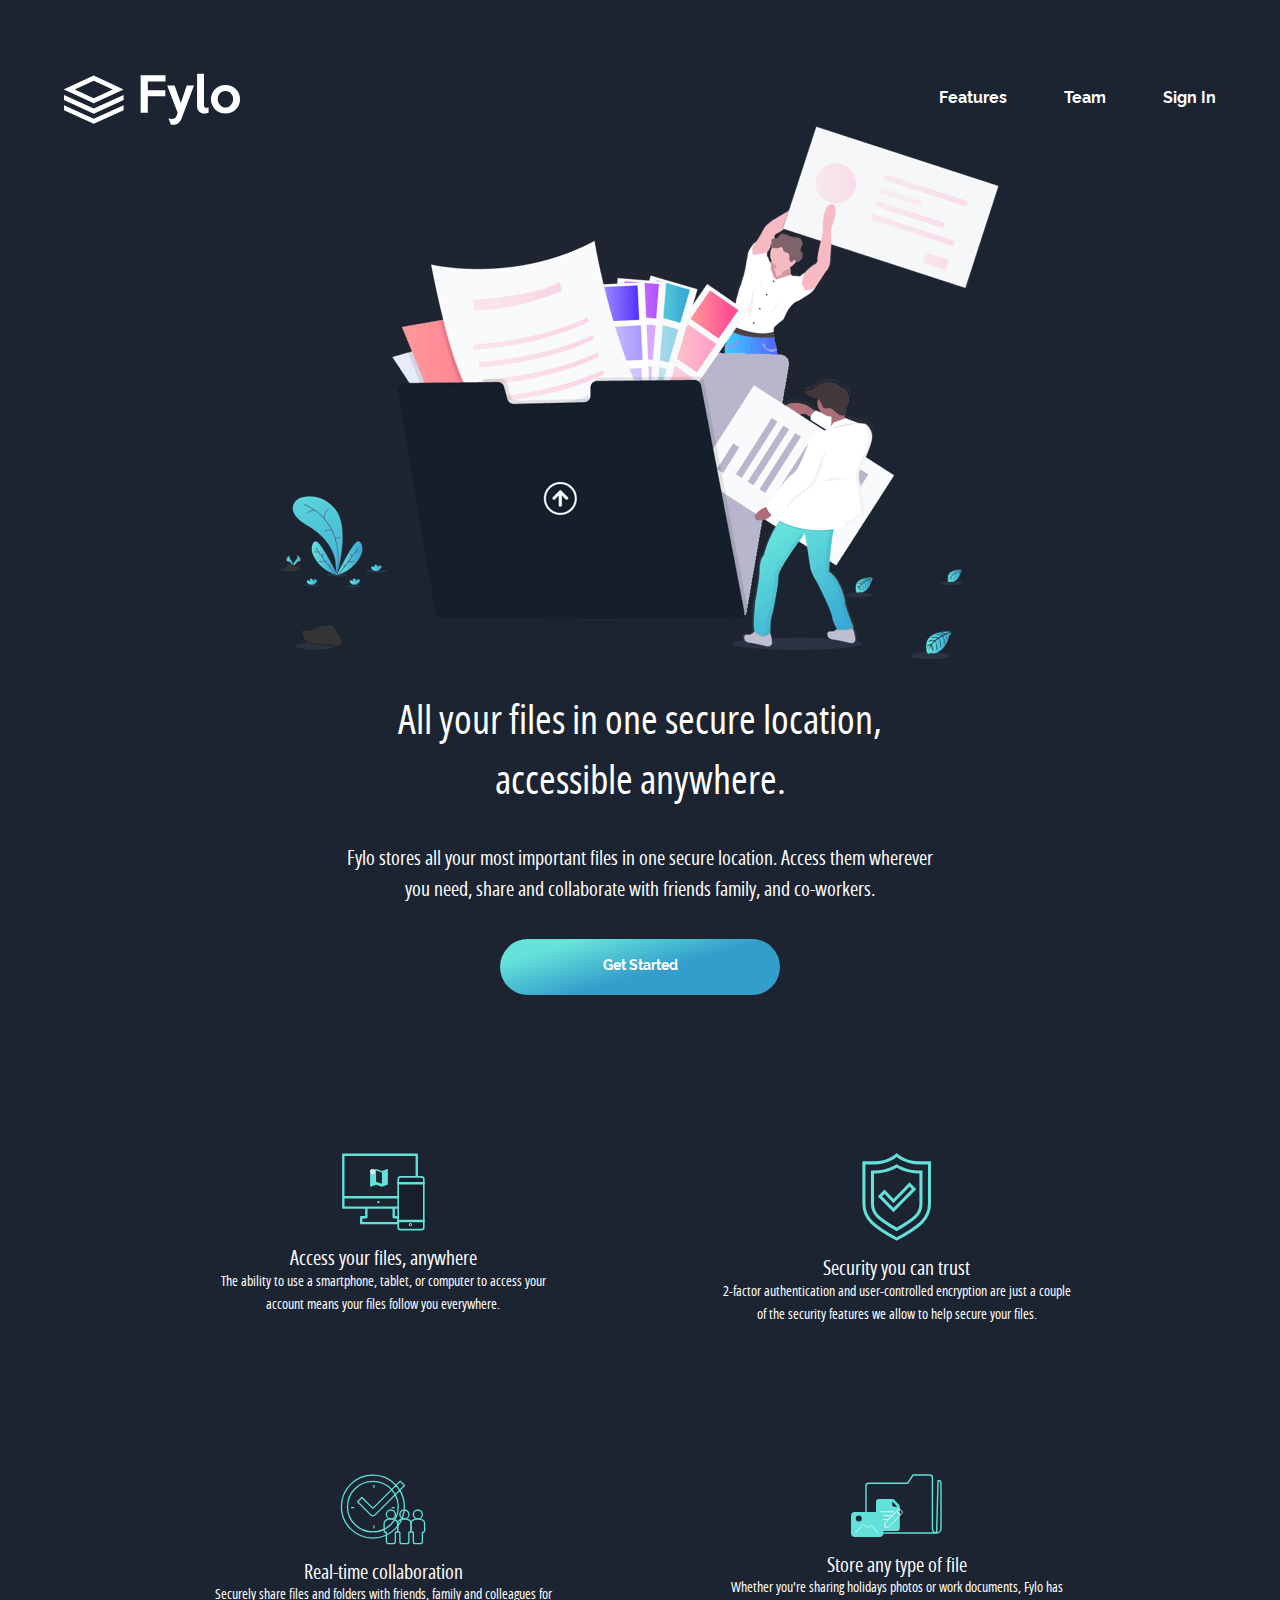
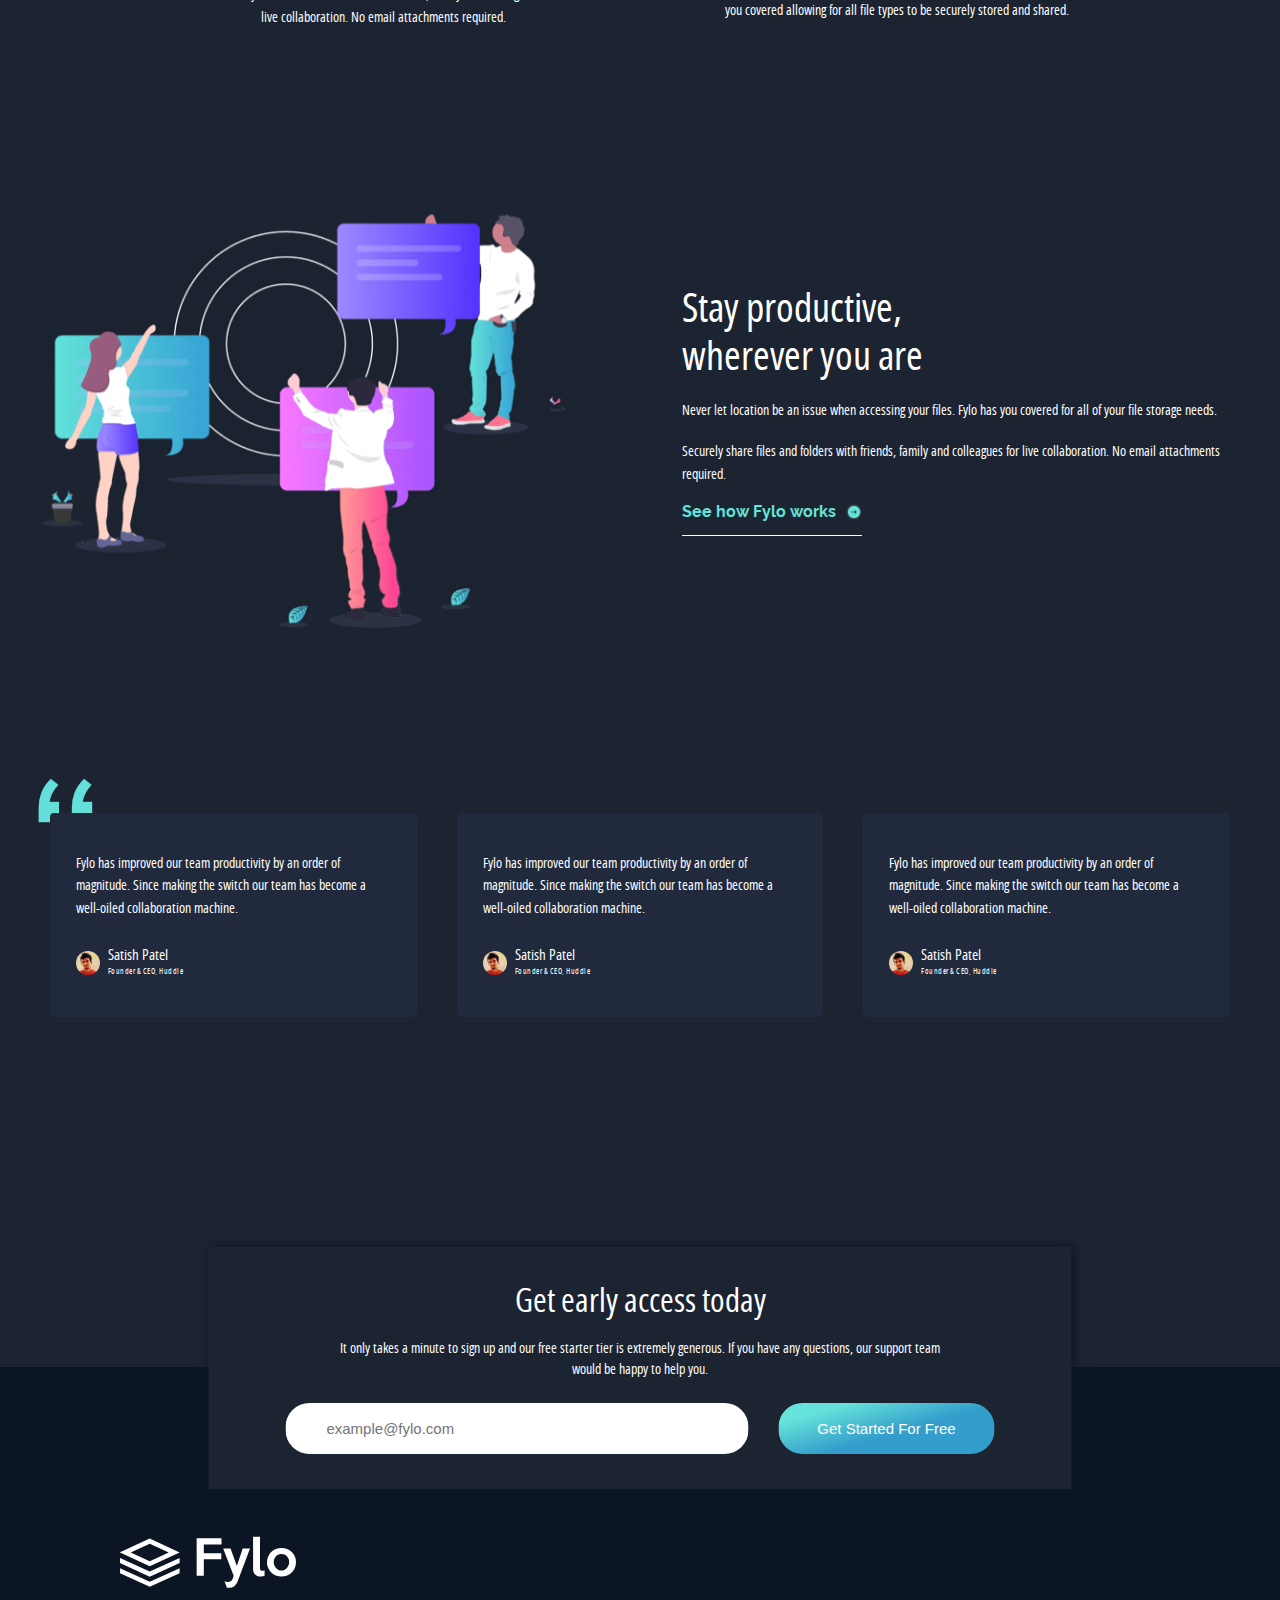
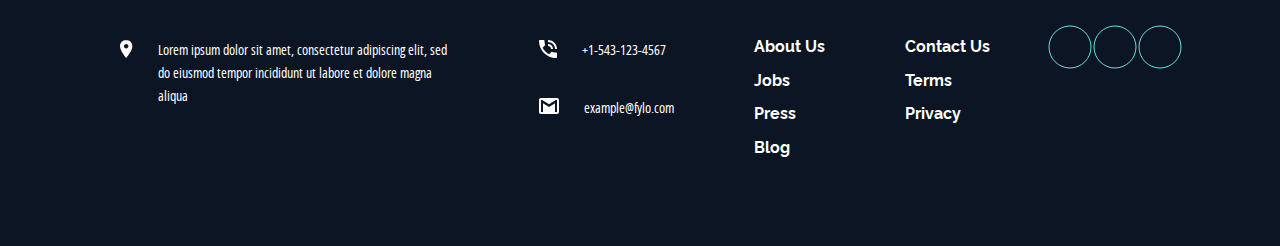
<file: index.html>
<!DOCTYPE html>
<html lang="en">
<head>
  <meta charset="UTF-8">
  <meta name="viewport" content="width=device-width, initial-scale=1.0"> <!-- displays site properly based on user's device -->
  <link rel="icon" type="image/png" sizes="32x32" href="./images/favicon-32x32.png">
  <link rel="stylesheet" href="fonts/stylesheet.css">
  <link rel="stylesheet" href="styles/index.css">
  <link rel="stylesheet" href="https://cdnjs.cloudflare.com/ajax/libs/font-awesome/6.4.0/css/all.min.css" integrity="sha512-iecdLmaskl7CVkqkXNQ/ZH/XLlvWZOJyj7Yy7tcenmpD1ypASozpmT/E0iPtmFIB46ZmdtAc9eNBvH0H/ZpiBw==" crossorigin="anonymous" referrerpolicy="no-referrer" />
  <title>Frontend Mentor | Fylo landing page with dark theme and features grid</title>
</head>
<body>
  <header class="HF_Isize">
    <img class="logo" src="images/logo.svg" alt="#">
    <nav>
      <a href="#" class="links">Features</a>
      <a href="#" class="links">Team</a>
      <a href="#" class="links">Sign In</a>
    </nav>
  </header>
  <main>
    <section class="intro_section">
      <img class="hero" src="images/illustration-intro.png" alt="#">
      <article class="intro_article">
        <h1 class="intro_header">All your files in one secure location,<br> accessible anywhere.</h1>
        <p class="intro_body">Fylo stores all your most important files in one secure location. Access them wherever you need, share and collaborate with friends family, and co-workers.</p>
        <a href="#" class="intro_btn">Get Started</a>
      </article>
    </section>
    <ul class="features">
      <li class="feature">
        <img src="images/icon-access-anywhere.svg" alt="">
        <article class="feature_article">
          <h3>Access your files, anywhere</h3>
          <p>The ability to use a smartphone, tablet, or computer to access your account means your files follow you everywhere.</p>
        </article>
      </li>
      <li class="feature">
        <img src="images/icon-security.svg" alt="">
        <article class="feature_article">
          <h3>Security you can trust</h3>
          <p>2-factor authentication and user-controlled encryption are just a couple of the security features we allow to help secure your files.</p>
        </article>
      </li>
      <li class="feature">
        <img src="images/icon-collaboration.svg" alt="">
        <article class="feature_article">
          <h3>Real-time collaboration</h3>
          <p>Securely share files and folders with friends, family and colleagues for live collaboration. No email attachments required.</p>
        </article>
      </li>
      <li class="feature">
        <img src="images/icon-any-file.svg" alt="">
        <article class="feature_article">
          <h3>Store any type of file</h3>
          <p>Whether you're sharing holidays photos or work documents, Fylo has you covered allowing for all file types to be securely stored and shared.</p>
        </article>
      </li>
    </ul>
    <section class="model">
      <img src="images/illustration-stay-productive.png" alt="">
      <article class="article_model">
        <h2 class="model_header">Stay productive, wherever you are</h2>
        <p class="model_body">Never let location be an issue when accessing your files. Fylo has you covered for all of your file storage needs.</p>
        <p class="model_body">Securely share files and folders with friends, family and colleagues for live collaboration. No email attachments required.</p>
        <div class="btn_conntainer">
          <a href="#"class="model_btn">See how Fylo works</a>
          <svg width="16" height="16" xmlns="http://www.w3.org/2000/svg" xmlns:xlink="http://www.w3.org/1999/xlink"><defs><circle id="b" cx="6" cy="6" r="6"/><filter x="-25%" y="-25%" width="150%" height="150%" filterUnits="objectBoundingBox" id="a"><feOffset in="SourceAlpha" result="shadowOffsetOuter1"/><feGaussianBlur stdDeviation="1" in="shadowOffsetOuter1" result="shadowBlurOuter1"/><feColorMatrix values="0 0 0 0 0.384313725 0 0 0 0 0.878431373 0 0 0 0 0.850980392 0 0 0 0.811141304 0" in="shadowBlurOuter1"/></filter></defs><g fill="none" fill-rule="evenodd"><g transform="translate(2 2)"><use fill="#000" filter="url(#a)" xlink:href="#b"/><use fill="currentColor" xlink:href="#b"/></g><path d="M8.582 6l-.363.35 1.452 1.4H5.333v.5h4.338L8.22 9.65l.363.35 2.074-2z" fill="black"/></g></svg>
        </div>
      </article>
    </section>
    <section class="testomonials">
      <img src="images/bg-quotes.png" alt="">
      <article class="card">
        <p>Fylo has improved our team productivity by an order of magnitude. Since making the switch our team has become a well-oiled collaboration machine.</p>
        <div>
          <img src="images/profile-1.jpg" alt="">
          <address>
            <h4>Satish Patel</h4>
            <p>Founder & CEO, Huddle</p>
          </address>
        </div>
      </article>
      <article class="card">
        <p>Fylo has improved our team productivity by an order of magnitude. Since making the switch our team has become a well-oiled collaboration machine.</p>
        <div>
          <img src="images/profile-1.jpg" alt="">
          <address>
            <h4>Satish Patel</h4>
            <p>Founder & CEO, Huddle</p>
          </address>
        </div>
      </article>
      <article class="card">
        <p>Fylo has improved our team productivity by an order of magnitude. Since making the switch our team has become a well-oiled collaboration machine.</p>
        <div>
          <img src="images/profile-1.jpg" alt="">
          <address>
            <h4>Satish Patel</h4>
            <p>Founder & CEO, Huddle</p>
          </address>
        </div>
      </article>
    </section>
  </main>
  <footer class="HF_Isize">
    <div class="email_section">
      <h2>Get early access today</h2>
      <p>It only takes a minute to sign up and our free starter tier is extremely generous. If you have any questions, our support team would be happy to help you.</p>
      <form action="">
        <input name="email" type="email" placeholder="example@fylo.com" required>
        <button type="submit">Get Started For Free</button>
      </form>
    </div>
    <img src="images/logo.svg" alt="#">
    <div class="contact_container">
      <div class="infos">
        <address>
          <img src="images/icon-location.svg" alt="">
          <p>Lorem ipsum dolor sit amet, consectetur adipiscing elit, sed do eiusmod tempor incididunt ut labore et dolore magna aliqua</p>
        </address>
        <address>
          <img src="images/icon-phone.svg" alt="">
          <p>+1-543-123-4567</p>
        </address>
        <address>
          <img src="images/icon-email.svg" alt="">
          <p>example@fylo.com</p>
        </address>
      </div>
      <div class="social_container">
        <div class="links_list">
          <a href="#" class="links">About Us</a>
          <a href="#" class="links">Jobs</a>
          <a href="#" class="links">Press</a>
          <a href="#" class="links">Blog</a>
        </div>
        <div class="links_list">
          <a href="#" class="links">Contact Us</a>
          <a href="#" class="links">Terms</a>
          <a href="#" class="links">Privacy</a>
        </div>
        <ul class="social_links">
          <li>
            <a href="#">
              <i class="fa-brands fa-facebook-f"></i>
            </a>
          </li>
          <li>
            <a href="#">
              <i class="fa-brands fa-twitter"></i>
            </a>
          </li>
          <li>
            <a href="#">
              <i class="fa-brands fa-instagram"></i>
            </a>
          </li>
        </ul>
      </div>
    </div>
  </footer>
  <script src="script/index.js"></script>
</body>
</html>
</file>
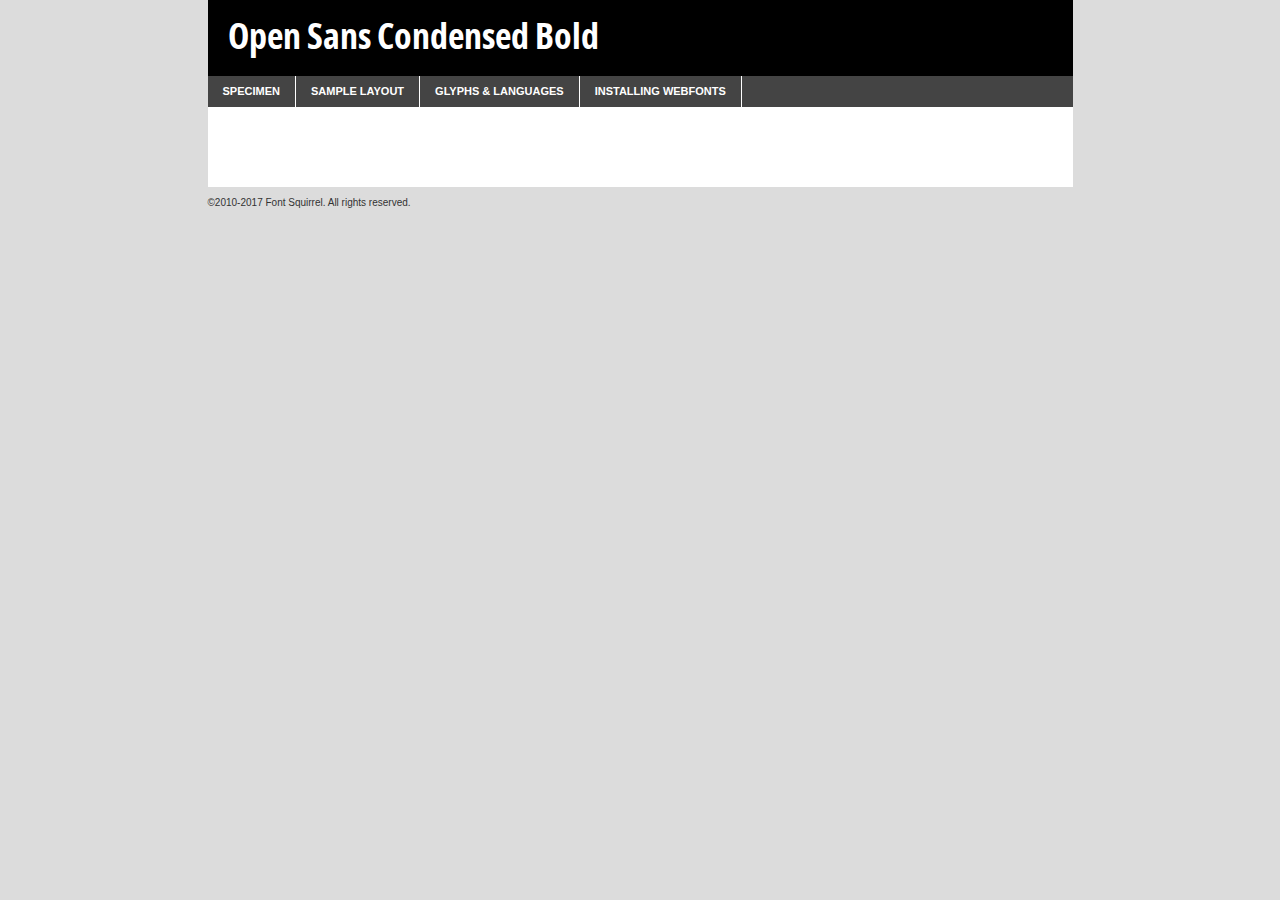
<file: fonts/opensans_condensed-bold-demo.html>
<!DOCTYPE html PUBLIC "-//W3C//DTD XHTML 1.0 Transitional//EN"
        "http://www.w3.org/TR/xhtml1/DTD/xhtml1-transitional.dtd">

<html xmlns="http://www.w3.org/1999/xhtml" xml:lang="en" lang="en">
<head>
    <meta http-equiv="Content-Type" content="text/html; charset=utf-8"/>
    <script src="http://ajax.googleapis.com/ajax/libs/jquery/1.7.2/jquery.min.js" type="text/javascript" charset="utf-8"></script>
    <script type="text/javascript">
		(function($) {
			$.fn.easyTabs = function(option) {
				var param = jQuery.extend({ fadeSpeed: 'fast', defaultContent: 1, activeClass: 'active' }, option);
				$(this).each(function() {
					var thisId = '#' + this.id;
					if ( param.defaultContent == '' )
					{
						param.defaultContent = 1;
					}
					if ( typeof param.defaultContent == 'number' )
					{
						var defaultTab = $(thisId + ' .tabs li:eq(' + (param.defaultContent - 1) + ') a').attr('href').substr(1);
					}
					else
					{
						var defaultTab = param.defaultContent;
					}
					$(thisId + ' .tabs li a').each(function() {
						var tabToHide = $(this).attr('href').substr(1);
						$('#' + tabToHide).addClass('easytabs-tab-content');
					});
					hideAll();
					changeContent(defaultTab);

					function hideAll() {$(thisId + ' .easytabs-tab-content').hide();}

					function changeContent(tabId)
					{
						hideAll();
						$(thisId + ' .tabs li').removeClass(param.activeClass);
						$(thisId + ' .tabs li a[href=#' + tabId + ']').closest('li').addClass(param.activeClass);
						if ( param.fadeSpeed != 'none' )
						{
							$(thisId + ' #' + tabId).fadeIn(param.fadeSpeed);
						}
						else
						{
							$(thisId + ' #' + tabId).show();
						}
					}

					$(thisId + ' .tabs li').click(function() {
						var tabId = $(this).find('a').attr('href').substr(1);
						changeContent(tabId);
						return false;
					});
				});
			}
		})(jQuery);
    </script>
    <link rel="stylesheet" href="specimen_files/specimen_stylesheet.css" type="text/css" charset="utf-8"/>
    <link rel="stylesheet" href="stylesheet.css" type="text/css" charset="utf-8"/>

    <style type="text/css">
        		body {
			font-family: 'open_sans_condensedbold';
        		}

            </style>

    <title>Open Sans Condensed Bold Specimen</title>


    <script type="text/javascript" charset="utf-8">
		$(document).ready(function() {
			$('#container').easyTabs({ defaultContent: 1 });
		});
    </script>
</head>

<body>
<div id="container">
    <div id="header">
		Open Sans Condensed Bold    </div>
    <ul class="tabs">
        <li><a href="#specimen">Specimen</a></li>
        <li><a href="#layout">Sample Layout</a></li>
		        <li><a href="#glyphs">Glyphs &amp; Languages</a></li>
        <li><a href="#installing">Installing Webfonts</a></li>

    </ul>

    <div id="main_content">


        <div id="specimen">

            <div class="section">
                <div class="grid12 firstcol">
                    <div class="huge">AaBb</div>
                </div>
            </div>

            <div class="section">
                <div class="glyph_range">A&#x200B;B&#x200b;C&#x200b;D&#x200b;E&#x200b;F&#x200b;G&#x200b;H&#x200b;I&#x200b;J&#x200b;K&#x200b;L&#x200b;M&#x200b;N&#x200b;O&#x200b;P&#x200b;Q&#x200b;R&#x200b;S&#x200b;T&#x200b;U&#x200b;V&#x200b;W&#x200b;X&#x200b;Y&#x200b;Z&#x200b;a&#x200b;b&#x200b;c&#x200b;d&#x200b;e&#x200b;f&#x200b;g&#x200b;h&#x200b;i&#x200b;j&#x200b;k&#x200b;l&#x200b;m&#x200b;n&#x200b;o&#x200b;p&#x200b;q&#x200b;r&#x200b;s&#x200b;t&#x200b;u&#x200b;v&#x200b;w&#x200b;x&#x200b;y&#x200b;z&#x200b;1&#x200b;2&#x200b;3&#x200b;4&#x200b;5&#x200b;6&#x200b;7&#x200b;8&#x200b;9&#x200b;0&#x200b;&amp;&#x200b;.&#x200b;,&#x200b;?&#x200b;!&#x200b;&#64;&#x200b;(&#x200b;)&#x200b;#&#x200b;$&#x200b;%&#x200b;*&#x200b;+&#x200b;-&#x200b;=&#x200b;:&#x200b;;</div>
            </div>
            <div class="section">
                <div class="grid12 firstcol">
                    <table class="sample_table">
                        <tr>
                            <td>10</td>
                            <td class="size10">abcdefghijklmnopqrstuvwxyzABCDEFGHIJKLMNOPQRSTUVWXYZ0123456789abcdefghijklmnopqrstuvwxyzABCDEFGHIJKLMNOPQRSTUVWXYZ0123456789abcdefghijklmnopqrstuvwxyzABCDEFGHIJKLMNOPQRSTUVWXYZ</td>
                        </tr>
                        <tr>
                            <td>11</td>
                            <td class="size11">abcdefghijklmnopqrstuvwxyzABCDEFGHIJKLMNOPQRSTUVWXYZ0123456789abcdefghijklmnopqrstuvwxyzABCDEFGHIJKLMNOPQRSTUVWXYZ0123456789abcdefghijklmnopqrstuvwxyzABCDEFGHIJKLMNOPQRSTUVWXYZ</td>
                        </tr>
                        <tr>
                            <td>12</td>
                            <td class="size12">abcdefghijklmnopqrstuvwxyzABCDEFGHIJKLMNOPQRSTUVWXYZ0123456789abcdefghijklmnopqrstuvwxyzABCDEFGHIJKLMNOPQRSTUVWXYZ0123456789abcdefghijklmnopqrstuvwxyzABCDEFGHIJKLMNOPQRSTUVWXYZ</td>
                        </tr>
                        <tr>
                            <td>13</td>
                            <td class="size13">abcdefghijklmnopqrstuvwxyzABCDEFGHIJKLMNOPQRSTUVWXYZ0123456789abcdefghijklmnopqrstuvwxyzABCDEFGHIJKLMNOPQRSTUVWXYZ0123456789abcdefghijklmnopqrstuvwxyzABCDEFGHIJKLMNOPQRSTUVWXYZ</td>
                        </tr>
                        <tr>
                            <td>14</td>
                            <td class="size14">abcdefghijklmnopqrstuvwxyzABCDEFGHIJKLMNOPQRSTUVWXYZ0123456789abcdefghijklmnopqrstuvwxyzABCDEFGHIJKLMNOPQRSTUVWXYZ0123456789abcdefghijklmnopqrstuvwxyzABCDEFGHIJKLMNOPQRSTUVWXYZ</td>
                        </tr>
                        <tr>
                            <td>16</td>
                            <td class="size16">abcdefghijklmnopqrstuvwxyzABCDEFGHIJKLMNOPQRSTUVWXYZ0123456789abcdefghijklmnopqrstuvwxyzABCDEFGHIJKLMNOPQRSTUVWXYZ</td>
                        </tr>
                        <tr>
                            <td>18</td>
                            <td class="size18">abcdefghijklmnopqrstuvwxyzABCDEFGHIJKLMNOPQRSTUVWXYZ0123456789abcdefghijklmnopqrstuvwxyzABCDEFGHIJKLMNOPQRSTUVWXYZ</td>
                        </tr>
                        <tr>
                            <td>20</td>
                            <td class="size20">abcdefghijklmnopqrstuvwxyzABCDEFGHIJKLMNOPQRSTUVWXYZ0123456789abcdefghijklmnopqrstuvwxyzABCDEFGHIJKLMNOPQRSTUVWXYZ</td>
                        </tr>
                        <tr>
                            <td>24</td>
                            <td class="size24">abcdefghijklmnopqrstuvwxyzABCDEFGHIJKLMNOPQRSTUVWXYZ0123456789abcdefghijklmnopqrstuvwxyzABCDEFGHIJKLMNOPQRSTUVWXYZ</td>
                        </tr>
                        <tr>
                            <td>30</td>
                            <td class="size30">abcdefghijklmnopqrstuvwxyzABCDEFGHIJKLMNOPQRSTUVWXYZ0123456789abcdefghijklmnopqrstuvwxyzABCDEFGHIJKLMNOPQRSTUVWXYZ</td>
                        </tr>
                        <tr>
                            <td>36</td>
                            <td class="size36">abcdefghijklmnopqrstuvwxyzABCDEFGHIJKLMNOPQRSTUVWXYZ0123456789abcdefghijklmnopqrstuvwxyzABCDEFGHIJKLMNOPQRSTUVWXYZ</td>
                        </tr>
                        <tr>
                            <td>48</td>
                            <td class="size48">abcdefghijklmnopqrstuvwxyzABCDEFGHIJKLMNOPQRSTUVWXYZ0123456789abcdefghijklmnopqrstuvwxyzABCDEFGHIJKLMNOPQRSTUVWXYZ</td>
                        </tr>
                        <tr>
                            <td>60</td>
                            <td class="size60">abcdefghijklmnopqrstuvwxyzABCDEFGHIJKLMNOPQRSTUVWXYZ0123456789abcdefghijklmnopqrstuvwxyzABCDEFGHIJKLMNOPQRSTUVWXYZ</td>
                        </tr>
                        <tr>
                            <td>72</td>
                            <td class="size72">abcdefghijklmnopqrstuvwxyzABCDEFGHIJKLMNOPQRSTUVWXYZ0123456789abcdefghijklmnopqrstuvwxyzABCDEFGHIJKLMNOPQRSTUVWXYZ</td>
                        </tr>
                        <tr>
                            <td>90</td>
                            <td class="size90">abcdefghijklmnopqrstuvwxyzABCDEFGHIJKLMNOPQRSTUVWXYZ0123456789abcdefghijklmnopqrstuvwxyzABCDEFGHIJKLMNOPQRSTUVWXYZ</td>
                        </tr>
                    </table>

                </div>

            </div>


            <div class="section" id="bodycomparison">


                <div id="xheight">
                    <div class="fontbody">&#x25FC;&#x25FC;&#x25FC;&#x25FC;&#x25FC;&#x25FC;&#x25FC;&#x25FC;&#x25FC;&#x25FC;&#x25FC;&#x25FC;&#x25FC;&#x25FC;&#x25FC;&#x25FC;&#x25FC;&#x25FC;&#x25FC;&#x25FC;&#x25FC;&#x25FC;&#x25FC;&#x25FC;&#x25FC;&#x25FC;&#x25FC;&#x25FC;&#x25FC;&#x25FC;&#x25FC;&#x25FC;&#x25FC;&#x25FC;&#x25FC;&#x25FC;&#x25FC;&#x25FC;&#x25FC;&#x25FC;&#x25FC;&#x25FC;&#x25FC;&#x25FC;&#x25FC;&#x25FC;&#x25FC;&#x25FC;&#x25FC;&#x25FC;&#x25FC;&#x25FC;&#x25FC;&#x25FC;&#x25FC;&#x25FC;&#x25FC;&#x25FC;&#x25FC;&#x25FC;&#x25FC;&#x25FC;&#x25FC;&#x25FC;&#x25FC;&#x25FC;&#x25FC;&#x25FC;&#x25FC;&#x25FC;&#x25FC;&#x25FC;&#x25FC;&#x25FC;&#x25FC;&#x25FC;&#x25FC;&#x25FC;&#x25FC;&#x25FC;&#x25FC;&#x25FC;&#x25FC;&#x25FC;&#x25FC;&#x25FC;&#x25FC;&#x25FC;&#x25FC;&#x25FC;&#x25FC;&#x25FC;&#x25FC;&#x25FC;&#x25FC;&#x25FC;&#x25FC;&#x25FC;&#x25FC;body</div>
                    <div class="arialbody">body</div>
                    <div class="verdanabody">body</div>
                    <div class="georgiabody">body</div>
                </div>
                <div class="fontbody" style="z-index:1">
                    body<span>Open Sans Condensed Bold</span>
                </div>
                <div class="arialbody" style="z-index:1">
                    body<span>Arial</span>
                </div>
                <div class="verdanabody" style="z-index:1">
                    body<span>Verdana</span>
                </div>
                <div class="georgiabody" style="z-index:1">
                    body<span>Georgia</span>
                </div>


            </div>


            <div class="section psample psample_row1" id="">

                <div class="grid2 firstcol">
                    <p class="size10"><span>10.</span>Aenean lacinia bibendum nulla sed consectetur. Fusce dapibus, tellus ac cursus commodo, tortor mauris condimentum nibh, ut fermentum massa justo sit amet risus. Nullam id dolor id nibh ultricies vehicula ut id elit. Cum sociis natoque penatibus et magnis dis parturient montes, nascetur ridiculus mus. Nulla vitae elit libero, a pharetra augue.</p>

                </div>
                <div class="grid3">
                    <p class="size11"><span>11.</span>Aenean lacinia bibendum nulla sed consectetur. Fusce dapibus, tellus ac cursus commodo, tortor mauris condimentum nibh, ut fermentum massa justo sit amet risus. Nullam id dolor id nibh ultricies vehicula ut id elit. Cum sociis natoque penatibus et magnis dis parturient montes, nascetur ridiculus mus. Nulla vitae elit libero, a pharetra augue.</p>

                </div>
                <div class="grid3">
                    <p class="size12"><span>12.</span>Aenean lacinia bibendum nulla sed consectetur. Fusce dapibus, tellus ac cursus commodo, tortor mauris condimentum nibh, ut fermentum massa justo sit amet risus. Nullam id dolor id nibh ultricies vehicula ut id elit. Cum sociis natoque penatibus et magnis dis parturient montes, nascetur ridiculus mus. Nulla vitae elit libero, a pharetra augue.</p>

                </div>
                <div class="grid4">
                    <p class="size13"><span>13.</span>Aenean lacinia bibendum nulla sed consectetur. Fusce dapibus, tellus ac cursus commodo, tortor mauris condimentum nibh, ut fermentum massa justo sit amet risus. Nullam id dolor id nibh ultricies vehicula ut id elit. Cum sociis natoque penatibus et magnis dis parturient montes, nascetur ridiculus mus. Nulla vitae elit libero, a pharetra augue.</p>

                </div>
                <div class="white_blend"></div>

            </div>
            <div class="section psample psample_row2" id="">
                <div class="grid3 firstcol">
                    <p class="size14"><span>14.</span>Aenean lacinia bibendum nulla sed consectetur. Fusce dapibus, tellus ac cursus commodo, tortor mauris condimentum nibh, ut fermentum massa justo sit amet risus. Nullam id dolor id nibh ultricies vehicula ut id elit. Cum sociis natoque penatibus et magnis dis parturient montes, nascetur ridiculus mus. Nulla vitae elit libero, a pharetra augue.</p>

                </div>
                <div class="grid4">
                    <p class="size16"><span>16.</span>Aenean lacinia bibendum nulla sed consectetur. Fusce dapibus, tellus ac cursus commodo, tortor mauris condimentum nibh, ut fermentum massa justo sit amet risus. Nullam id dolor id nibh ultricies vehicula ut id elit. Cum sociis natoque penatibus et magnis dis parturient montes, nascetur ridiculus mus. Nulla vitae elit libero, a pharetra augue.</p>

                </div>
                <div class="grid5">
                    <p class="size18"><span>18.</span>Aenean lacinia bibendum nulla sed consectetur. Fusce dapibus, tellus ac cursus commodo, tortor mauris condimentum nibh, ut fermentum massa justo sit amet risus. Nullam id dolor id nibh ultricies vehicula ut id elit. Cum sociis natoque penatibus et magnis dis parturient montes, nascetur ridiculus mus. Nulla vitae elit libero, a pharetra augue.</p>

                </div>

                <div class="white_blend"></div>

            </div>

            <div class="section psample psample_row3" id="">
                <div class="grid5 firstcol">
                    <p class="size20"><span>20.</span>Aenean lacinia bibendum nulla sed consectetur. Fusce dapibus, tellus ac cursus commodo, tortor mauris condimentum nibh, ut fermentum massa justo sit amet risus. Nullam id dolor id nibh ultricies vehicula ut id elit. Cum sociis natoque penatibus et magnis dis parturient montes, nascetur ridiculus mus. Nulla vitae elit libero, a pharetra augue.</p>
                </div>
                <div class="grid7">
                    <p class="size24"><span>24.</span>Aenean lacinia bibendum nulla sed consectetur. Fusce dapibus, tellus ac cursus commodo, tortor mauris condimentum nibh, ut fermentum massa justo sit amet risus. Nullam id dolor id nibh ultricies vehicula ut id elit. Cum sociis natoque penatibus et magnis dis parturient montes, nascetur ridiculus mus. Nulla vitae elit libero, a pharetra augue.</p>
                </div>

                <div class="white_blend"></div>

            </div>

            <div class="section psample psample_row4" id="">
                <div class="grid12 firstcol">
                    <p class="size30"><span>30.</span>Aenean lacinia bibendum nulla sed consectetur. Fusce dapibus, tellus ac cursus commodo, tortor mauris condimentum nibh, ut fermentum massa justo sit amet risus. Nullam id dolor id nibh ultricies vehicula ut id elit. Cum sociis natoque penatibus et magnis dis parturient montes, nascetur ridiculus mus. Nulla vitae elit libero, a pharetra augue.</p>
                </div>
                <div class="white_blend"></div>

            </div>


            <div class="section psample psample_row1 fullreverse">
                <div class="grid2 firstcol">
                    <p class="size10"><span>10.</span>Aenean lacinia bibendum nulla sed consectetur. Fusce dapibus, tellus ac cursus commodo, tortor mauris condimentum nibh, ut fermentum massa justo sit amet risus. Nullam id dolor id nibh ultricies vehicula ut id elit. Cum sociis natoque penatibus et magnis dis parturient montes, nascetur ridiculus mus. Nulla vitae elit libero, a pharetra augue.</p>

                </div>
                <div class="grid3">
                    <p class="size11"><span>11.</span>Aenean lacinia bibendum nulla sed consectetur. Fusce dapibus, tellus ac cursus commodo, tortor mauris condimentum nibh, ut fermentum massa justo sit amet risus. Nullam id dolor id nibh ultricies vehicula ut id elit. Cum sociis natoque penatibus et magnis dis parturient montes, nascetur ridiculus mus. Nulla vitae elit libero, a pharetra augue.</p>

                </div>
                <div class="grid3">
                    <p class="size12"><span>12.</span>Aenean lacinia bibendum nulla sed consectetur. Fusce dapibus, tellus ac cursus commodo, tortor mauris condimentum nibh, ut fermentum massa justo sit amet risus. Nullam id dolor id nibh ultricies vehicula ut id elit. Cum sociis natoque penatibus et magnis dis parturient montes, nascetur ridiculus mus. Nulla vitae elit libero, a pharetra augue.</p>

                </div>
                <div class="grid4">
                    <p class="size13"><span>13.</span>Aenean lacinia bibendum nulla sed consectetur. Fusce dapibus, tellus ac cursus commodo, tortor mauris condimentum nibh, ut fermentum massa justo sit amet risus. Nullam id dolor id nibh ultricies vehicula ut id elit. Cum sociis natoque penatibus et magnis dis parturient montes, nascetur ridiculus mus. Nulla vitae elit libero, a pharetra augue.</p>

                </div>
                <div class="black_blend"></div>

            </div>

            <div class="section psample psample_row2 fullreverse">
                <div class="grid3 firstcol">
                    <p class="size14"><span>14.</span>Aenean lacinia bibendum nulla sed consectetur. Fusce dapibus, tellus ac cursus commodo, tortor mauris condimentum nibh, ut fermentum massa justo sit amet risus. Nullam id dolor id nibh ultricies vehicula ut id elit. Cum sociis natoque penatibus et magnis dis parturient montes, nascetur ridiculus mus. Nulla vitae elit libero, a pharetra augue.</p>

                </div>
                <div class="grid4">
                    <p class="size16"><span>16.</span>Aenean lacinia bibendum nulla sed consectetur. Fusce dapibus, tellus ac cursus commodo, tortor mauris condimentum nibh, ut fermentum massa justo sit amet risus. Nullam id dolor id nibh ultricies vehicula ut id elit. Cum sociis natoque penatibus et magnis dis parturient montes, nascetur ridiculus mus. Nulla vitae elit libero, a pharetra augue.</p>

                </div>
                <div class="grid5">
                    <p class="size18"><span>18.</span>Aenean lacinia bibendum nulla sed consectetur. Fusce dapibus, tellus ac cursus commodo, tortor mauris condimentum nibh, ut fermentum massa justo sit amet risus. Nullam id dolor id nibh ultricies vehicula ut id elit. Cum sociis natoque penatibus et magnis dis parturient montes, nascetur ridiculus mus. Nulla vitae elit libero, a pharetra augue.</p>

                </div>
                <div class="black_blend"></div>

            </div>

            <div class="section psample fullreverse psample_row3" id="">
                <div class="grid5 firstcol">
                    <p class="size20"><span>20.</span>Aenean lacinia bibendum nulla sed consectetur. Fusce dapibus, tellus ac cursus commodo, tortor mauris condimentum nibh, ut fermentum massa justo sit amet risus. Nullam id dolor id nibh ultricies vehicula ut id elit. Cum sociis natoque penatibus et magnis dis parturient montes, nascetur ridiculus mus. Nulla vitae elit libero, a pharetra augue.</p>
                </div>
                <div class="grid7">
                    <p class="size24"><span>24.</span>Aenean lacinia bibendum nulla sed consectetur. Fusce dapibus, tellus ac cursus commodo, tortor mauris condimentum nibh, ut fermentum massa justo sit amet risus. Nullam id dolor id nibh ultricies vehicula ut id elit. Cum sociis natoque penatibus et magnis dis parturient montes, nascetur ridiculus mus. Nulla vitae elit libero, a pharetra augue.</p>
                </div>

                <div class="black_blend"></div>

            </div>

            <div class="section psample fullreverse psample_row4" id="" style="border-bottom: 20px #000 solid;">
                <div class="grid12 firstcol">
                    <p class="size30"><span>30.</span>Aenean lacinia bibendum nulla sed consectetur. Fusce dapibus, tellus ac cursus commodo, tortor mauris condimentum nibh, ut fermentum massa justo sit amet risus. Nullam id dolor id nibh ultricies vehicula ut id elit. Cum sociis natoque penatibus et magnis dis parturient montes, nascetur ridiculus mus. Nulla vitae elit libero, a pharetra augue.</p>
                </div>
                <div class="black_blend"></div>

            </div>


        </div>

        <div id="layout">

            <div class="section">

                <div class="grid12 firstcol">
                    <h1>Lorem Ipsum Dolor</h1>
                    <h2>Etiam porta sem malesuada magna mollis euismod</h2>

                    <p class="byline">By <a href="#link">Aenean Lacinia</a></p>
                </div>
            </div>
            <div class="section">
                <div class="grid8 firstcol">
                    <p class="large">Donec sed odio dui. Morbi leo risus, porta ac consectetur ac, vestibulum at eros. Fusce dapibus, tellus ac cursus commodo, tortor mauris condimentum nibh, ut fermentum massa justo sit amet risus. </p>


                    <h3>Pellentesque ornare sem</h3>

                    <p>Maecenas sed diam eget risus varius blandit sit amet non magna. Maecenas faucibus mollis interdum. Donec ullamcorper nulla non metus auctor fringilla. Nullam id dolor id nibh ultricies vehicula ut id elit. Nullam id dolor id nibh ultricies vehicula ut id elit. </p>

                    <p>Aenean eu leo quam. Pellentesque ornare sem lacinia quam venenatis vestibulum. Lorem ipsum dolor sit amet, consectetur adipiscing elit. Cum sociis natoque penatibus et magnis dis parturient montes, nascetur ridiculus mus. </p>

                    <p>Nulla vitae elit libero, a pharetra augue. Praesent commodo cursus magna, vel scelerisque nisl consectetur et. Aenean lacinia bibendum nulla sed consectetur. </p>

                    <p>Nullam quis risus eget urna mollis ornare vel eu leo. Nullam quis risus eget urna mollis ornare vel eu leo. Maecenas sed diam eget risus varius blandit sit amet non magna. Donec ullamcorper nulla non metus auctor fringilla. </p>

                    <h3>Cras mattis consectetur</h3>

                    <p>Aenean eu leo quam. Pellentesque ornare sem lacinia quam venenatis vestibulum. Aenean lacinia bibendum nulla sed consectetur. Integer posuere erat a ante venenatis dapibus posuere velit aliquet. Cras mattis consectetur purus sit amet fermentum. </p>

                    <p>Nullam id dolor id nibh ultricies vehicula ut id elit. Nullam quis risus eget urna mollis ornare vel eu leo. Cras mattis consectetur purus sit amet fermentum.</p>
                </div>

                <div class="grid4 sidebar">

                    <div class="box reverse">
                        <p class="last">Nullam quis risus eget urna mollis ornare vel eu leo. Donec ullamcorper nulla non metus auctor fringilla. Cras mattis consectetur purus sit amet fermentum. Sed posuere consectetur est at lobortis. Lorem ipsum dolor sit amet, consectetur adipiscing elit. </p>
                    </div>

                    <p class="caption">Maecenas sed diam eget risus varius.</p>

                    <p>Vestibulum id ligula porta felis euismod semper. Integer posuere erat a ante venenatis dapibus posuere velit aliquet. Vestibulum id ligula porta felis euismod semper. Sed posuere consectetur est at lobortis. Maecenas sed diam eget risus varius blandit sit amet non magna. Fusce dapibus, tellus ac cursus commodo, tortor mauris condimentum nibh, ut fermentum massa justo sit amet risus. </p>


                    <p>Duis mollis, est non commodo luctus, nisi erat porttitor ligula, eget lacinia odio sem nec elit. Aenean lacinia bibendum nulla sed consectetur. Vivamus sagittis lacus vel augue laoreet rutrum faucibus dolor auctor. Aenean lacinia bibendum nulla sed consectetur. Nullam quis risus eget urna mollis ornare vel eu leo. </p>

                    <p>Praesent commodo cursus magna, vel scelerisque nisl consectetur et. Donec ullamcorper nulla non metus auctor fringilla. Maecenas faucibus mollis interdum. Fusce dapibus, tellus ac cursus commodo, tortor mauris condimentum nibh, ut fermentum massa justo sit amet risus. </p>

                </div>
            </div>

        </div>


		

        <div id="glyphs">
            <div class="section">
                <div class="grid12 firstcol">

                    <h1>Language Support</h1>
                    <p>The subset of Open Sans Condensed Bold in this kit supports the following languages:<br/>

						Albanian, Basque, Breton, Chamorro, Danish, Dutch, English, Faroese, Finnish, French, Frisian, Galician, German, Icelandic, Italian, Malagasy, Norwegian, Portuguese, Spanish, Alsatian, Aragonese, Arapaho, Arrernte, Asturian, Aymara, Bislama, Cebuano, Corsican, Fijian, French_creole, Genoese, Gilbertese, Greenlandic, Haitian_creole, Hiligaynon, Hmong, Hopi, Ibanag, Iloko_ilokano, Indonesian, Interglossa_glosa, Interlingua, Irish_gaelic, Jerriais, Lojban, Lombard, Luxembourgeois, Manx, Mohawk, Norfolk_pitcairnese, Occitan, Oromo, Pangasinan, Papiamento, Piedmontese, Potawatomi, Rhaeto-romance, Romansh, Rotokas, Sami_lule, Samoan, Sardinian, Scots_gaelic, Seychelles_creole, Shona, Sicilian, Somali, Southern_ndebele, Swahili, Swati_swazi, Tagalog_filipino_pilipino, Tetum, Tok_pisin, Uyghur_latinized, Volapuk, Walloon, Warlpiri, Xhosa, Yapese, Zulu, Latinbasic, Ubasic, Demo                    </p>
                    <h1>Glyph Chart</h1>
                    <p>The subset of Open Sans Condensed Bold in this kit includes all the glyphs listed below. Unicode entities are included above each glyph to help you insert individual characters into your layout.</p>
                    <div id="glyph_chart">

																																	                                <div><p>&amp;#13;</p>&#13;</div>
																				                                <div><p>&amp;#32;</p>&#32;</div>
																				                                <div><p>&amp;#33;</p>&#33;</div>
																				                                <div><p>&amp;#34;</p>&#34;</div>
																				                                <div><p>&amp;#35;</p>&#35;</div>
																				                                <div><p>&amp;#36;</p>&#36;</div>
																				                                <div><p>&amp;#37;</p>&#37;</div>
																				                                <div><p>&amp;#38;</p>&#38;</div>
																				                                <div><p>&amp;#39;</p>&#39;</div>
																				                                <div><p>&amp;#40;</p>&#40;</div>
																				                                <div><p>&amp;#41;</p>&#41;</div>
																				                                <div><p>&amp;#42;</p>&#42;</div>
																				                                <div><p>&amp;#43;</p>&#43;</div>
																				                                <div><p>&amp;#44;</p>&#44;</div>
																				                                <div><p>&amp;#45;</p>&#45;</div>
																				                                <div><p>&amp;#46;</p>&#46;</div>
																				                                <div><p>&amp;#47;</p>&#47;</div>
																				                                <div><p>&amp;#48;</p>&#48;</div>
																				                                <div><p>&amp;#49;</p>&#49;</div>
																				                                <div><p>&amp;#50;</p>&#50;</div>
																				                                <div><p>&amp;#51;</p>&#51;</div>
																				                                <div><p>&amp;#52;</p>&#52;</div>
																				                                <div><p>&amp;#53;</p>&#53;</div>
																				                                <div><p>&amp;#54;</p>&#54;</div>
																				                                <div><p>&amp;#55;</p>&#55;</div>
																				                                <div><p>&amp;#56;</p>&#56;</div>
																				                                <div><p>&amp;#57;</p>&#57;</div>
																				                                <div><p>&amp;#58;</p>&#58;</div>
																				                                <div><p>&amp;#59;</p>&#59;</div>
																				                                <div><p>&amp;#60;</p>&#60;</div>
																				                                <div><p>&amp;#61;</p>&#61;</div>
																				                                <div><p>&amp;#62;</p>&#62;</div>
																				                                <div><p>&amp;#63;</p>&#63;</div>
																				                                <div><p>&amp;#64;</p>&#64;</div>
																				                                <div><p>&amp;#65;</p>&#65;</div>
																				                                <div><p>&amp;#66;</p>&#66;</div>
																				                                <div><p>&amp;#67;</p>&#67;</div>
																				                                <div><p>&amp;#68;</p>&#68;</div>
																				                                <div><p>&amp;#69;</p>&#69;</div>
																				                                <div><p>&amp;#70;</p>&#70;</div>
																				                                <div><p>&amp;#71;</p>&#71;</div>
																				                                <div><p>&amp;#72;</p>&#72;</div>
																				                                <div><p>&amp;#73;</p>&#73;</div>
																				                                <div><p>&amp;#74;</p>&#74;</div>
																				                                <div><p>&amp;#75;</p>&#75;</div>
																				                                <div><p>&amp;#76;</p>&#76;</div>
																				                                <div><p>&amp;#77;</p>&#77;</div>
																				                                <div><p>&amp;#78;</p>&#78;</div>
																				                                <div><p>&amp;#79;</p>&#79;</div>
																				                                <div><p>&amp;#80;</p>&#80;</div>
																				                                <div><p>&amp;#81;</p>&#81;</div>
																				                                <div><p>&amp;#82;</p>&#82;</div>
																				                                <div><p>&amp;#83;</p>&#83;</div>
																				                                <div><p>&amp;#84;</p>&#84;</div>
																				                                <div><p>&amp;#85;</p>&#85;</div>
																				                                <div><p>&amp;#86;</p>&#86;</div>
																				                                <div><p>&amp;#87;</p>&#87;</div>
																				                                <div><p>&amp;#88;</p>&#88;</div>
																				                                <div><p>&amp;#89;</p>&#89;</div>
																				                                <div><p>&amp;#90;</p>&#90;</div>
																				                                <div><p>&amp;#91;</p>&#91;</div>
																				                                <div><p>&amp;#92;</p>&#92;</div>
																				                                <div><p>&amp;#93;</p>&#93;</div>
																				                                <div><p>&amp;#94;</p>&#94;</div>
																				                                <div><p>&amp;#95;</p>&#95;</div>
																				                                <div><p>&amp;#96;</p>&#96;</div>
																				                                <div><p>&amp;#97;</p>&#97;</div>
																				                                <div><p>&amp;#98;</p>&#98;</div>
																				                                <div><p>&amp;#99;</p>&#99;</div>
																				                                <div><p>&amp;#100;</p>&#100;</div>
																				                                <div><p>&amp;#101;</p>&#101;</div>
																				                                <div><p>&amp;#102;</p>&#102;</div>
																				                                <div><p>&amp;#103;</p>&#103;</div>
																				                                <div><p>&amp;#104;</p>&#104;</div>
																				                                <div><p>&amp;#105;</p>&#105;</div>
																				                                <div><p>&amp;#106;</p>&#106;</div>
																				                                <div><p>&amp;#107;</p>&#107;</div>
																				                                <div><p>&amp;#108;</p>&#108;</div>
																				                                <div><p>&amp;#109;</p>&#109;</div>
																				                                <div><p>&amp;#110;</p>&#110;</div>
																				                                <div><p>&amp;#111;</p>&#111;</div>
																				                                <div><p>&amp;#112;</p>&#112;</div>
																				                                <div><p>&amp;#113;</p>&#113;</div>
																				                                <div><p>&amp;#114;</p>&#114;</div>
																				                                <div><p>&amp;#115;</p>&#115;</div>
																				                                <div><p>&amp;#116;</p>&#116;</div>
																				                                <div><p>&amp;#117;</p>&#117;</div>
																				                                <div><p>&amp;#118;</p>&#118;</div>
																				                                <div><p>&amp;#119;</p>&#119;</div>
																				                                <div><p>&amp;#120;</p>&#120;</div>
																				                                <div><p>&amp;#121;</p>&#121;</div>
																				                                <div><p>&amp;#122;</p>&#122;</div>
																				                                <div><p>&amp;#123;</p>&#123;</div>
																				                                <div><p>&amp;#124;</p>&#124;</div>
																				                                <div><p>&amp;#125;</p>&#125;</div>
																				                                <div><p>&amp;#126;</p>&#126;</div>
																				                                <div><p>&amp;#160;</p>&#160;</div>
																				                                <div><p>&amp;#161;</p>&#161;</div>
																				                                <div><p>&amp;#162;</p>&#162;</div>
																				                                <div><p>&amp;#163;</p>&#163;</div>
																				                                <div><p>&amp;#164;</p>&#164;</div>
																				                                <div><p>&amp;#165;</p>&#165;</div>
																				                                <div><p>&amp;#166;</p>&#166;</div>
																				                                <div><p>&amp;#167;</p>&#167;</div>
																				                                <div><p>&amp;#168;</p>&#168;</div>
																				                                <div><p>&amp;#169;</p>&#169;</div>
																				                                <div><p>&amp;#170;</p>&#170;</div>
																				                                <div><p>&amp;#171;</p>&#171;</div>
																				                                <div><p>&amp;#172;</p>&#172;</div>
																				                                <div><p>&amp;#173;</p>&#173;</div>
																				                                <div><p>&amp;#174;</p>&#174;</div>
																				                                <div><p>&amp;#175;</p>&#175;</div>
																				                                <div><p>&amp;#176;</p>&#176;</div>
																				                                <div><p>&amp;#177;</p>&#177;</div>
																				                                <div><p>&amp;#178;</p>&#178;</div>
																				                                <div><p>&amp;#179;</p>&#179;</div>
																				                                <div><p>&amp;#180;</p>&#180;</div>
																				                                <div><p>&amp;#181;</p>&#181;</div>
																				                                <div><p>&amp;#182;</p>&#182;</div>
																				                                <div><p>&amp;#183;</p>&#183;</div>
																				                                <div><p>&amp;#184;</p>&#184;</div>
																				                                <div><p>&amp;#185;</p>&#185;</div>
																				                                <div><p>&amp;#186;</p>&#186;</div>
																				                                <div><p>&amp;#187;</p>&#187;</div>
																				                                <div><p>&amp;#188;</p>&#188;</div>
																				                                <div><p>&amp;#189;</p>&#189;</div>
																				                                <div><p>&amp;#190;</p>&#190;</div>
																				                                <div><p>&amp;#191;</p>&#191;</div>
																				                                <div><p>&amp;#192;</p>&#192;</div>
																				                                <div><p>&amp;#193;</p>&#193;</div>
																				                                <div><p>&amp;#194;</p>&#194;</div>
																				                                <div><p>&amp;#195;</p>&#195;</div>
																				                                <div><p>&amp;#196;</p>&#196;</div>
																				                                <div><p>&amp;#197;</p>&#197;</div>
																				                                <div><p>&amp;#198;</p>&#198;</div>
																				                                <div><p>&amp;#199;</p>&#199;</div>
																				                                <div><p>&amp;#200;</p>&#200;</div>
																				                                <div><p>&amp;#201;</p>&#201;</div>
																				                                <div><p>&amp;#202;</p>&#202;</div>
																				                                <div><p>&amp;#203;</p>&#203;</div>
																				                                <div><p>&amp;#204;</p>&#204;</div>
																				                                <div><p>&amp;#205;</p>&#205;</div>
																				                                <div><p>&amp;#206;</p>&#206;</div>
																				                                <div><p>&amp;#207;</p>&#207;</div>
																				                                <div><p>&amp;#208;</p>&#208;</div>
																				                                <div><p>&amp;#209;</p>&#209;</div>
																				                                <div><p>&amp;#210;</p>&#210;</div>
																				                                <div><p>&amp;#211;</p>&#211;</div>
																				                                <div><p>&amp;#212;</p>&#212;</div>
																				                                <div><p>&amp;#213;</p>&#213;</div>
																				                                <div><p>&amp;#214;</p>&#214;</div>
																				                                <div><p>&amp;#215;</p>&#215;</div>
																				                                <div><p>&amp;#216;</p>&#216;</div>
																				                                <div><p>&amp;#217;</p>&#217;</div>
																				                                <div><p>&amp;#218;</p>&#218;</div>
																				                                <div><p>&amp;#219;</p>&#219;</div>
																				                                <div><p>&amp;#220;</p>&#220;</div>
																				                                <div><p>&amp;#221;</p>&#221;</div>
																				                                <div><p>&amp;#222;</p>&#222;</div>
																				                                <div><p>&amp;#223;</p>&#223;</div>
																				                                <div><p>&amp;#224;</p>&#224;</div>
																				                                <div><p>&amp;#225;</p>&#225;</div>
																				                                <div><p>&amp;#226;</p>&#226;</div>
																				                                <div><p>&amp;#227;</p>&#227;</div>
																				                                <div><p>&amp;#228;</p>&#228;</div>
																				                                <div><p>&amp;#229;</p>&#229;</div>
																				                                <div><p>&amp;#230;</p>&#230;</div>
																				                                <div><p>&amp;#231;</p>&#231;</div>
																				                                <div><p>&amp;#232;</p>&#232;</div>
																				                                <div><p>&amp;#233;</p>&#233;</div>
																				                                <div><p>&amp;#234;</p>&#234;</div>
																				                                <div><p>&amp;#235;</p>&#235;</div>
																				                                <div><p>&amp;#236;</p>&#236;</div>
																				                                <div><p>&amp;#237;</p>&#237;</div>
																				                                <div><p>&amp;#238;</p>&#238;</div>
																				                                <div><p>&amp;#239;</p>&#239;</div>
																				                                <div><p>&amp;#240;</p>&#240;</div>
																				                                <div><p>&amp;#241;</p>&#241;</div>
																				                                <div><p>&amp;#242;</p>&#242;</div>
																				                                <div><p>&amp;#243;</p>&#243;</div>
																				                                <div><p>&amp;#244;</p>&#244;</div>
																				                                <div><p>&amp;#245;</p>&#245;</div>
																				                                <div><p>&amp;#246;</p>&#246;</div>
																				                                <div><p>&amp;#247;</p>&#247;</div>
																				                                <div><p>&amp;#248;</p>&#248;</div>
																				                                <div><p>&amp;#249;</p>&#249;</div>
																				                                <div><p>&amp;#250;</p>&#250;</div>
																				                                <div><p>&amp;#251;</p>&#251;</div>
																				                                <div><p>&amp;#252;</p>&#252;</div>
																				                                <div><p>&amp;#253;</p>&#253;</div>
																				                                <div><p>&amp;#254;</p>&#254;</div>
																				                                <div><p>&amp;#255;</p>&#255;</div>
																				                                <div><p>&amp;#338;</p>&#338;</div>
																				                                <div><p>&amp;#339;</p>&#339;</div>
																				                                <div><p>&amp;#376;</p>&#376;</div>
																				                                <div><p>&amp;#710;</p>&#710;</div>
																				                                <div><p>&amp;#732;</p>&#732;</div>
																				                                <div><p>&amp;#8192;</p>&#8192;</div>
																				                                <div><p>&amp;#8193;</p>&#8193;</div>
																				                                <div><p>&amp;#8194;</p>&#8194;</div>
																				                                <div><p>&amp;#8195;</p>&#8195;</div>
																				                                <div><p>&amp;#8196;</p>&#8196;</div>
																				                                <div><p>&amp;#8197;</p>&#8197;</div>
																				                                <div><p>&amp;#8198;</p>&#8198;</div>
																				                                <div><p>&amp;#8199;</p>&#8199;</div>
																				                                <div><p>&amp;#8200;</p>&#8200;</div>
																				                                <div><p>&amp;#8201;</p>&#8201;</div>
																				                                <div><p>&amp;#8202;</p>&#8202;</div>
																				                                <div><p>&amp;#8208;</p>&#8208;</div>
																				                                <div><p>&amp;#8209;</p>&#8209;</div>
																				                                <div><p>&amp;#8210;</p>&#8210;</div>
																				                                <div><p>&amp;#8211;</p>&#8211;</div>
																				                                <div><p>&amp;#8212;</p>&#8212;</div>
																				                                <div><p>&amp;#8216;</p>&#8216;</div>
																				                                <div><p>&amp;#8217;</p>&#8217;</div>
																				                                <div><p>&amp;#8218;</p>&#8218;</div>
																				                                <div><p>&amp;#8220;</p>&#8220;</div>
																				                                <div><p>&amp;#8221;</p>&#8221;</div>
																				                                <div><p>&amp;#8222;</p>&#8222;</div>
																				                                <div><p>&amp;#8226;</p>&#8226;</div>
																				                                <div><p>&amp;#8230;</p>&#8230;</div>
																				                                <div><p>&amp;#8239;</p>&#8239;</div>
																				                                <div><p>&amp;#8249;</p>&#8249;</div>
																				                                <div><p>&amp;#8250;</p>&#8250;</div>
																				                                <div><p>&amp;#8287;</p>&#8287;</div>
																				                                <div><p>&amp;#8364;</p>&#8364;</div>
																				                                <div><p>&amp;#8482;</p>&#8482;</div>
																				                                <div><p>&amp;#9724;</p>&#9724;</div>
																				                                <div><p>&amp;#64257;</p>&#64257;</div>
																				                                <div><p>&amp;#64258;</p>&#64258;</div>
																				                                <div><p>&amp;#64259;</p>&#64259;</div>
																				                                <div><p>&amp;#64260;</p>&#64260;</div>
																																																										                    </div>
                </div>


            </div>
        </div>


        <div id="specs">

        </div>

        <div id="installing">
            <div class="section">
                <div class="grid7 firstcol">
                    <h1>Installing Webfonts</h1>

                    <p>Webfonts are supported by all major browser platforms but not all in the same way. There are currently four different font formats that must be included in order to target all browsers. This includes TTF, WOFF, EOT and SVG.</p>

                    <h2>1. Upload your webfonts</h2>
                    <p>You must upload your webfont kit to your website. They should be in or near the same directory as your CSS files.</p>

                    <h2>2. Include the webfont stylesheet</h2>
                    <p>A special CSS @font-face declaration helps the various browsers select the appropriate font it needs without causing you a bunch of headaches. Learn more about this syntax by reading the <a href="https://www.fontspring.com/blog/further-hardening-of-the-bulletproof-syntax">Fontspring blog post</a> about it. The code for it is as follows:</p>


                    <code>
                        @font-face{
                        font-family: 'MyWebFont';
                        src: url('WebFont.eot');
                        src: url('WebFont.eot?#iefix') format('embedded-opentype'),
                        url('WebFont.woff') format('woff'),
                        url('WebFont.ttf') format('truetype'),
                        url('WebFont.svg#webfont') format('svg');
                        }
                    </code>

                    <p>We've already gone ahead and generated the code for you. All you have to do is link to the stylesheet in your HTML, like this:</p>
                    <code>&lt;link rel=&quot;stylesheet&quot; href=&quot;stylesheet.css&quot; type=&quot;text/css&quot; charset=&quot;utf-8&quot; /&gt;</code>

                    <h2>3. Modify your own stylesheet</h2>
                    <p>To take advantage of your new fonts, you must tell your stylesheet to use them. Look at the original @font-face declaration above and find the property called "font-family." The name linked there will be what you use to reference the font. Prepend that webfont name to the font stack in the "font-family" property, inside the selector you want to change. For example:</p>
                    <code>p { font-family: 'WebFont', Arial, sans-serif; }</code>

                    <h2>4. Test</h2>
                    <p>Getting webfonts to work cross-browser <em>can</em> be tricky. Use the information in the sidebar to help you if you find that fonts aren't loading in a particular browser.</p>
                </div>

                <div class="grid5 sidebar">
                    <div class="box">
                        <h2>Troubleshooting<br/>Font-Face Problems</h2>
                        <p>Having trouble getting your webfonts to load in your new website? Here are some tips to sort out what might be the problem.</p>

                        <h3>Fonts not showing in any browser</h3>

                        <p>This sounds like you need to work on the plumbing. You either did not upload the fonts to the correct directory, or you did not link the fonts properly in the CSS. If you've confirmed that all this is correct and you still have a problem, take a look at your .htaccess file and see if requests are getting intercepted.</p>

                        <h3>Fonts not loading in iPhone or iPad</h3>

                        <p>The most common problem here is that you are serving the fonts from an IIS server. IIS refuses to serve files that have unknown MIME types. If that is the case, you must set the MIME type for SVG to "image/svg+xml" in the server settings. Follow these instructions from Microsoft if you need help.</p>

                        <h3>Fonts not loading in Firefox</h3>

                        <p>The primary reason for this failure? You are still using a version Firefox older than 3.5. So upgrade already! If that isn't it, then you are very likely serving fonts from a different domain. Firefox requires that all font assets be served from the same domain. Lastly it is possible that you need to add WOFF to your list of MIME types (if you are serving via IIS.)</p>

                        <h3>Fonts not loading in IE</h3>

                        <p>Are you looking at Internet Explorer on an actual Windows machine or are you cheating by using a service like Adobe BrowserLab? Many of these screenshot services do not render @font-face for IE. Best to test it on a real machine.</p>

                        <h3>Fonts not loading in IE9</h3>

                        <p>IE9, like Firefox, requires that fonts be served from the same domain as the website. Make sure that is the case.</p>
                    </div>
                </div>
            </div>

        </div>

    </div>
    <div id="footer">
        <p>&copy;2010-2017 Font Squirrel. All rights reserved.</p>
    </div>
</div>
</body>
</html>
</file>
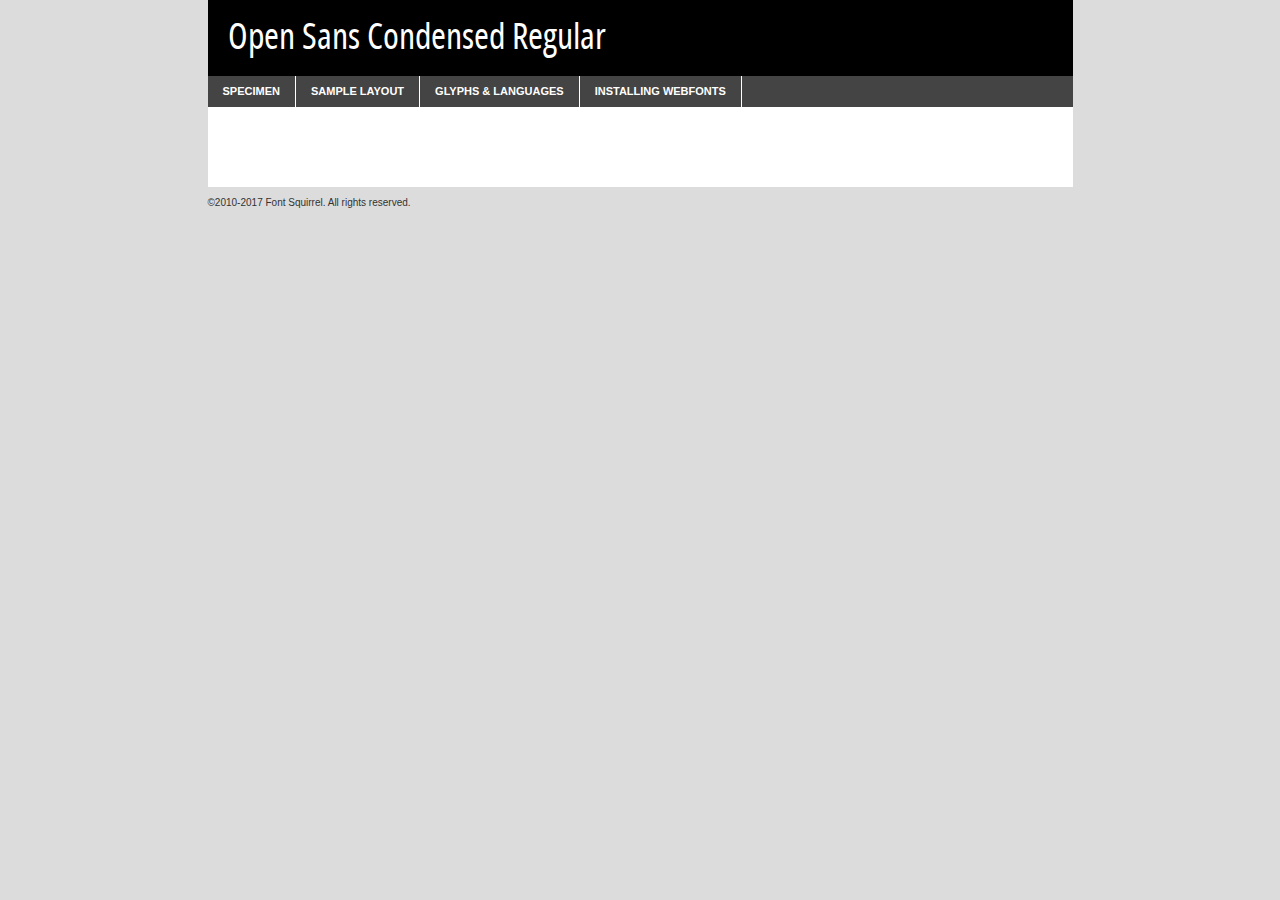
<file: fonts/opensans_condensed-regular-demo.html>
<!DOCTYPE html PUBLIC "-//W3C//DTD XHTML 1.0 Transitional//EN"
        "http://www.w3.org/TR/xhtml1/DTD/xhtml1-transitional.dtd">

<html xmlns="http://www.w3.org/1999/xhtml" xml:lang="en" lang="en">
<head>
    <meta http-equiv="Content-Type" content="text/html; charset=utf-8"/>
    <script src="http://ajax.googleapis.com/ajax/libs/jquery/1.7.2/jquery.min.js" type="text/javascript" charset="utf-8"></script>
    <script type="text/javascript">
		(function($) {
			$.fn.easyTabs = function(option) {
				var param = jQuery.extend({ fadeSpeed: 'fast', defaultContent: 1, activeClass: 'active' }, option);
				$(this).each(function() {
					var thisId = '#' + this.id;
					if ( param.defaultContent == '' )
					{
						param.defaultContent = 1;
					}
					if ( typeof param.defaultContent == 'number' )
					{
						var defaultTab = $(thisId + ' .tabs li:eq(' + (param.defaultContent - 1) + ') a').attr('href').substr(1);
					}
					else
					{
						var defaultTab = param.defaultContent;
					}
					$(thisId + ' .tabs li a').each(function() {
						var tabToHide = $(this).attr('href').substr(1);
						$('#' + tabToHide).addClass('easytabs-tab-content');
					});
					hideAll();
					changeContent(defaultTab);

					function hideAll() {$(thisId + ' .easytabs-tab-content').hide();}

					function changeContent(tabId)
					{
						hideAll();
						$(thisId + ' .tabs li').removeClass(param.activeClass);
						$(thisId + ' .tabs li a[href=#' + tabId + ']').closest('li').addClass(param.activeClass);
						if ( param.fadeSpeed != 'none' )
						{
							$(thisId + ' #' + tabId).fadeIn(param.fadeSpeed);
						}
						else
						{
							$(thisId + ' #' + tabId).show();
						}
					}

					$(thisId + ' .tabs li').click(function() {
						var tabId = $(this).find('a').attr('href').substr(1);
						changeContent(tabId);
						return false;
					});
				});
			}
		})(jQuery);
    </script>
    <link rel="stylesheet" href="specimen_files/specimen_stylesheet.css" type="text/css" charset="utf-8"/>
    <link rel="stylesheet" href="stylesheet.css" type="text/css" charset="utf-8"/>

    <style type="text/css">
        		body {
			font-family: 'open_sans_condensedregular';
        		}

            </style>

    <title>Open Sans Condensed Regular Specimen</title>


    <script type="text/javascript" charset="utf-8">
		$(document).ready(function() {
			$('#container').easyTabs({ defaultContent: 1 });
		});
    </script>
</head>

<body>
<div id="container">
    <div id="header">
		Open Sans Condensed Regular    </div>
    <ul class="tabs">
        <li><a href="#specimen">Specimen</a></li>
        <li><a href="#layout">Sample Layout</a></li>
		        <li><a href="#glyphs">Glyphs &amp; Languages</a></li>
        <li><a href="#installing">Installing Webfonts</a></li>

    </ul>

    <div id="main_content">


        <div id="specimen">

            <div class="section">
                <div class="grid12 firstcol">
                    <div class="huge">AaBb</div>
                </div>
            </div>

            <div class="section">
                <div class="glyph_range">A&#x200B;B&#x200b;C&#x200b;D&#x200b;E&#x200b;F&#x200b;G&#x200b;H&#x200b;I&#x200b;J&#x200b;K&#x200b;L&#x200b;M&#x200b;N&#x200b;O&#x200b;P&#x200b;Q&#x200b;R&#x200b;S&#x200b;T&#x200b;U&#x200b;V&#x200b;W&#x200b;X&#x200b;Y&#x200b;Z&#x200b;a&#x200b;b&#x200b;c&#x200b;d&#x200b;e&#x200b;f&#x200b;g&#x200b;h&#x200b;i&#x200b;j&#x200b;k&#x200b;l&#x200b;m&#x200b;n&#x200b;o&#x200b;p&#x200b;q&#x200b;r&#x200b;s&#x200b;t&#x200b;u&#x200b;v&#x200b;w&#x200b;x&#x200b;y&#x200b;z&#x200b;1&#x200b;2&#x200b;3&#x200b;4&#x200b;5&#x200b;6&#x200b;7&#x200b;8&#x200b;9&#x200b;0&#x200b;&amp;&#x200b;.&#x200b;,&#x200b;?&#x200b;!&#x200b;&#64;&#x200b;(&#x200b;)&#x200b;#&#x200b;$&#x200b;%&#x200b;*&#x200b;+&#x200b;-&#x200b;=&#x200b;:&#x200b;;</div>
            </div>
            <div class="section">
                <div class="grid12 firstcol">
                    <table class="sample_table">
                        <tr>
                            <td>10</td>
                            <td class="size10">abcdefghijklmnopqrstuvwxyzABCDEFGHIJKLMNOPQRSTUVWXYZ0123456789abcdefghijklmnopqrstuvwxyzABCDEFGHIJKLMNOPQRSTUVWXYZ0123456789abcdefghijklmnopqrstuvwxyzABCDEFGHIJKLMNOPQRSTUVWXYZ</td>
                        </tr>
                        <tr>
                            <td>11</td>
                            <td class="size11">abcdefghijklmnopqrstuvwxyzABCDEFGHIJKLMNOPQRSTUVWXYZ0123456789abcdefghijklmnopqrstuvwxyzABCDEFGHIJKLMNOPQRSTUVWXYZ0123456789abcdefghijklmnopqrstuvwxyzABCDEFGHIJKLMNOPQRSTUVWXYZ</td>
                        </tr>
                        <tr>
                            <td>12</td>
                            <td class="size12">abcdefghijklmnopqrstuvwxyzABCDEFGHIJKLMNOPQRSTUVWXYZ0123456789abcdefghijklmnopqrstuvwxyzABCDEFGHIJKLMNOPQRSTUVWXYZ0123456789abcdefghijklmnopqrstuvwxyzABCDEFGHIJKLMNOPQRSTUVWXYZ</td>
                        </tr>
                        <tr>
                            <td>13</td>
                            <td class="size13">abcdefghijklmnopqrstuvwxyzABCDEFGHIJKLMNOPQRSTUVWXYZ0123456789abcdefghijklmnopqrstuvwxyzABCDEFGHIJKLMNOPQRSTUVWXYZ0123456789abcdefghijklmnopqrstuvwxyzABCDEFGHIJKLMNOPQRSTUVWXYZ</td>
                        </tr>
                        <tr>
                            <td>14</td>
                            <td class="size14">abcdefghijklmnopqrstuvwxyzABCDEFGHIJKLMNOPQRSTUVWXYZ0123456789abcdefghijklmnopqrstuvwxyzABCDEFGHIJKLMNOPQRSTUVWXYZ0123456789abcdefghijklmnopqrstuvwxyzABCDEFGHIJKLMNOPQRSTUVWXYZ</td>
                        </tr>
                        <tr>
                            <td>16</td>
                            <td class="size16">abcdefghijklmnopqrstuvwxyzABCDEFGHIJKLMNOPQRSTUVWXYZ0123456789abcdefghijklmnopqrstuvwxyzABCDEFGHIJKLMNOPQRSTUVWXYZ</td>
                        </tr>
                        <tr>
                            <td>18</td>
                            <td class="size18">abcdefghijklmnopqrstuvwxyzABCDEFGHIJKLMNOPQRSTUVWXYZ0123456789abcdefghijklmnopqrstuvwxyzABCDEFGHIJKLMNOPQRSTUVWXYZ</td>
                        </tr>
                        <tr>
                            <td>20</td>
                            <td class="size20">abcdefghijklmnopqrstuvwxyzABCDEFGHIJKLMNOPQRSTUVWXYZ0123456789abcdefghijklmnopqrstuvwxyzABCDEFGHIJKLMNOPQRSTUVWXYZ</td>
                        </tr>
                        <tr>
                            <td>24</td>
                            <td class="size24">abcdefghijklmnopqrstuvwxyzABCDEFGHIJKLMNOPQRSTUVWXYZ0123456789abcdefghijklmnopqrstuvwxyzABCDEFGHIJKLMNOPQRSTUVWXYZ</td>
                        </tr>
                        <tr>
                            <td>30</td>
                            <td class="size30">abcdefghijklmnopqrstuvwxyzABCDEFGHIJKLMNOPQRSTUVWXYZ0123456789abcdefghijklmnopqrstuvwxyzABCDEFGHIJKLMNOPQRSTUVWXYZ</td>
                        </tr>
                        <tr>
                            <td>36</td>
                            <td class="size36">abcdefghijklmnopqrstuvwxyzABCDEFGHIJKLMNOPQRSTUVWXYZ0123456789abcdefghijklmnopqrstuvwxyzABCDEFGHIJKLMNOPQRSTUVWXYZ</td>
                        </tr>
                        <tr>
                            <td>48</td>
                            <td class="size48">abcdefghijklmnopqrstuvwxyzABCDEFGHIJKLMNOPQRSTUVWXYZ0123456789abcdefghijklmnopqrstuvwxyzABCDEFGHIJKLMNOPQRSTUVWXYZ</td>
                        </tr>
                        <tr>
                            <td>60</td>
                            <td class="size60">abcdefghijklmnopqrstuvwxyzABCDEFGHIJKLMNOPQRSTUVWXYZ0123456789abcdefghijklmnopqrstuvwxyzABCDEFGHIJKLMNOPQRSTUVWXYZ</td>
                        </tr>
                        <tr>
                            <td>72</td>
                            <td class="size72">abcdefghijklmnopqrstuvwxyzABCDEFGHIJKLMNOPQRSTUVWXYZ0123456789abcdefghijklmnopqrstuvwxyzABCDEFGHIJKLMNOPQRSTUVWXYZ</td>
                        </tr>
                        <tr>
                            <td>90</td>
                            <td class="size90">abcdefghijklmnopqrstuvwxyzABCDEFGHIJKLMNOPQRSTUVWXYZ0123456789abcdefghijklmnopqrstuvwxyzABCDEFGHIJKLMNOPQRSTUVWXYZ</td>
                        </tr>
                    </table>

                </div>

            </div>


            <div class="section" id="bodycomparison">


                <div id="xheight">
                    <div class="fontbody">&#x25FC;&#x25FC;&#x25FC;&#x25FC;&#x25FC;&#x25FC;&#x25FC;&#x25FC;&#x25FC;&#x25FC;&#x25FC;&#x25FC;&#x25FC;&#x25FC;&#x25FC;&#x25FC;&#x25FC;&#x25FC;&#x25FC;&#x25FC;&#x25FC;&#x25FC;&#x25FC;&#x25FC;&#x25FC;&#x25FC;&#x25FC;&#x25FC;&#x25FC;&#x25FC;&#x25FC;&#x25FC;&#x25FC;&#x25FC;&#x25FC;&#x25FC;&#x25FC;&#x25FC;&#x25FC;&#x25FC;&#x25FC;&#x25FC;&#x25FC;&#x25FC;&#x25FC;&#x25FC;&#x25FC;&#x25FC;&#x25FC;&#x25FC;&#x25FC;&#x25FC;&#x25FC;&#x25FC;&#x25FC;&#x25FC;&#x25FC;&#x25FC;&#x25FC;&#x25FC;&#x25FC;&#x25FC;&#x25FC;&#x25FC;&#x25FC;&#x25FC;&#x25FC;&#x25FC;&#x25FC;&#x25FC;&#x25FC;&#x25FC;&#x25FC;&#x25FC;&#x25FC;&#x25FC;&#x25FC;&#x25FC;&#x25FC;&#x25FC;&#x25FC;&#x25FC;&#x25FC;&#x25FC;&#x25FC;&#x25FC;&#x25FC;&#x25FC;&#x25FC;&#x25FC;&#x25FC;&#x25FC;&#x25FC;&#x25FC;&#x25FC;&#x25FC;&#x25FC;&#x25FC;&#x25FC;body</div>
                    <div class="arialbody">body</div>
                    <div class="verdanabody">body</div>
                    <div class="georgiabody">body</div>
                </div>
                <div class="fontbody" style="z-index:1">
                    body<span>Open Sans Condensed Regular</span>
                </div>
                <div class="arialbody" style="z-index:1">
                    body<span>Arial</span>
                </div>
                <div class="verdanabody" style="z-index:1">
                    body<span>Verdana</span>
                </div>
                <div class="georgiabody" style="z-index:1">
                    body<span>Georgia</span>
                </div>


            </div>


            <div class="section psample psample_row1" id="">

                <div class="grid2 firstcol">
                    <p class="size10"><span>10.</span>Aenean lacinia bibendum nulla sed consectetur. Fusce dapibus, tellus ac cursus commodo, tortor mauris condimentum nibh, ut fermentum massa justo sit amet risus. Nullam id dolor id nibh ultricies vehicula ut id elit. Cum sociis natoque penatibus et magnis dis parturient montes, nascetur ridiculus mus. Nulla vitae elit libero, a pharetra augue.</p>

                </div>
                <div class="grid3">
                    <p class="size11"><span>11.</span>Aenean lacinia bibendum nulla sed consectetur. Fusce dapibus, tellus ac cursus commodo, tortor mauris condimentum nibh, ut fermentum massa justo sit amet risus. Nullam id dolor id nibh ultricies vehicula ut id elit. Cum sociis natoque penatibus et magnis dis parturient montes, nascetur ridiculus mus. Nulla vitae elit libero, a pharetra augue.</p>

                </div>
                <div class="grid3">
                    <p class="size12"><span>12.</span>Aenean lacinia bibendum nulla sed consectetur. Fusce dapibus, tellus ac cursus commodo, tortor mauris condimentum nibh, ut fermentum massa justo sit amet risus. Nullam id dolor id nibh ultricies vehicula ut id elit. Cum sociis natoque penatibus et magnis dis parturient montes, nascetur ridiculus mus. Nulla vitae elit libero, a pharetra augue.</p>

                </div>
                <div class="grid4">
                    <p class="size13"><span>13.</span>Aenean lacinia bibendum nulla sed consectetur. Fusce dapibus, tellus ac cursus commodo, tortor mauris condimentum nibh, ut fermentum massa justo sit amet risus. Nullam id dolor id nibh ultricies vehicula ut id elit. Cum sociis natoque penatibus et magnis dis parturient montes, nascetur ridiculus mus. Nulla vitae elit libero, a pharetra augue.</p>

                </div>
                <div class="white_blend"></div>

            </div>
            <div class="section psample psample_row2" id="">
                <div class="grid3 firstcol">
                    <p class="size14"><span>14.</span>Aenean lacinia bibendum nulla sed consectetur. Fusce dapibus, tellus ac cursus commodo, tortor mauris condimentum nibh, ut fermentum massa justo sit amet risus. Nullam id dolor id nibh ultricies vehicula ut id elit. Cum sociis natoque penatibus et magnis dis parturient montes, nascetur ridiculus mus. Nulla vitae elit libero, a pharetra augue.</p>

                </div>
                <div class="grid4">
                    <p class="size16"><span>16.</span>Aenean lacinia bibendum nulla sed consectetur. Fusce dapibus, tellus ac cursus commodo, tortor mauris condimentum nibh, ut fermentum massa justo sit amet risus. Nullam id dolor id nibh ultricies vehicula ut id elit. Cum sociis natoque penatibus et magnis dis parturient montes, nascetur ridiculus mus. Nulla vitae elit libero, a pharetra augue.</p>

                </div>
                <div class="grid5">
                    <p class="size18"><span>18.</span>Aenean lacinia bibendum nulla sed consectetur. Fusce dapibus, tellus ac cursus commodo, tortor mauris condimentum nibh, ut fermentum massa justo sit amet risus. Nullam id dolor id nibh ultricies vehicula ut id elit. Cum sociis natoque penatibus et magnis dis parturient montes, nascetur ridiculus mus. Nulla vitae elit libero, a pharetra augue.</p>

                </div>

                <div class="white_blend"></div>

            </div>

            <div class="section psample psample_row3" id="">
                <div class="grid5 firstcol">
                    <p class="size20"><span>20.</span>Aenean lacinia bibendum nulla sed consectetur. Fusce dapibus, tellus ac cursus commodo, tortor mauris condimentum nibh, ut fermentum massa justo sit amet risus. Nullam id dolor id nibh ultricies vehicula ut id elit. Cum sociis natoque penatibus et magnis dis parturient montes, nascetur ridiculus mus. Nulla vitae elit libero, a pharetra augue.</p>
                </div>
                <div class="grid7">
                    <p class="size24"><span>24.</span>Aenean lacinia bibendum nulla sed consectetur. Fusce dapibus, tellus ac cursus commodo, tortor mauris condimentum nibh, ut fermentum massa justo sit amet risus. Nullam id dolor id nibh ultricies vehicula ut id elit. Cum sociis natoque penatibus et magnis dis parturient montes, nascetur ridiculus mus. Nulla vitae elit libero, a pharetra augue.</p>
                </div>

                <div class="white_blend"></div>

            </div>

            <div class="section psample psample_row4" id="">
                <div class="grid12 firstcol">
                    <p class="size30"><span>30.</span>Aenean lacinia bibendum nulla sed consectetur. Fusce dapibus, tellus ac cursus commodo, tortor mauris condimentum nibh, ut fermentum massa justo sit amet risus. Nullam id dolor id nibh ultricies vehicula ut id elit. Cum sociis natoque penatibus et magnis dis parturient montes, nascetur ridiculus mus. Nulla vitae elit libero, a pharetra augue.</p>
                </div>
                <div class="white_blend"></div>

            </div>


            <div class="section psample psample_row1 fullreverse">
                <div class="grid2 firstcol">
                    <p class="size10"><span>10.</span>Aenean lacinia bibendum nulla sed consectetur. Fusce dapibus, tellus ac cursus commodo, tortor mauris condimentum nibh, ut fermentum massa justo sit amet risus. Nullam id dolor id nibh ultricies vehicula ut id elit. Cum sociis natoque penatibus et magnis dis parturient montes, nascetur ridiculus mus. Nulla vitae elit libero, a pharetra augue.</p>

                </div>
                <div class="grid3">
                    <p class="size11"><span>11.</span>Aenean lacinia bibendum nulla sed consectetur. Fusce dapibus, tellus ac cursus commodo, tortor mauris condimentum nibh, ut fermentum massa justo sit amet risus. Nullam id dolor id nibh ultricies vehicula ut id elit. Cum sociis natoque penatibus et magnis dis parturient montes, nascetur ridiculus mus. Nulla vitae elit libero, a pharetra augue.</p>

                </div>
                <div class="grid3">
                    <p class="size12"><span>12.</span>Aenean lacinia bibendum nulla sed consectetur. Fusce dapibus, tellus ac cursus commodo, tortor mauris condimentum nibh, ut fermentum massa justo sit amet risus. Nullam id dolor id nibh ultricies vehicula ut id elit. Cum sociis natoque penatibus et magnis dis parturient montes, nascetur ridiculus mus. Nulla vitae elit libero, a pharetra augue.</p>

                </div>
                <div class="grid4">
                    <p class="size13"><span>13.</span>Aenean lacinia bibendum nulla sed consectetur. Fusce dapibus, tellus ac cursus commodo, tortor mauris condimentum nibh, ut fermentum massa justo sit amet risus. Nullam id dolor id nibh ultricies vehicula ut id elit. Cum sociis natoque penatibus et magnis dis parturient montes, nascetur ridiculus mus. Nulla vitae elit libero, a pharetra augue.</p>

                </div>
                <div class="black_blend"></div>

            </div>

            <div class="section psample psample_row2 fullreverse">
                <div class="grid3 firstcol">
                    <p class="size14"><span>14.</span>Aenean lacinia bibendum nulla sed consectetur. Fusce dapibus, tellus ac cursus commodo, tortor mauris condimentum nibh, ut fermentum massa justo sit amet risus. Nullam id dolor id nibh ultricies vehicula ut id elit. Cum sociis natoque penatibus et magnis dis parturient montes, nascetur ridiculus mus. Nulla vitae elit libero, a pharetra augue.</p>

                </div>
                <div class="grid4">
                    <p class="size16"><span>16.</span>Aenean lacinia bibendum nulla sed consectetur. Fusce dapibus, tellus ac cursus commodo, tortor mauris condimentum nibh, ut fermentum massa justo sit amet risus. Nullam id dolor id nibh ultricies vehicula ut id elit. Cum sociis natoque penatibus et magnis dis parturient montes, nascetur ridiculus mus. Nulla vitae elit libero, a pharetra augue.</p>

                </div>
                <div class="grid5">
                    <p class="size18"><span>18.</span>Aenean lacinia bibendum nulla sed consectetur. Fusce dapibus, tellus ac cursus commodo, tortor mauris condimentum nibh, ut fermentum massa justo sit amet risus. Nullam id dolor id nibh ultricies vehicula ut id elit. Cum sociis natoque penatibus et magnis dis parturient montes, nascetur ridiculus mus. Nulla vitae elit libero, a pharetra augue.</p>

                </div>
                <div class="black_blend"></div>

            </div>

            <div class="section psample fullreverse psample_row3" id="">
                <div class="grid5 firstcol">
                    <p class="size20"><span>20.</span>Aenean lacinia bibendum nulla sed consectetur. Fusce dapibus, tellus ac cursus commodo, tortor mauris condimentum nibh, ut fermentum massa justo sit amet risus. Nullam id dolor id nibh ultricies vehicula ut id elit. Cum sociis natoque penatibus et magnis dis parturient montes, nascetur ridiculus mus. Nulla vitae elit libero, a pharetra augue.</p>
                </div>
                <div class="grid7">
                    <p class="size24"><span>24.</span>Aenean lacinia bibendum nulla sed consectetur. Fusce dapibus, tellus ac cursus commodo, tortor mauris condimentum nibh, ut fermentum massa justo sit amet risus. Nullam id dolor id nibh ultricies vehicula ut id elit. Cum sociis natoque penatibus et magnis dis parturient montes, nascetur ridiculus mus. Nulla vitae elit libero, a pharetra augue.</p>
                </div>

                <div class="black_blend"></div>

            </div>

            <div class="section psample fullreverse psample_row4" id="" style="border-bottom: 20px #000 solid;">
                <div class="grid12 firstcol">
                    <p class="size30"><span>30.</span>Aenean lacinia bibendum nulla sed consectetur. Fusce dapibus, tellus ac cursus commodo, tortor mauris condimentum nibh, ut fermentum massa justo sit amet risus. Nullam id dolor id nibh ultricies vehicula ut id elit. Cum sociis natoque penatibus et magnis dis parturient montes, nascetur ridiculus mus. Nulla vitae elit libero, a pharetra augue.</p>
                </div>
                <div class="black_blend"></div>

            </div>


        </div>

        <div id="layout">

            <div class="section">

                <div class="grid12 firstcol">
                    <h1>Lorem Ipsum Dolor</h1>
                    <h2>Etiam porta sem malesuada magna mollis euismod</h2>

                    <p class="byline">By <a href="#link">Aenean Lacinia</a></p>
                </div>
            </div>
            <div class="section">
                <div class="grid8 firstcol">
                    <p class="large">Donec sed odio dui. Morbi leo risus, porta ac consectetur ac, vestibulum at eros. Fusce dapibus, tellus ac cursus commodo, tortor mauris condimentum nibh, ut fermentum massa justo sit amet risus. </p>


                    <h3>Pellentesque ornare sem</h3>

                    <p>Maecenas sed diam eget risus varius blandit sit amet non magna. Maecenas faucibus mollis interdum. Donec ullamcorper nulla non metus auctor fringilla. Nullam id dolor id nibh ultricies vehicula ut id elit. Nullam id dolor id nibh ultricies vehicula ut id elit. </p>

                    <p>Aenean eu leo quam. Pellentesque ornare sem lacinia quam venenatis vestibulum. Lorem ipsum dolor sit amet, consectetur adipiscing elit. Cum sociis natoque penatibus et magnis dis parturient montes, nascetur ridiculus mus. </p>

                    <p>Nulla vitae elit libero, a pharetra augue. Praesent commodo cursus magna, vel scelerisque nisl consectetur et. Aenean lacinia bibendum nulla sed consectetur. </p>

                    <p>Nullam quis risus eget urna mollis ornare vel eu leo. Nullam quis risus eget urna mollis ornare vel eu leo. Maecenas sed diam eget risus varius blandit sit amet non magna. Donec ullamcorper nulla non metus auctor fringilla. </p>

                    <h3>Cras mattis consectetur</h3>

                    <p>Aenean eu leo quam. Pellentesque ornare sem lacinia quam venenatis vestibulum. Aenean lacinia bibendum nulla sed consectetur. Integer posuere erat a ante venenatis dapibus posuere velit aliquet. Cras mattis consectetur purus sit amet fermentum. </p>

                    <p>Nullam id dolor id nibh ultricies vehicula ut id elit. Nullam quis risus eget urna mollis ornare vel eu leo. Cras mattis consectetur purus sit amet fermentum.</p>
                </div>

                <div class="grid4 sidebar">

                    <div class="box reverse">
                        <p class="last">Nullam quis risus eget urna mollis ornare vel eu leo. Donec ullamcorper nulla non metus auctor fringilla. Cras mattis consectetur purus sit amet fermentum. Sed posuere consectetur est at lobortis. Lorem ipsum dolor sit amet, consectetur adipiscing elit. </p>
                    </div>

                    <p class="caption">Maecenas sed diam eget risus varius.</p>

                    <p>Vestibulum id ligula porta felis euismod semper. Integer posuere erat a ante venenatis dapibus posuere velit aliquet. Vestibulum id ligula porta felis euismod semper. Sed posuere consectetur est at lobortis. Maecenas sed diam eget risus varius blandit sit amet non magna. Fusce dapibus, tellus ac cursus commodo, tortor mauris condimentum nibh, ut fermentum massa justo sit amet risus. </p>


                    <p>Duis mollis, est non commodo luctus, nisi erat porttitor ligula, eget lacinia odio sem nec elit. Aenean lacinia bibendum nulla sed consectetur. Vivamus sagittis lacus vel augue laoreet rutrum faucibus dolor auctor. Aenean lacinia bibendum nulla sed consectetur. Nullam quis risus eget urna mollis ornare vel eu leo. </p>

                    <p>Praesent commodo cursus magna, vel scelerisque nisl consectetur et. Donec ullamcorper nulla non metus auctor fringilla. Maecenas faucibus mollis interdum. Fusce dapibus, tellus ac cursus commodo, tortor mauris condimentum nibh, ut fermentum massa justo sit amet risus. </p>

                </div>
            </div>

        </div>


		

        <div id="glyphs">
            <div class="section">
                <div class="grid12 firstcol">

                    <h1>Language Support</h1>
                    <p>The subset of Open Sans Condensed Regular in this kit supports the following languages:<br/>

						Albanian, Basque, Breton, Chamorro, Danish, Dutch, English, Faroese, Finnish, French, Frisian, Galician, German, Icelandic, Italian, Malagasy, Norwegian, Portuguese, Spanish, Alsatian, Aragonese, Arapaho, Arrernte, Asturian, Aymara, Bislama, Cebuano, Corsican, Fijian, French_creole, Genoese, Gilbertese, Greenlandic, Haitian_creole, Hiligaynon, Hmong, Hopi, Ibanag, Iloko_ilokano, Indonesian, Interglossa_glosa, Interlingua, Irish_gaelic, Jerriais, Lojban, Lombard, Luxembourgeois, Manx, Mohawk, Norfolk_pitcairnese, Occitan, Oromo, Pangasinan, Papiamento, Piedmontese, Potawatomi, Rhaeto-romance, Romansh, Rotokas, Sami_lule, Samoan, Sardinian, Scots_gaelic, Seychelles_creole, Shona, Sicilian, Somali, Southern_ndebele, Swahili, Swati_swazi, Tagalog_filipino_pilipino, Tetum, Tok_pisin, Uyghur_latinized, Volapuk, Walloon, Warlpiri, Xhosa, Yapese, Zulu, Latinbasic, Ubasic, Demo                    </p>
                    <h1>Glyph Chart</h1>
                    <p>The subset of Open Sans Condensed Regular in this kit includes all the glyphs listed below. Unicode entities are included above each glyph to help you insert individual characters into your layout.</p>
                    <div id="glyph_chart">

																																	                                <div><p>&amp;#13;</p>&#13;</div>
																				                                <div><p>&amp;#32;</p>&#32;</div>
																				                                <div><p>&amp;#33;</p>&#33;</div>
																				                                <div><p>&amp;#34;</p>&#34;</div>
																				                                <div><p>&amp;#35;</p>&#35;</div>
																				                                <div><p>&amp;#36;</p>&#36;</div>
																				                                <div><p>&amp;#37;</p>&#37;</div>
																				                                <div><p>&amp;#38;</p>&#38;</div>
																				                                <div><p>&amp;#39;</p>&#39;</div>
																				                                <div><p>&amp;#40;</p>&#40;</div>
																				                                <div><p>&amp;#41;</p>&#41;</div>
																				                                <div><p>&amp;#42;</p>&#42;</div>
																				                                <div><p>&amp;#43;</p>&#43;</div>
																				                                <div><p>&amp;#44;</p>&#44;</div>
																				                                <div><p>&amp;#45;</p>&#45;</div>
																				                                <div><p>&amp;#46;</p>&#46;</div>
																				                                <div><p>&amp;#47;</p>&#47;</div>
																				                                <div><p>&amp;#48;</p>&#48;</div>
																				                                <div><p>&amp;#49;</p>&#49;</div>
																				                                <div><p>&amp;#50;</p>&#50;</div>
																				                                <div><p>&amp;#51;</p>&#51;</div>
																				                                <div><p>&amp;#52;</p>&#52;</div>
																				                                <div><p>&amp;#53;</p>&#53;</div>
																				                                <div><p>&amp;#54;</p>&#54;</div>
																				                                <div><p>&amp;#55;</p>&#55;</div>
																				                                <div><p>&amp;#56;</p>&#56;</div>
																				                                <div><p>&amp;#57;</p>&#57;</div>
																				                                <div><p>&amp;#58;</p>&#58;</div>
																				                                <div><p>&amp;#59;</p>&#59;</div>
																				                                <div><p>&amp;#60;</p>&#60;</div>
																				                                <div><p>&amp;#61;</p>&#61;</div>
																				                                <div><p>&amp;#62;</p>&#62;</div>
																				                                <div><p>&amp;#63;</p>&#63;</div>
																				                                <div><p>&amp;#64;</p>&#64;</div>
																				                                <div><p>&amp;#65;</p>&#65;</div>
																				                                <div><p>&amp;#66;</p>&#66;</div>
																				                                <div><p>&amp;#67;</p>&#67;</div>
																				                                <div><p>&amp;#68;</p>&#68;</div>
																				                                <div><p>&amp;#69;</p>&#69;</div>
																				                                <div><p>&amp;#70;</p>&#70;</div>
																				                                <div><p>&amp;#71;</p>&#71;</div>
																				                                <div><p>&amp;#72;</p>&#72;</div>
																				                                <div><p>&amp;#73;</p>&#73;</div>
																				                                <div><p>&amp;#74;</p>&#74;</div>
																				                                <div><p>&amp;#75;</p>&#75;</div>
																				                                <div><p>&amp;#76;</p>&#76;</div>
																				                                <div><p>&amp;#77;</p>&#77;</div>
																				                                <div><p>&amp;#78;</p>&#78;</div>
																				                                <div><p>&amp;#79;</p>&#79;</div>
																				                                <div><p>&amp;#80;</p>&#80;</div>
																				                                <div><p>&amp;#81;</p>&#81;</div>
																				                                <div><p>&amp;#82;</p>&#82;</div>
																				                                <div><p>&amp;#83;</p>&#83;</div>
																				                                <div><p>&amp;#84;</p>&#84;</div>
																				                                <div><p>&amp;#85;</p>&#85;</div>
																				                                <div><p>&amp;#86;</p>&#86;</div>
																				                                <div><p>&amp;#87;</p>&#87;</div>
																				                                <div><p>&amp;#88;</p>&#88;</div>
																				                                <div><p>&amp;#89;</p>&#89;</div>
																				                                <div><p>&amp;#90;</p>&#90;</div>
																				                                <div><p>&amp;#91;</p>&#91;</div>
																				                                <div><p>&amp;#92;</p>&#92;</div>
																				                                <div><p>&amp;#93;</p>&#93;</div>
																				                                <div><p>&amp;#94;</p>&#94;</div>
																				                                <div><p>&amp;#95;</p>&#95;</div>
																				                                <div><p>&amp;#96;</p>&#96;</div>
																				                                <div><p>&amp;#97;</p>&#97;</div>
																				                                <div><p>&amp;#98;</p>&#98;</div>
																				                                <div><p>&amp;#99;</p>&#99;</div>
																				                                <div><p>&amp;#100;</p>&#100;</div>
																				                                <div><p>&amp;#101;</p>&#101;</div>
																				                                <div><p>&amp;#102;</p>&#102;</div>
																				                                <div><p>&amp;#103;</p>&#103;</div>
																				                                <div><p>&amp;#104;</p>&#104;</div>
																				                                <div><p>&amp;#105;</p>&#105;</div>
																				                                <div><p>&amp;#106;</p>&#106;</div>
																				                                <div><p>&amp;#107;</p>&#107;</div>
																				                                <div><p>&amp;#108;</p>&#108;</div>
																				                                <div><p>&amp;#109;</p>&#109;</div>
																				                                <div><p>&amp;#110;</p>&#110;</div>
																				                                <div><p>&amp;#111;</p>&#111;</div>
																				                                <div><p>&amp;#112;</p>&#112;</div>
																				                                <div><p>&amp;#113;</p>&#113;</div>
																				                                <div><p>&amp;#114;</p>&#114;</div>
																				                                <div><p>&amp;#115;</p>&#115;</div>
																				                                <div><p>&amp;#116;</p>&#116;</div>
																				                                <div><p>&amp;#117;</p>&#117;</div>
																				                                <div><p>&amp;#118;</p>&#118;</div>
																				                                <div><p>&amp;#119;</p>&#119;</div>
																				                                <div><p>&amp;#120;</p>&#120;</div>
																				                                <div><p>&amp;#121;</p>&#121;</div>
																				                                <div><p>&amp;#122;</p>&#122;</div>
																				                                <div><p>&amp;#123;</p>&#123;</div>
																				                                <div><p>&amp;#124;</p>&#124;</div>
																				                                <div><p>&amp;#125;</p>&#125;</div>
																				                                <div><p>&amp;#126;</p>&#126;</div>
																				                                <div><p>&amp;#160;</p>&#160;</div>
																				                                <div><p>&amp;#161;</p>&#161;</div>
																				                                <div><p>&amp;#162;</p>&#162;</div>
																				                                <div><p>&amp;#163;</p>&#163;</div>
																				                                <div><p>&amp;#164;</p>&#164;</div>
																				                                <div><p>&amp;#165;</p>&#165;</div>
																				                                <div><p>&amp;#166;</p>&#166;</div>
																				                                <div><p>&amp;#167;</p>&#167;</div>
																				                                <div><p>&amp;#168;</p>&#168;</div>
																				                                <div><p>&amp;#169;</p>&#169;</div>
																				                                <div><p>&amp;#170;</p>&#170;</div>
																				                                <div><p>&amp;#171;</p>&#171;</div>
																				                                <div><p>&amp;#172;</p>&#172;</div>
																				                                <div><p>&amp;#173;</p>&#173;</div>
																				                                <div><p>&amp;#174;</p>&#174;</div>
																				                                <div><p>&amp;#175;</p>&#175;</div>
																				                                <div><p>&amp;#176;</p>&#176;</div>
																				                                <div><p>&amp;#177;</p>&#177;</div>
																				                                <div><p>&amp;#178;</p>&#178;</div>
																				                                <div><p>&amp;#179;</p>&#179;</div>
																				                                <div><p>&amp;#180;</p>&#180;</div>
																				                                <div><p>&amp;#181;</p>&#181;</div>
																				                                <div><p>&amp;#182;</p>&#182;</div>
																				                                <div><p>&amp;#183;</p>&#183;</div>
																				                                <div><p>&amp;#184;</p>&#184;</div>
																				                                <div><p>&amp;#185;</p>&#185;</div>
																				                                <div><p>&amp;#186;</p>&#186;</div>
																				                                <div><p>&amp;#187;</p>&#187;</div>
																				                                <div><p>&amp;#188;</p>&#188;</div>
																				                                <div><p>&amp;#189;</p>&#189;</div>
																				                                <div><p>&amp;#190;</p>&#190;</div>
																				                                <div><p>&amp;#191;</p>&#191;</div>
																				                                <div><p>&amp;#192;</p>&#192;</div>
																				                                <div><p>&amp;#193;</p>&#193;</div>
																				                                <div><p>&amp;#194;</p>&#194;</div>
																				                                <div><p>&amp;#195;</p>&#195;</div>
																				                                <div><p>&amp;#196;</p>&#196;</div>
																				                                <div><p>&amp;#197;</p>&#197;</div>
																				                                <div><p>&amp;#198;</p>&#198;</div>
																				                                <div><p>&amp;#199;</p>&#199;</div>
																				                                <div><p>&amp;#200;</p>&#200;</div>
																				                                <div><p>&amp;#201;</p>&#201;</div>
																				                                <div><p>&amp;#202;</p>&#202;</div>
																				                                <div><p>&amp;#203;</p>&#203;</div>
																				                                <div><p>&amp;#204;</p>&#204;</div>
																				                                <div><p>&amp;#205;</p>&#205;</div>
																				                                <div><p>&amp;#206;</p>&#206;</div>
																				                                <div><p>&amp;#207;</p>&#207;</div>
																				                                <div><p>&amp;#208;</p>&#208;</div>
																				                                <div><p>&amp;#209;</p>&#209;</div>
																				                                <div><p>&amp;#210;</p>&#210;</div>
																				                                <div><p>&amp;#211;</p>&#211;</div>
																				                                <div><p>&amp;#212;</p>&#212;</div>
																				                                <div><p>&amp;#213;</p>&#213;</div>
																				                                <div><p>&amp;#214;</p>&#214;</div>
																				                                <div><p>&amp;#215;</p>&#215;</div>
																				                                <div><p>&amp;#216;</p>&#216;</div>
																				                                <div><p>&amp;#217;</p>&#217;</div>
																				                                <div><p>&amp;#218;</p>&#218;</div>
																				                                <div><p>&amp;#219;</p>&#219;</div>
																				                                <div><p>&amp;#220;</p>&#220;</div>
																				                                <div><p>&amp;#221;</p>&#221;</div>
																				                                <div><p>&amp;#222;</p>&#222;</div>
																				                                <div><p>&amp;#223;</p>&#223;</div>
																				                                <div><p>&amp;#224;</p>&#224;</div>
																				                                <div><p>&amp;#225;</p>&#225;</div>
																				                                <div><p>&amp;#226;</p>&#226;</div>
																				                                <div><p>&amp;#227;</p>&#227;</div>
																				                                <div><p>&amp;#228;</p>&#228;</div>
																				                                <div><p>&amp;#229;</p>&#229;</div>
																				                                <div><p>&amp;#230;</p>&#230;</div>
																				                                <div><p>&amp;#231;</p>&#231;</div>
																				                                <div><p>&amp;#232;</p>&#232;</div>
																				                                <div><p>&amp;#233;</p>&#233;</div>
																				                                <div><p>&amp;#234;</p>&#234;</div>
																				                                <div><p>&amp;#235;</p>&#235;</div>
																				                                <div><p>&amp;#236;</p>&#236;</div>
																				                                <div><p>&amp;#237;</p>&#237;</div>
																				                                <div><p>&amp;#238;</p>&#238;</div>
																				                                <div><p>&amp;#239;</p>&#239;</div>
																				                                <div><p>&amp;#240;</p>&#240;</div>
																				                                <div><p>&amp;#241;</p>&#241;</div>
																				                                <div><p>&amp;#242;</p>&#242;</div>
																				                                <div><p>&amp;#243;</p>&#243;</div>
																				                                <div><p>&amp;#244;</p>&#244;</div>
																				                                <div><p>&amp;#245;</p>&#245;</div>
																				                                <div><p>&amp;#246;</p>&#246;</div>
																				                                <div><p>&amp;#247;</p>&#247;</div>
																				                                <div><p>&amp;#248;</p>&#248;</div>
																				                                <div><p>&amp;#249;</p>&#249;</div>
																				                                <div><p>&amp;#250;</p>&#250;</div>
																				                                <div><p>&amp;#251;</p>&#251;</div>
																				                                <div><p>&amp;#252;</p>&#252;</div>
																				                                <div><p>&amp;#253;</p>&#253;</div>
																				                                <div><p>&amp;#254;</p>&#254;</div>
																				                                <div><p>&amp;#255;</p>&#255;</div>
																				                                <div><p>&amp;#338;</p>&#338;</div>
																				                                <div><p>&amp;#339;</p>&#339;</div>
																				                                <div><p>&amp;#376;</p>&#376;</div>
																				                                <div><p>&amp;#710;</p>&#710;</div>
																				                                <div><p>&amp;#732;</p>&#732;</div>
																				                                <div><p>&amp;#8192;</p>&#8192;</div>
																				                                <div><p>&amp;#8193;</p>&#8193;</div>
																				                                <div><p>&amp;#8194;</p>&#8194;</div>
																				                                <div><p>&amp;#8195;</p>&#8195;</div>
																				                                <div><p>&amp;#8196;</p>&#8196;</div>
																				                                <div><p>&amp;#8197;</p>&#8197;</div>
																				                                <div><p>&amp;#8198;</p>&#8198;</div>
																				                                <div><p>&amp;#8199;</p>&#8199;</div>
																				                                <div><p>&amp;#8200;</p>&#8200;</div>
																				                                <div><p>&amp;#8201;</p>&#8201;</div>
																				                                <div><p>&amp;#8202;</p>&#8202;</div>
																				                                <div><p>&amp;#8208;</p>&#8208;</div>
																				                                <div><p>&amp;#8209;</p>&#8209;</div>
																				                                <div><p>&amp;#8210;</p>&#8210;</div>
																				                                <div><p>&amp;#8211;</p>&#8211;</div>
																				                                <div><p>&amp;#8212;</p>&#8212;</div>
																				                                <div><p>&amp;#8216;</p>&#8216;</div>
																				                                <div><p>&amp;#8217;</p>&#8217;</div>
																				                                <div><p>&amp;#8218;</p>&#8218;</div>
																				                                <div><p>&amp;#8220;</p>&#8220;</div>
																				                                <div><p>&amp;#8221;</p>&#8221;</div>
																				                                <div><p>&amp;#8222;</p>&#8222;</div>
																				                                <div><p>&amp;#8226;</p>&#8226;</div>
																				                                <div><p>&amp;#8230;</p>&#8230;</div>
																				                                <div><p>&amp;#8239;</p>&#8239;</div>
																				                                <div><p>&amp;#8249;</p>&#8249;</div>
																				                                <div><p>&amp;#8250;</p>&#8250;</div>
																				                                <div><p>&amp;#8287;</p>&#8287;</div>
																				                                <div><p>&amp;#8364;</p>&#8364;</div>
																				                                <div><p>&amp;#8482;</p>&#8482;</div>
																				                                <div><p>&amp;#9724;</p>&#9724;</div>
																				                                <div><p>&amp;#64257;</p>&#64257;</div>
																				                                <div><p>&amp;#64258;</p>&#64258;</div>
																				                                <div><p>&amp;#64259;</p>&#64259;</div>
																				                                <div><p>&amp;#64260;</p>&#64260;</div>
																																																										                    </div>
                </div>


            </div>
        </div>


        <div id="specs">

        </div>

        <div id="installing">
            <div class="section">
                <div class="grid7 firstcol">
                    <h1>Installing Webfonts</h1>

                    <p>Webfonts are supported by all major browser platforms but not all in the same way. There are currently four different font formats that must be included in order to target all browsers. This includes TTF, WOFF, EOT and SVG.</p>

                    <h2>1. Upload your webfonts</h2>
                    <p>You must upload your webfont kit to your website. They should be in or near the same directory as your CSS files.</p>

                    <h2>2. Include the webfont stylesheet</h2>
                    <p>A special CSS @font-face declaration helps the various browsers select the appropriate font it needs without causing you a bunch of headaches. Learn more about this syntax by reading the <a href="https://www.fontspring.com/blog/further-hardening-of-the-bulletproof-syntax">Fontspring blog post</a> about it. The code for it is as follows:</p>


                    <code>
                        @font-face{
                        font-family: 'MyWebFont';
                        src: url('WebFont.eot');
                        src: url('WebFont.eot?#iefix') format('embedded-opentype'),
                        url('WebFont.woff') format('woff'),
                        url('WebFont.ttf') format('truetype'),
                        url('WebFont.svg#webfont') format('svg');
                        }
                    </code>

                    <p>We've already gone ahead and generated the code for you. All you have to do is link to the stylesheet in your HTML, like this:</p>
                    <code>&lt;link rel=&quot;stylesheet&quot; href=&quot;stylesheet.css&quot; type=&quot;text/css&quot; charset=&quot;utf-8&quot; /&gt;</code>

                    <h2>3. Modify your own stylesheet</h2>
                    <p>To take advantage of your new fonts, you must tell your stylesheet to use them. Look at the original @font-face declaration above and find the property called "font-family." The name linked there will be what you use to reference the font. Prepend that webfont name to the font stack in the "font-family" property, inside the selector you want to change. For example:</p>
                    <code>p { font-family: 'WebFont', Arial, sans-serif; }</code>

                    <h2>4. Test</h2>
                    <p>Getting webfonts to work cross-browser <em>can</em> be tricky. Use the information in the sidebar to help you if you find that fonts aren't loading in a particular browser.</p>
                </div>

                <div class="grid5 sidebar">
                    <div class="box">
                        <h2>Troubleshooting<br/>Font-Face Problems</h2>
                        <p>Having trouble getting your webfonts to load in your new website? Here are some tips to sort out what might be the problem.</p>

                        <h3>Fonts not showing in any browser</h3>

                        <p>This sounds like you need to work on the plumbing. You either did not upload the fonts to the correct directory, or you did not link the fonts properly in the CSS. If you've confirmed that all this is correct and you still have a problem, take a look at your .htaccess file and see if requests are getting intercepted.</p>

                        <h3>Fonts not loading in iPhone or iPad</h3>

                        <p>The most common problem here is that you are serving the fonts from an IIS server. IIS refuses to serve files that have unknown MIME types. If that is the case, you must set the MIME type for SVG to "image/svg+xml" in the server settings. Follow these instructions from Microsoft if you need help.</p>

                        <h3>Fonts not loading in Firefox</h3>

                        <p>The primary reason for this failure? You are still using a version Firefox older than 3.5. So upgrade already! If that isn't it, then you are very likely serving fonts from a different domain. Firefox requires that all font assets be served from the same domain. Lastly it is possible that you need to add WOFF to your list of MIME types (if you are serving via IIS.)</p>

                        <h3>Fonts not loading in IE</h3>

                        <p>Are you looking at Internet Explorer on an actual Windows machine or are you cheating by using a service like Adobe BrowserLab? Many of these screenshot services do not render @font-face for IE. Best to test it on a real machine.</p>

                        <h3>Fonts not loading in IE9</h3>

                        <p>IE9, like Firefox, requires that fonts be served from the same domain as the website. Make sure that is the case.</p>
                    </div>
                </div>
            </div>

        </div>

    </div>
    <div id="footer">
        <p>&copy;2010-2017 Font Squirrel. All rights reserved.</p>
    </div>
</div>
</body>
</html>
</file>
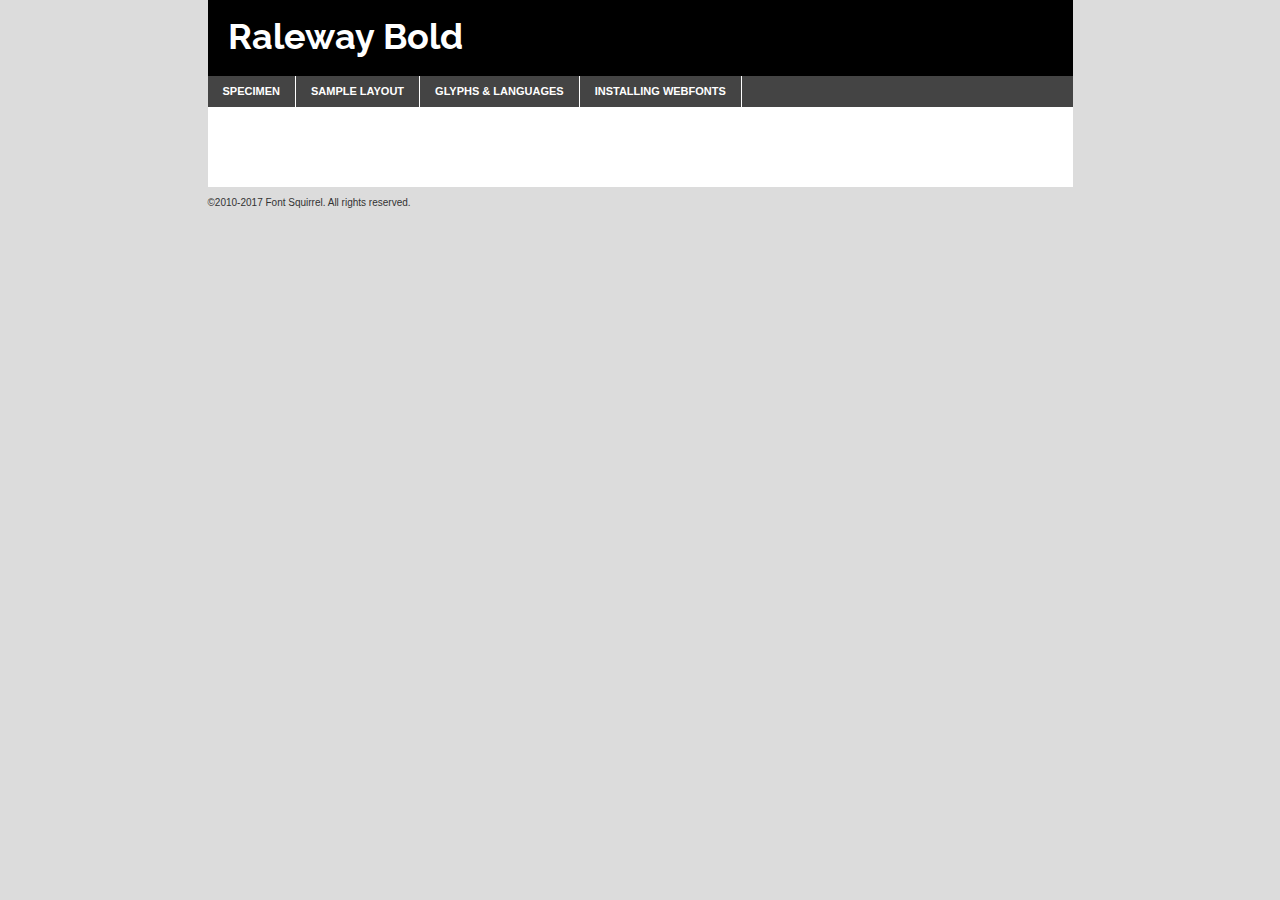
<file: fonts/raleway-bold-demo.html>
<!DOCTYPE html PUBLIC "-//W3C//DTD XHTML 1.0 Transitional//EN"
        "http://www.w3.org/TR/xhtml1/DTD/xhtml1-transitional.dtd">

<html xmlns="http://www.w3.org/1999/xhtml" xml:lang="en" lang="en">
<head>
    <meta http-equiv="Content-Type" content="text/html; charset=utf-8"/>
    <script src="http://ajax.googleapis.com/ajax/libs/jquery/1.7.2/jquery.min.js" type="text/javascript" charset="utf-8"></script>
    <script type="text/javascript">
		(function($) {
			$.fn.easyTabs = function(option) {
				var param = jQuery.extend({ fadeSpeed: 'fast', defaultContent: 1, activeClass: 'active' }, option);
				$(this).each(function() {
					var thisId = '#' + this.id;
					if ( param.defaultContent == '' )
					{
						param.defaultContent = 1;
					}
					if ( typeof param.defaultContent == 'number' )
					{
						var defaultTab = $(thisId + ' .tabs li:eq(' + (param.defaultContent - 1) + ') a').attr('href').substr(1);
					}
					else
					{
						var defaultTab = param.defaultContent;
					}
					$(thisId + ' .tabs li a').each(function() {
						var tabToHide = $(this).attr('href').substr(1);
						$('#' + tabToHide).addClass('easytabs-tab-content');
					});
					hideAll();
					changeContent(defaultTab);

					function hideAll() {$(thisId + ' .easytabs-tab-content').hide();}

					function changeContent(tabId)
					{
						hideAll();
						$(thisId + ' .tabs li').removeClass(param.activeClass);
						$(thisId + ' .tabs li a[href=#' + tabId + ']').closest('li').addClass(param.activeClass);
						if ( param.fadeSpeed != 'none' )
						{
							$(thisId + ' #' + tabId).fadeIn(param.fadeSpeed);
						}
						else
						{
							$(thisId + ' #' + tabId).show();
						}
					}

					$(thisId + ' .tabs li').click(function() {
						var tabId = $(this).find('a').attr('href').substr(1);
						changeContent(tabId);
						return false;
					});
				});
			}
		})(jQuery);
    </script>
    <link rel="stylesheet" href="specimen_files/specimen_stylesheet.css" type="text/css" charset="utf-8"/>
    <link rel="stylesheet" href="stylesheet.css" type="text/css" charset="utf-8"/>

    <style type="text/css">
        		body {
			font-family: 'ralewaybold';
        		}

            </style>

    <title>Raleway Bold Specimen</title>


    <script type="text/javascript" charset="utf-8">
		$(document).ready(function() {
			$('#container').easyTabs({ defaultContent: 1 });
		});
    </script>
</head>

<body>
<div id="container">
    <div id="header">
		Raleway Bold    </div>
    <ul class="tabs">
        <li><a href="#specimen">Specimen</a></li>
        <li><a href="#layout">Sample Layout</a></li>
		        <li><a href="#glyphs">Glyphs &amp; Languages</a></li>
        <li><a href="#installing">Installing Webfonts</a></li>

    </ul>

    <div id="main_content">


        <div id="specimen">

            <div class="section">
                <div class="grid12 firstcol">
                    <div class="huge">AaBb</div>
                </div>
            </div>

            <div class="section">
                <div class="glyph_range">A&#x200B;B&#x200b;C&#x200b;D&#x200b;E&#x200b;F&#x200b;G&#x200b;H&#x200b;I&#x200b;J&#x200b;K&#x200b;L&#x200b;M&#x200b;N&#x200b;O&#x200b;P&#x200b;Q&#x200b;R&#x200b;S&#x200b;T&#x200b;U&#x200b;V&#x200b;W&#x200b;X&#x200b;Y&#x200b;Z&#x200b;a&#x200b;b&#x200b;c&#x200b;d&#x200b;e&#x200b;f&#x200b;g&#x200b;h&#x200b;i&#x200b;j&#x200b;k&#x200b;l&#x200b;m&#x200b;n&#x200b;o&#x200b;p&#x200b;q&#x200b;r&#x200b;s&#x200b;t&#x200b;u&#x200b;v&#x200b;w&#x200b;x&#x200b;y&#x200b;z&#x200b;1&#x200b;2&#x200b;3&#x200b;4&#x200b;5&#x200b;6&#x200b;7&#x200b;8&#x200b;9&#x200b;0&#x200b;&amp;&#x200b;.&#x200b;,&#x200b;?&#x200b;!&#x200b;&#64;&#x200b;(&#x200b;)&#x200b;#&#x200b;$&#x200b;%&#x200b;*&#x200b;+&#x200b;-&#x200b;=&#x200b;:&#x200b;;</div>
            </div>
            <div class="section">
                <div class="grid12 firstcol">
                    <table class="sample_table">
                        <tr>
                            <td>10</td>
                            <td class="size10">abcdefghijklmnopqrstuvwxyzABCDEFGHIJKLMNOPQRSTUVWXYZ0123456789abcdefghijklmnopqrstuvwxyzABCDEFGHIJKLMNOPQRSTUVWXYZ0123456789abcdefghijklmnopqrstuvwxyzABCDEFGHIJKLMNOPQRSTUVWXYZ</td>
                        </tr>
                        <tr>
                            <td>11</td>
                            <td class="size11">abcdefghijklmnopqrstuvwxyzABCDEFGHIJKLMNOPQRSTUVWXYZ0123456789abcdefghijklmnopqrstuvwxyzABCDEFGHIJKLMNOPQRSTUVWXYZ0123456789abcdefghijklmnopqrstuvwxyzABCDEFGHIJKLMNOPQRSTUVWXYZ</td>
                        </tr>
                        <tr>
                            <td>12</td>
                            <td class="size12">abcdefghijklmnopqrstuvwxyzABCDEFGHIJKLMNOPQRSTUVWXYZ0123456789abcdefghijklmnopqrstuvwxyzABCDEFGHIJKLMNOPQRSTUVWXYZ0123456789abcdefghijklmnopqrstuvwxyzABCDEFGHIJKLMNOPQRSTUVWXYZ</td>
                        </tr>
                        <tr>
                            <td>13</td>
                            <td class="size13">abcdefghijklmnopqrstuvwxyzABCDEFGHIJKLMNOPQRSTUVWXYZ0123456789abcdefghijklmnopqrstuvwxyzABCDEFGHIJKLMNOPQRSTUVWXYZ0123456789abcdefghijklmnopqrstuvwxyzABCDEFGHIJKLMNOPQRSTUVWXYZ</td>
                        </tr>
                        <tr>
                            <td>14</td>
                            <td class="size14">abcdefghijklmnopqrstuvwxyzABCDEFGHIJKLMNOPQRSTUVWXYZ0123456789abcdefghijklmnopqrstuvwxyzABCDEFGHIJKLMNOPQRSTUVWXYZ0123456789abcdefghijklmnopqrstuvwxyzABCDEFGHIJKLMNOPQRSTUVWXYZ</td>
                        </tr>
                        <tr>
                            <td>16</td>
                            <td class="size16">abcdefghijklmnopqrstuvwxyzABCDEFGHIJKLMNOPQRSTUVWXYZ0123456789abcdefghijklmnopqrstuvwxyzABCDEFGHIJKLMNOPQRSTUVWXYZ</td>
                        </tr>
                        <tr>
                            <td>18</td>
                            <td class="size18">abcdefghijklmnopqrstuvwxyzABCDEFGHIJKLMNOPQRSTUVWXYZ0123456789abcdefghijklmnopqrstuvwxyzABCDEFGHIJKLMNOPQRSTUVWXYZ</td>
                        </tr>
                        <tr>
                            <td>20</td>
                            <td class="size20">abcdefghijklmnopqrstuvwxyzABCDEFGHIJKLMNOPQRSTUVWXYZ0123456789abcdefghijklmnopqrstuvwxyzABCDEFGHIJKLMNOPQRSTUVWXYZ</td>
                        </tr>
                        <tr>
                            <td>24</td>
                            <td class="size24">abcdefghijklmnopqrstuvwxyzABCDEFGHIJKLMNOPQRSTUVWXYZ0123456789abcdefghijklmnopqrstuvwxyzABCDEFGHIJKLMNOPQRSTUVWXYZ</td>
                        </tr>
                        <tr>
                            <td>30</td>
                            <td class="size30">abcdefghijklmnopqrstuvwxyzABCDEFGHIJKLMNOPQRSTUVWXYZ0123456789abcdefghijklmnopqrstuvwxyzABCDEFGHIJKLMNOPQRSTUVWXYZ</td>
                        </tr>
                        <tr>
                            <td>36</td>
                            <td class="size36">abcdefghijklmnopqrstuvwxyzABCDEFGHIJKLMNOPQRSTUVWXYZ0123456789abcdefghijklmnopqrstuvwxyzABCDEFGHIJKLMNOPQRSTUVWXYZ</td>
                        </tr>
                        <tr>
                            <td>48</td>
                            <td class="size48">abcdefghijklmnopqrstuvwxyzABCDEFGHIJKLMNOPQRSTUVWXYZ0123456789abcdefghijklmnopqrstuvwxyzABCDEFGHIJKLMNOPQRSTUVWXYZ</td>
                        </tr>
                        <tr>
                            <td>60</td>
                            <td class="size60">abcdefghijklmnopqrstuvwxyzABCDEFGHIJKLMNOPQRSTUVWXYZ0123456789abcdefghijklmnopqrstuvwxyzABCDEFGHIJKLMNOPQRSTUVWXYZ</td>
                        </tr>
                        <tr>
                            <td>72</td>
                            <td class="size72">abcdefghijklmnopqrstuvwxyzABCDEFGHIJKLMNOPQRSTUVWXYZ0123456789abcdefghijklmnopqrstuvwxyzABCDEFGHIJKLMNOPQRSTUVWXYZ</td>
                        </tr>
                        <tr>
                            <td>90</td>
                            <td class="size90">abcdefghijklmnopqrstuvwxyzABCDEFGHIJKLMNOPQRSTUVWXYZ0123456789abcdefghijklmnopqrstuvwxyzABCDEFGHIJKLMNOPQRSTUVWXYZ</td>
                        </tr>
                    </table>

                </div>

            </div>


            <div class="section" id="bodycomparison">


                <div id="xheight">
                    <div class="fontbody">&#x25FC;&#x25FC;&#x25FC;&#x25FC;&#x25FC;&#x25FC;&#x25FC;&#x25FC;&#x25FC;&#x25FC;&#x25FC;&#x25FC;&#x25FC;&#x25FC;&#x25FC;&#x25FC;&#x25FC;&#x25FC;&#x25FC;&#x25FC;&#x25FC;&#x25FC;&#x25FC;&#x25FC;&#x25FC;&#x25FC;&#x25FC;&#x25FC;&#x25FC;&#x25FC;&#x25FC;&#x25FC;&#x25FC;&#x25FC;&#x25FC;&#x25FC;&#x25FC;&#x25FC;&#x25FC;&#x25FC;&#x25FC;&#x25FC;&#x25FC;&#x25FC;&#x25FC;&#x25FC;&#x25FC;&#x25FC;&#x25FC;&#x25FC;&#x25FC;&#x25FC;&#x25FC;&#x25FC;&#x25FC;&#x25FC;&#x25FC;&#x25FC;&#x25FC;&#x25FC;&#x25FC;&#x25FC;&#x25FC;&#x25FC;&#x25FC;&#x25FC;&#x25FC;&#x25FC;&#x25FC;&#x25FC;&#x25FC;&#x25FC;&#x25FC;&#x25FC;&#x25FC;&#x25FC;&#x25FC;&#x25FC;&#x25FC;&#x25FC;&#x25FC;&#x25FC;&#x25FC;&#x25FC;&#x25FC;&#x25FC;&#x25FC;&#x25FC;&#x25FC;&#x25FC;&#x25FC;&#x25FC;&#x25FC;&#x25FC;&#x25FC;&#x25FC;&#x25FC;&#x25FC;&#x25FC;body</div>
                    <div class="arialbody">body</div>
                    <div class="verdanabody">body</div>
                    <div class="georgiabody">body</div>
                </div>
                <div class="fontbody" style="z-index:1">
                    body<span>Raleway Bold</span>
                </div>
                <div class="arialbody" style="z-index:1">
                    body<span>Arial</span>
                </div>
                <div class="verdanabody" style="z-index:1">
                    body<span>Verdana</span>
                </div>
                <div class="georgiabody" style="z-index:1">
                    body<span>Georgia</span>
                </div>


            </div>


            <div class="section psample psample_row1" id="">

                <div class="grid2 firstcol">
                    <p class="size10"><span>10.</span>Aenean lacinia bibendum nulla sed consectetur. Fusce dapibus, tellus ac cursus commodo, tortor mauris condimentum nibh, ut fermentum massa justo sit amet risus. Nullam id dolor id nibh ultricies vehicula ut id elit. Cum sociis natoque penatibus et magnis dis parturient montes, nascetur ridiculus mus. Nulla vitae elit libero, a pharetra augue.</p>

                </div>
                <div class="grid3">
                    <p class="size11"><span>11.</span>Aenean lacinia bibendum nulla sed consectetur. Fusce dapibus, tellus ac cursus commodo, tortor mauris condimentum nibh, ut fermentum massa justo sit amet risus. Nullam id dolor id nibh ultricies vehicula ut id elit. Cum sociis natoque penatibus et magnis dis parturient montes, nascetur ridiculus mus. Nulla vitae elit libero, a pharetra augue.</p>

                </div>
                <div class="grid3">
                    <p class="size12"><span>12.</span>Aenean lacinia bibendum nulla sed consectetur. Fusce dapibus, tellus ac cursus commodo, tortor mauris condimentum nibh, ut fermentum massa justo sit amet risus. Nullam id dolor id nibh ultricies vehicula ut id elit. Cum sociis natoque penatibus et magnis dis parturient montes, nascetur ridiculus mus. Nulla vitae elit libero, a pharetra augue.</p>

                </div>
                <div class="grid4">
                    <p class="size13"><span>13.</span>Aenean lacinia bibendum nulla sed consectetur. Fusce dapibus, tellus ac cursus commodo, tortor mauris condimentum nibh, ut fermentum massa justo sit amet risus. Nullam id dolor id nibh ultricies vehicula ut id elit. Cum sociis natoque penatibus et magnis dis parturient montes, nascetur ridiculus mus. Nulla vitae elit libero, a pharetra augue.</p>

                </div>
                <div class="white_blend"></div>

            </div>
            <div class="section psample psample_row2" id="">
                <div class="grid3 firstcol">
                    <p class="size14"><span>14.</span>Aenean lacinia bibendum nulla sed consectetur. Fusce dapibus, tellus ac cursus commodo, tortor mauris condimentum nibh, ut fermentum massa justo sit amet risus. Nullam id dolor id nibh ultricies vehicula ut id elit. Cum sociis natoque penatibus et magnis dis parturient montes, nascetur ridiculus mus. Nulla vitae elit libero, a pharetra augue.</p>

                </div>
                <div class="grid4">
                    <p class="size16"><span>16.</span>Aenean lacinia bibendum nulla sed consectetur. Fusce dapibus, tellus ac cursus commodo, tortor mauris condimentum nibh, ut fermentum massa justo sit amet risus. Nullam id dolor id nibh ultricies vehicula ut id elit. Cum sociis natoque penatibus et magnis dis parturient montes, nascetur ridiculus mus. Nulla vitae elit libero, a pharetra augue.</p>

                </div>
                <div class="grid5">
                    <p class="size18"><span>18.</span>Aenean lacinia bibendum nulla sed consectetur. Fusce dapibus, tellus ac cursus commodo, tortor mauris condimentum nibh, ut fermentum massa justo sit amet risus. Nullam id dolor id nibh ultricies vehicula ut id elit. Cum sociis natoque penatibus et magnis dis parturient montes, nascetur ridiculus mus. Nulla vitae elit libero, a pharetra augue.</p>

                </div>

                <div class="white_blend"></div>

            </div>

            <div class="section psample psample_row3" id="">
                <div class="grid5 firstcol">
                    <p class="size20"><span>20.</span>Aenean lacinia bibendum nulla sed consectetur. Fusce dapibus, tellus ac cursus commodo, tortor mauris condimentum nibh, ut fermentum massa justo sit amet risus. Nullam id dolor id nibh ultricies vehicula ut id elit. Cum sociis natoque penatibus et magnis dis parturient montes, nascetur ridiculus mus. Nulla vitae elit libero, a pharetra augue.</p>
                </div>
                <div class="grid7">
                    <p class="size24"><span>24.</span>Aenean lacinia bibendum nulla sed consectetur. Fusce dapibus, tellus ac cursus commodo, tortor mauris condimentum nibh, ut fermentum massa justo sit amet risus. Nullam id dolor id nibh ultricies vehicula ut id elit. Cum sociis natoque penatibus et magnis dis parturient montes, nascetur ridiculus mus. Nulla vitae elit libero, a pharetra augue.</p>
                </div>

                <div class="white_blend"></div>

            </div>

            <div class="section psample psample_row4" id="">
                <div class="grid12 firstcol">
                    <p class="size30"><span>30.</span>Aenean lacinia bibendum nulla sed consectetur. Fusce dapibus, tellus ac cursus commodo, tortor mauris condimentum nibh, ut fermentum massa justo sit amet risus. Nullam id dolor id nibh ultricies vehicula ut id elit. Cum sociis natoque penatibus et magnis dis parturient montes, nascetur ridiculus mus. Nulla vitae elit libero, a pharetra augue.</p>
                </div>
                <div class="white_blend"></div>

            </div>


            <div class="section psample psample_row1 fullreverse">
                <div class="grid2 firstcol">
                    <p class="size10"><span>10.</span>Aenean lacinia bibendum nulla sed consectetur. Fusce dapibus, tellus ac cursus commodo, tortor mauris condimentum nibh, ut fermentum massa justo sit amet risus. Nullam id dolor id nibh ultricies vehicula ut id elit. Cum sociis natoque penatibus et magnis dis parturient montes, nascetur ridiculus mus. Nulla vitae elit libero, a pharetra augue.</p>

                </div>
                <div class="grid3">
                    <p class="size11"><span>11.</span>Aenean lacinia bibendum nulla sed consectetur. Fusce dapibus, tellus ac cursus commodo, tortor mauris condimentum nibh, ut fermentum massa justo sit amet risus. Nullam id dolor id nibh ultricies vehicula ut id elit. Cum sociis natoque penatibus et magnis dis parturient montes, nascetur ridiculus mus. Nulla vitae elit libero, a pharetra augue.</p>

                </div>
                <div class="grid3">
                    <p class="size12"><span>12.</span>Aenean lacinia bibendum nulla sed consectetur. Fusce dapibus, tellus ac cursus commodo, tortor mauris condimentum nibh, ut fermentum massa justo sit amet risus. Nullam id dolor id nibh ultricies vehicula ut id elit. Cum sociis natoque penatibus et magnis dis parturient montes, nascetur ridiculus mus. Nulla vitae elit libero, a pharetra augue.</p>

                </div>
                <div class="grid4">
                    <p class="size13"><span>13.</span>Aenean lacinia bibendum nulla sed consectetur. Fusce dapibus, tellus ac cursus commodo, tortor mauris condimentum nibh, ut fermentum massa justo sit amet risus. Nullam id dolor id nibh ultricies vehicula ut id elit. Cum sociis natoque penatibus et magnis dis parturient montes, nascetur ridiculus mus. Nulla vitae elit libero, a pharetra augue.</p>

                </div>
                <div class="black_blend"></div>

            </div>

            <div class="section psample psample_row2 fullreverse">
                <div class="grid3 firstcol">
                    <p class="size14"><span>14.</span>Aenean lacinia bibendum nulla sed consectetur. Fusce dapibus, tellus ac cursus commodo, tortor mauris condimentum nibh, ut fermentum massa justo sit amet risus. Nullam id dolor id nibh ultricies vehicula ut id elit. Cum sociis natoque penatibus et magnis dis parturient montes, nascetur ridiculus mus. Nulla vitae elit libero, a pharetra augue.</p>

                </div>
                <div class="grid4">
                    <p class="size16"><span>16.</span>Aenean lacinia bibendum nulla sed consectetur. Fusce dapibus, tellus ac cursus commodo, tortor mauris condimentum nibh, ut fermentum massa justo sit amet risus. Nullam id dolor id nibh ultricies vehicula ut id elit. Cum sociis natoque penatibus et magnis dis parturient montes, nascetur ridiculus mus. Nulla vitae elit libero, a pharetra augue.</p>

                </div>
                <div class="grid5">
                    <p class="size18"><span>18.</span>Aenean lacinia bibendum nulla sed consectetur. Fusce dapibus, tellus ac cursus commodo, tortor mauris condimentum nibh, ut fermentum massa justo sit amet risus. Nullam id dolor id nibh ultricies vehicula ut id elit. Cum sociis natoque penatibus et magnis dis parturient montes, nascetur ridiculus mus. Nulla vitae elit libero, a pharetra augue.</p>

                </div>
                <div class="black_blend"></div>

            </div>

            <div class="section psample fullreverse psample_row3" id="">
                <div class="grid5 firstcol">
                    <p class="size20"><span>20.</span>Aenean lacinia bibendum nulla sed consectetur. Fusce dapibus, tellus ac cursus commodo, tortor mauris condimentum nibh, ut fermentum massa justo sit amet risus. Nullam id dolor id nibh ultricies vehicula ut id elit. Cum sociis natoque penatibus et magnis dis parturient montes, nascetur ridiculus mus. Nulla vitae elit libero, a pharetra augue.</p>
                </div>
                <div class="grid7">
                    <p class="size24"><span>24.</span>Aenean lacinia bibendum nulla sed consectetur. Fusce dapibus, tellus ac cursus commodo, tortor mauris condimentum nibh, ut fermentum massa justo sit amet risus. Nullam id dolor id nibh ultricies vehicula ut id elit. Cum sociis natoque penatibus et magnis dis parturient montes, nascetur ridiculus mus. Nulla vitae elit libero, a pharetra augue.</p>
                </div>

                <div class="black_blend"></div>

            </div>

            <div class="section psample fullreverse psample_row4" id="" style="border-bottom: 20px #000 solid;">
                <div class="grid12 firstcol">
                    <p class="size30"><span>30.</span>Aenean lacinia bibendum nulla sed consectetur. Fusce dapibus, tellus ac cursus commodo, tortor mauris condimentum nibh, ut fermentum massa justo sit amet risus. Nullam id dolor id nibh ultricies vehicula ut id elit. Cum sociis natoque penatibus et magnis dis parturient montes, nascetur ridiculus mus. Nulla vitae elit libero, a pharetra augue.</p>
                </div>
                <div class="black_blend"></div>

            </div>


        </div>

        <div id="layout">

            <div class="section">

                <div class="grid12 firstcol">
                    <h1>Lorem Ipsum Dolor</h1>
                    <h2>Etiam porta sem malesuada magna mollis euismod</h2>

                    <p class="byline">By <a href="#link">Aenean Lacinia</a></p>
                </div>
            </div>
            <div class="section">
                <div class="grid8 firstcol">
                    <p class="large">Donec sed odio dui. Morbi leo risus, porta ac consectetur ac, vestibulum at eros. Fusce dapibus, tellus ac cursus commodo, tortor mauris condimentum nibh, ut fermentum massa justo sit amet risus. </p>


                    <h3>Pellentesque ornare sem</h3>

                    <p>Maecenas sed diam eget risus varius blandit sit amet non magna. Maecenas faucibus mollis interdum. Donec ullamcorper nulla non metus auctor fringilla. Nullam id dolor id nibh ultricies vehicula ut id elit. Nullam id dolor id nibh ultricies vehicula ut id elit. </p>

                    <p>Aenean eu leo quam. Pellentesque ornare sem lacinia quam venenatis vestibulum. Lorem ipsum dolor sit amet, consectetur adipiscing elit. Cum sociis natoque penatibus et magnis dis parturient montes, nascetur ridiculus mus. </p>

                    <p>Nulla vitae elit libero, a pharetra augue. Praesent commodo cursus magna, vel scelerisque nisl consectetur et. Aenean lacinia bibendum nulla sed consectetur. </p>

                    <p>Nullam quis risus eget urna mollis ornare vel eu leo. Nullam quis risus eget urna mollis ornare vel eu leo. Maecenas sed diam eget risus varius blandit sit amet non magna. Donec ullamcorper nulla non metus auctor fringilla. </p>

                    <h3>Cras mattis consectetur</h3>

                    <p>Aenean eu leo quam. Pellentesque ornare sem lacinia quam venenatis vestibulum. Aenean lacinia bibendum nulla sed consectetur. Integer posuere erat a ante venenatis dapibus posuere velit aliquet. Cras mattis consectetur purus sit amet fermentum. </p>

                    <p>Nullam id dolor id nibh ultricies vehicula ut id elit. Nullam quis risus eget urna mollis ornare vel eu leo. Cras mattis consectetur purus sit amet fermentum.</p>
                </div>

                <div class="grid4 sidebar">

                    <div class="box reverse">
                        <p class="last">Nullam quis risus eget urna mollis ornare vel eu leo. Donec ullamcorper nulla non metus auctor fringilla. Cras mattis consectetur purus sit amet fermentum. Sed posuere consectetur est at lobortis. Lorem ipsum dolor sit amet, consectetur adipiscing elit. </p>
                    </div>

                    <p class="caption">Maecenas sed diam eget risus varius.</p>

                    <p>Vestibulum id ligula porta felis euismod semper. Integer posuere erat a ante venenatis dapibus posuere velit aliquet. Vestibulum id ligula porta felis euismod semper. Sed posuere consectetur est at lobortis. Maecenas sed diam eget risus varius blandit sit amet non magna. Fusce dapibus, tellus ac cursus commodo, tortor mauris condimentum nibh, ut fermentum massa justo sit amet risus. </p>


                    <p>Duis mollis, est non commodo luctus, nisi erat porttitor ligula, eget lacinia odio sem nec elit. Aenean lacinia bibendum nulla sed consectetur. Vivamus sagittis lacus vel augue laoreet rutrum faucibus dolor auctor. Aenean lacinia bibendum nulla sed consectetur. Nullam quis risus eget urna mollis ornare vel eu leo. </p>

                    <p>Praesent commodo cursus magna, vel scelerisque nisl consectetur et. Donec ullamcorper nulla non metus auctor fringilla. Maecenas faucibus mollis interdum. Fusce dapibus, tellus ac cursus commodo, tortor mauris condimentum nibh, ut fermentum massa justo sit amet risus. </p>

                </div>
            </div>

        </div>


		

        <div id="glyphs">
            <div class="section">
                <div class="grid12 firstcol">

                    <h1>Language Support</h1>
                    <p>The subset of Raleway Bold in this kit supports the following languages:<br/>

						English, Arrernte, Bislama, Cebuano, Fijian, Gilbertese, Hmong, Ibanag, Iloko_ilokano, Interglossa_glosa, Interlingua, Lojban, Norfolk_pitcairnese, Oromo, Rotokas, Seychelles_creole, Shona, Somali, Southern_ndebele, Swahili, Swati_swazi, Tok_pisin, Warlpiri, Xhosa, Zulu, Latinbasic, Ubasic, Demo                    </p>
                    <h1>Glyph Chart</h1>
                    <p>The subset of Raleway Bold in this kit includes all the glyphs listed below. Unicode entities are included above each glyph to help you insert individual characters into your layout.</p>
                    <div id="glyph_chart">

																																	                                <div><p>&amp;#13;</p>&#13;</div>
																				                                <div><p>&amp;#32;</p>&#32;</div>
																				                                <div><p>&amp;#33;</p>&#33;</div>
																				                                <div><p>&amp;#34;</p>&#34;</div>
																				                                <div><p>&amp;#35;</p>&#35;</div>
																				                                <div><p>&amp;#36;</p>&#36;</div>
																				                                <div><p>&amp;#37;</p>&#37;</div>
																				                                <div><p>&amp;#38;</p>&#38;</div>
																				                                <div><p>&amp;#39;</p>&#39;</div>
																				                                <div><p>&amp;#40;</p>&#40;</div>
																				                                <div><p>&amp;#41;</p>&#41;</div>
																				                                <div><p>&amp;#42;</p>&#42;</div>
																				                                <div><p>&amp;#43;</p>&#43;</div>
																				                                <div><p>&amp;#44;</p>&#44;</div>
																				                                <div><p>&amp;#45;</p>&#45;</div>
																				                                <div><p>&amp;#46;</p>&#46;</div>
																				                                <div><p>&amp;#47;</p>&#47;</div>
																				                                <div><p>&amp;#48;</p>&#48;</div>
																				                                <div><p>&amp;#49;</p>&#49;</div>
																				                                <div><p>&amp;#50;</p>&#50;</div>
																				                                <div><p>&amp;#51;</p>&#51;</div>
																				                                <div><p>&amp;#52;</p>&#52;</div>
																				                                <div><p>&amp;#53;</p>&#53;</div>
																				                                <div><p>&amp;#54;</p>&#54;</div>
																				                                <div><p>&amp;#55;</p>&#55;</div>
																				                                <div><p>&amp;#56;</p>&#56;</div>
																				                                <div><p>&amp;#57;</p>&#57;</div>
																				                                <div><p>&amp;#58;</p>&#58;</div>
																				                                <div><p>&amp;#59;</p>&#59;</div>
																				                                <div><p>&amp;#60;</p>&#60;</div>
																				                                <div><p>&amp;#61;</p>&#61;</div>
																				                                <div><p>&amp;#62;</p>&#62;</div>
																				                                <div><p>&amp;#63;</p>&#63;</div>
																				                                <div><p>&amp;#64;</p>&#64;</div>
																				                                <div><p>&amp;#65;</p>&#65;</div>
																				                                <div><p>&amp;#66;</p>&#66;</div>
																				                                <div><p>&amp;#67;</p>&#67;</div>
																				                                <div><p>&amp;#68;</p>&#68;</div>
																				                                <div><p>&amp;#69;</p>&#69;</div>
																				                                <div><p>&amp;#70;</p>&#70;</div>
																				                                <div><p>&amp;#71;</p>&#71;</div>
																				                                <div><p>&amp;#72;</p>&#72;</div>
																				                                <div><p>&amp;#73;</p>&#73;</div>
																				                                <div><p>&amp;#74;</p>&#74;</div>
																				                                <div><p>&amp;#75;</p>&#75;</div>
																				                                <div><p>&amp;#76;</p>&#76;</div>
																				                                <div><p>&amp;#77;</p>&#77;</div>
																				                                <div><p>&amp;#78;</p>&#78;</div>
																				                                <div><p>&amp;#79;</p>&#79;</div>
																				                                <div><p>&amp;#80;</p>&#80;</div>
																				                                <div><p>&amp;#81;</p>&#81;</div>
																				                                <div><p>&amp;#82;</p>&#82;</div>
																				                                <div><p>&amp;#83;</p>&#83;</div>
																				                                <div><p>&amp;#84;</p>&#84;</div>
																				                                <div><p>&amp;#85;</p>&#85;</div>
																				                                <div><p>&amp;#86;</p>&#86;</div>
																				                                <div><p>&amp;#87;</p>&#87;</div>
																				                                <div><p>&amp;#88;</p>&#88;</div>
																				                                <div><p>&amp;#89;</p>&#89;</div>
																				                                <div><p>&amp;#90;</p>&#90;</div>
																				                                <div><p>&amp;#91;</p>&#91;</div>
																				                                <div><p>&amp;#92;</p>&#92;</div>
																				                                <div><p>&amp;#93;</p>&#93;</div>
																				                                <div><p>&amp;#94;</p>&#94;</div>
																				                                <div><p>&amp;#95;</p>&#95;</div>
																				                                <div><p>&amp;#96;</p>&#96;</div>
																				                                <div><p>&amp;#97;</p>&#97;</div>
																				                                <div><p>&amp;#98;</p>&#98;</div>
																				                                <div><p>&amp;#99;</p>&#99;</div>
																				                                <div><p>&amp;#100;</p>&#100;</div>
																				                                <div><p>&amp;#101;</p>&#101;</div>
																				                                <div><p>&amp;#102;</p>&#102;</div>
																				                                <div><p>&amp;#103;</p>&#103;</div>
																				                                <div><p>&amp;#104;</p>&#104;</div>
																				                                <div><p>&amp;#105;</p>&#105;</div>
																				                                <div><p>&amp;#106;</p>&#106;</div>
																				                                <div><p>&amp;#107;</p>&#107;</div>
																				                                <div><p>&amp;#108;</p>&#108;</div>
																				                                <div><p>&amp;#109;</p>&#109;</div>
																				                                <div><p>&amp;#110;</p>&#110;</div>
																				                                <div><p>&amp;#111;</p>&#111;</div>
																				                                <div><p>&amp;#112;</p>&#112;</div>
																				                                <div><p>&amp;#113;</p>&#113;</div>
																				                                <div><p>&amp;#114;</p>&#114;</div>
																				                                <div><p>&amp;#115;</p>&#115;</div>
																				                                <div><p>&amp;#116;</p>&#116;</div>
																				                                <div><p>&amp;#117;</p>&#117;</div>
																				                                <div><p>&amp;#118;</p>&#118;</div>
																				                                <div><p>&amp;#119;</p>&#119;</div>
																				                                <div><p>&amp;#120;</p>&#120;</div>
																				                                <div><p>&amp;#121;</p>&#121;</div>
																				                                <div><p>&amp;#122;</p>&#122;</div>
																				                                <div><p>&amp;#123;</p>&#123;</div>
																				                                <div><p>&amp;#124;</p>&#124;</div>
																				                                <div><p>&amp;#125;</p>&#125;</div>
																				                                <div><p>&amp;#126;</p>&#126;</div>
																				                                <div><p>&amp;#160;</p>&#160;</div>
																				                                <div><p>&amp;#161;</p>&#161;</div>
																				                                <div><p>&amp;#162;</p>&#162;</div>
																				                                <div><p>&amp;#163;</p>&#163;</div>
																				                                <div><p>&amp;#164;</p>&#164;</div>
																				                                <div><p>&amp;#165;</p>&#165;</div>
																				                                <div><p>&amp;#166;</p>&#166;</div>
																				                                <div><p>&amp;#167;</p>&#167;</div>
																				                                <div><p>&amp;#169;</p>&#169;</div>
																				                                <div><p>&amp;#170;</p>&#170;</div>
																				                                <div><p>&amp;#171;</p>&#171;</div>
																				                                <div><p>&amp;#172;</p>&#172;</div>
																				                                <div><p>&amp;#173;</p>&#173;</div>
																				                                <div><p>&amp;#174;</p>&#174;</div>
																				                                <div><p>&amp;#176;</p>&#176;</div>
																				                                <div><p>&amp;#177;</p>&#177;</div>
																				                                <div><p>&amp;#178;</p>&#178;</div>
																				                                <div><p>&amp;#179;</p>&#179;</div>
																				                                <div><p>&amp;#181;</p>&#181;</div>
																				                                <div><p>&amp;#182;</p>&#182;</div>
																				                                <div><p>&amp;#183;</p>&#183;</div>
																				                                <div><p>&amp;#185;</p>&#185;</div>
																				                                <div><p>&amp;#186;</p>&#186;</div>
																				                                <div><p>&amp;#187;</p>&#187;</div>
																				                                <div><p>&amp;#189;</p>&#189;</div>
																				                                <div><p>&amp;#191;</p>&#191;</div>
																				                                <div><p>&amp;#198;</p>&#198;</div>
																				                                <div><p>&amp;#208;</p>&#208;</div>
																				                                <div><p>&amp;#215;</p>&#215;</div>
																				                                <div><p>&amp;#222;</p>&#222;</div>
																				                                <div><p>&amp;#223;</p>&#223;</div>
																				                                <div><p>&amp;#230;</p>&#230;</div>
																				                                <div><p>&amp;#240;</p>&#240;</div>
																				                                <div><p>&amp;#247;</p>&#247;</div>
																				                                <div><p>&amp;#248;</p>&#248;</div>
																				                                <div><p>&amp;#254;</p>&#254;</div>
																				                                <div><p>&amp;#305;</p>&#305;</div>
																				                                <div><p>&amp;#338;</p>&#338;</div>
																				                                <div><p>&amp;#339;</p>&#339;</div>
																				                                <div><p>&amp;#732;</p>&#732;</div>
																				                                <div><p>&amp;#768;</p>&#768;</div>
																				                                <div><p>&amp;#769;</p>&#769;</div>
																				                                <div><p>&amp;#770;</p>&#770;</div>
																				                                <div><p>&amp;#771;</p>&#771;</div>
																				                                <div><p>&amp;#772;</p>&#772;</div>
																				                                <div><p>&amp;#776;</p>&#776;</div>
																				                                <div><p>&amp;#778;</p>&#778;</div>
																				                                <div><p>&amp;#807;</p>&#807;</div>
																				                                <div><p>&amp;#8192;</p>&#8192;</div>
																				                                <div><p>&amp;#8193;</p>&#8193;</div>
																				                                <div><p>&amp;#8194;</p>&#8194;</div>
																				                                <div><p>&amp;#8195;</p>&#8195;</div>
																				                                <div><p>&amp;#8196;</p>&#8196;</div>
																				                                <div><p>&amp;#8197;</p>&#8197;</div>
																				                                <div><p>&amp;#8198;</p>&#8198;</div>
																				                                <div><p>&amp;#8199;</p>&#8199;</div>
																				                                <div><p>&amp;#8200;</p>&#8200;</div>
																				                                <div><p>&amp;#8201;</p>&#8201;</div>
																				                                <div><p>&amp;#8202;</p>&#8202;</div>
																				                                <div><p>&amp;#8208;</p>&#8208;</div>
																				                                <div><p>&amp;#8209;</p>&#8209;</div>
																				                                <div><p>&amp;#8210;</p>&#8210;</div>
																				                                <div><p>&amp;#8211;</p>&#8211;</div>
																				                                <div><p>&amp;#8212;</p>&#8212;</div>
																				                                <div><p>&amp;#8216;</p>&#8216;</div>
																				                                <div><p>&amp;#8217;</p>&#8217;</div>
																				                                <div><p>&amp;#8218;</p>&#8218;</div>
																				                                <div><p>&amp;#8221;</p>&#8221;</div>
																				                                <div><p>&amp;#8222;</p>&#8222;</div>
																				                                <div><p>&amp;#8226;</p>&#8226;</div>
																				                                <div><p>&amp;#8230;</p>&#8230;</div>
																				                                <div><p>&amp;#8239;</p>&#8239;</div>
																				                                <div><p>&amp;#8249;</p>&#8249;</div>
																				                                <div><p>&amp;#8250;</p>&#8250;</div>
																				                                <div><p>&amp;#8260;</p>&#8260;</div>
																				                                <div><p>&amp;#8287;</p>&#8287;</div>
																				                                <div><p>&amp;#8364;</p>&#8364;</div>
																				                                <div><p>&amp;#8482;</p>&#8482;</div>
																				                                <div><p>&amp;#9724;</p>&#9724;</div>
																				                                <div><p>&amp;#64257;</p>&#64257;</div>
																				                                <div><p>&amp;#64258;</p>&#64258;</div>
																				                                <div><p>&amp;#64259;</p>&#64259;</div>
																				                                <div><p>&amp;#64260;</p>&#64260;</div>
																																																																																																	                    </div>
                </div>


            </div>
        </div>


        <div id="specs">

        </div>

        <div id="installing">
            <div class="section">
                <div class="grid7 firstcol">
                    <h1>Installing Webfonts</h1>

                    <p>Webfonts are supported by all major browser platforms but not all in the same way. There are currently four different font formats that must be included in order to target all browsers. This includes TTF, WOFF, EOT and SVG.</p>

                    <h2>1. Upload your webfonts</h2>
                    <p>You must upload your webfont kit to your website. They should be in or near the same directory as your CSS files.</p>

                    <h2>2. Include the webfont stylesheet</h2>
                    <p>A special CSS @font-face declaration helps the various browsers select the appropriate font it needs without causing you a bunch of headaches. Learn more about this syntax by reading the <a href="https://www.fontspring.com/blog/further-hardening-of-the-bulletproof-syntax">Fontspring blog post</a> about it. The code for it is as follows:</p>


                    <code>
                        @font-face{
                        font-family: 'MyWebFont';
                        src: url('WebFont.eot');
                        src: url('WebFont.eot?#iefix') format('embedded-opentype'),
                        url('WebFont.woff') format('woff'),
                        url('WebFont.ttf') format('truetype'),
                        url('WebFont.svg#webfont') format('svg');
                        }
                    </code>

                    <p>We've already gone ahead and generated the code for you. All you have to do is link to the stylesheet in your HTML, like this:</p>
                    <code>&lt;link rel=&quot;stylesheet&quot; href=&quot;stylesheet.css&quot; type=&quot;text/css&quot; charset=&quot;utf-8&quot; /&gt;</code>

                    <h2>3. Modify your own stylesheet</h2>
                    <p>To take advantage of your new fonts, you must tell your stylesheet to use them. Look at the original @font-face declaration above and find the property called "font-family." The name linked there will be what you use to reference the font. Prepend that webfont name to the font stack in the "font-family" property, inside the selector you want to change. For example:</p>
                    <code>p { font-family: 'WebFont', Arial, sans-serif; }</code>

                    <h2>4. Test</h2>
                    <p>Getting webfonts to work cross-browser <em>can</em> be tricky. Use the information in the sidebar to help you if you find that fonts aren't loading in a particular browser.</p>
                </div>

                <div class="grid5 sidebar">
                    <div class="box">
                        <h2>Troubleshooting<br/>Font-Face Problems</h2>
                        <p>Having trouble getting your webfonts to load in your new website? Here are some tips to sort out what might be the problem.</p>

                        <h3>Fonts not showing in any browser</h3>

                        <p>This sounds like you need to work on the plumbing. You either did not upload the fonts to the correct directory, or you did not link the fonts properly in the CSS. If you've confirmed that all this is correct and you still have a problem, take a look at your .htaccess file and see if requests are getting intercepted.</p>

                        <h3>Fonts not loading in iPhone or iPad</h3>

                        <p>The most common problem here is that you are serving the fonts from an IIS server. IIS refuses to serve files that have unknown MIME types. If that is the case, you must set the MIME type for SVG to "image/svg+xml" in the server settings. Follow these instructions from Microsoft if you need help.</p>

                        <h3>Fonts not loading in Firefox</h3>

                        <p>The primary reason for this failure? You are still using a version Firefox older than 3.5. So upgrade already! If that isn't it, then you are very likely serving fonts from a different domain. Firefox requires that all font assets be served from the same domain. Lastly it is possible that you need to add WOFF to your list of MIME types (if you are serving via IIS.)</p>

                        <h3>Fonts not loading in IE</h3>

                        <p>Are you looking at Internet Explorer on an actual Windows machine or are you cheating by using a service like Adobe BrowserLab? Many of these screenshot services do not render @font-face for IE. Best to test it on a real machine.</p>

                        <h3>Fonts not loading in IE9</h3>

                        <p>IE9, like Firefox, requires that fonts be served from the same domain as the website. Make sure that is the case.</p>
                    </div>
                </div>
            </div>

        </div>

    </div>
    <div id="footer">
        <p>&copy;2010-2017 Font Squirrel. All rights reserved.</p>
    </div>
</div>
</body>
</html>
</file>
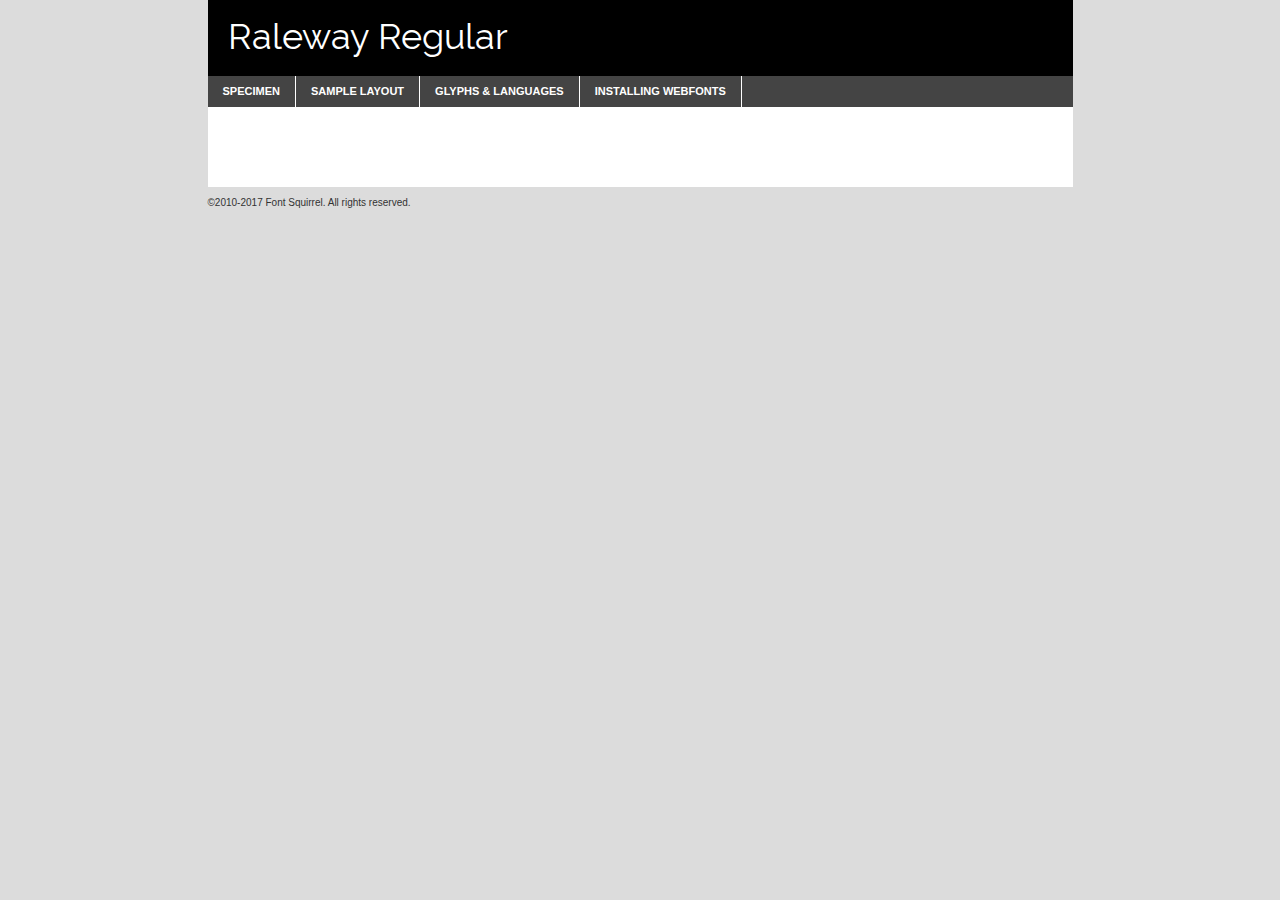
<file: fonts/raleway-regular-demo.html>
<!DOCTYPE html PUBLIC "-//W3C//DTD XHTML 1.0 Transitional//EN"
        "http://www.w3.org/TR/xhtml1/DTD/xhtml1-transitional.dtd">

<html xmlns="http://www.w3.org/1999/xhtml" xml:lang="en" lang="en">
<head>
    <meta http-equiv="Content-Type" content="text/html; charset=utf-8"/>
    <script src="http://ajax.googleapis.com/ajax/libs/jquery/1.7.2/jquery.min.js" type="text/javascript" charset="utf-8"></script>
    <script type="text/javascript">
		(function($) {
			$.fn.easyTabs = function(option) {
				var param = jQuery.extend({ fadeSpeed: 'fast', defaultContent: 1, activeClass: 'active' }, option);
				$(this).each(function() {
					var thisId = '#' + this.id;
					if ( param.defaultContent == '' )
					{
						param.defaultContent = 1;
					}
					if ( typeof param.defaultContent == 'number' )
					{
						var defaultTab = $(thisId + ' .tabs li:eq(' + (param.defaultContent - 1) + ') a').attr('href').substr(1);
					}
					else
					{
						var defaultTab = param.defaultContent;
					}
					$(thisId + ' .tabs li a').each(function() {
						var tabToHide = $(this).attr('href').substr(1);
						$('#' + tabToHide).addClass('easytabs-tab-content');
					});
					hideAll();
					changeContent(defaultTab);

					function hideAll() {$(thisId + ' .easytabs-tab-content').hide();}

					function changeContent(tabId)
					{
						hideAll();
						$(thisId + ' .tabs li').removeClass(param.activeClass);
						$(thisId + ' .tabs li a[href=#' + tabId + ']').closest('li').addClass(param.activeClass);
						if ( param.fadeSpeed != 'none' )
						{
							$(thisId + ' #' + tabId).fadeIn(param.fadeSpeed);
						}
						else
						{
							$(thisId + ' #' + tabId).show();
						}
					}

					$(thisId + ' .tabs li').click(function() {
						var tabId = $(this).find('a').attr('href').substr(1);
						changeContent(tabId);
						return false;
					});
				});
			}
		})(jQuery);
    </script>
    <link rel="stylesheet" href="specimen_files/specimen_stylesheet.css" type="text/css" charset="utf-8"/>
    <link rel="stylesheet" href="stylesheet.css" type="text/css" charset="utf-8"/>

    <style type="text/css">
        		body {
			font-family: 'ralewayregular';
        		}

            </style>

    <title>Raleway Regular Specimen</title>


    <script type="text/javascript" charset="utf-8">
		$(document).ready(function() {
			$('#container').easyTabs({ defaultContent: 1 });
		});
    </script>
</head>

<body>
<div id="container">
    <div id="header">
		Raleway Regular    </div>
    <ul class="tabs">
        <li><a href="#specimen">Specimen</a></li>
        <li><a href="#layout">Sample Layout</a></li>
		        <li><a href="#glyphs">Glyphs &amp; Languages</a></li>
        <li><a href="#installing">Installing Webfonts</a></li>

    </ul>

    <div id="main_content">


        <div id="specimen">

            <div class="section">
                <div class="grid12 firstcol">
                    <div class="huge">AaBb</div>
                </div>
            </div>

            <div class="section">
                <div class="glyph_range">A&#x200B;B&#x200b;C&#x200b;D&#x200b;E&#x200b;F&#x200b;G&#x200b;H&#x200b;I&#x200b;J&#x200b;K&#x200b;L&#x200b;M&#x200b;N&#x200b;O&#x200b;P&#x200b;Q&#x200b;R&#x200b;S&#x200b;T&#x200b;U&#x200b;V&#x200b;W&#x200b;X&#x200b;Y&#x200b;Z&#x200b;a&#x200b;b&#x200b;c&#x200b;d&#x200b;e&#x200b;f&#x200b;g&#x200b;h&#x200b;i&#x200b;j&#x200b;k&#x200b;l&#x200b;m&#x200b;n&#x200b;o&#x200b;p&#x200b;q&#x200b;r&#x200b;s&#x200b;t&#x200b;u&#x200b;v&#x200b;w&#x200b;x&#x200b;y&#x200b;z&#x200b;1&#x200b;2&#x200b;3&#x200b;4&#x200b;5&#x200b;6&#x200b;7&#x200b;8&#x200b;9&#x200b;0&#x200b;&amp;&#x200b;.&#x200b;,&#x200b;?&#x200b;!&#x200b;&#64;&#x200b;(&#x200b;)&#x200b;#&#x200b;$&#x200b;%&#x200b;*&#x200b;+&#x200b;-&#x200b;=&#x200b;:&#x200b;;</div>
            </div>
            <div class="section">
                <div class="grid12 firstcol">
                    <table class="sample_table">
                        <tr>
                            <td>10</td>
                            <td class="size10">abcdefghijklmnopqrstuvwxyzABCDEFGHIJKLMNOPQRSTUVWXYZ0123456789abcdefghijklmnopqrstuvwxyzABCDEFGHIJKLMNOPQRSTUVWXYZ0123456789abcdefghijklmnopqrstuvwxyzABCDEFGHIJKLMNOPQRSTUVWXYZ</td>
                        </tr>
                        <tr>
                            <td>11</td>
                            <td class="size11">abcdefghijklmnopqrstuvwxyzABCDEFGHIJKLMNOPQRSTUVWXYZ0123456789abcdefghijklmnopqrstuvwxyzABCDEFGHIJKLMNOPQRSTUVWXYZ0123456789abcdefghijklmnopqrstuvwxyzABCDEFGHIJKLMNOPQRSTUVWXYZ</td>
                        </tr>
                        <tr>
                            <td>12</td>
                            <td class="size12">abcdefghijklmnopqrstuvwxyzABCDEFGHIJKLMNOPQRSTUVWXYZ0123456789abcdefghijklmnopqrstuvwxyzABCDEFGHIJKLMNOPQRSTUVWXYZ0123456789abcdefghijklmnopqrstuvwxyzABCDEFGHIJKLMNOPQRSTUVWXYZ</td>
                        </tr>
                        <tr>
                            <td>13</td>
                            <td class="size13">abcdefghijklmnopqrstuvwxyzABCDEFGHIJKLMNOPQRSTUVWXYZ0123456789abcdefghijklmnopqrstuvwxyzABCDEFGHIJKLMNOPQRSTUVWXYZ0123456789abcdefghijklmnopqrstuvwxyzABCDEFGHIJKLMNOPQRSTUVWXYZ</td>
                        </tr>
                        <tr>
                            <td>14</td>
                            <td class="size14">abcdefghijklmnopqrstuvwxyzABCDEFGHIJKLMNOPQRSTUVWXYZ0123456789abcdefghijklmnopqrstuvwxyzABCDEFGHIJKLMNOPQRSTUVWXYZ0123456789abcdefghijklmnopqrstuvwxyzABCDEFGHIJKLMNOPQRSTUVWXYZ</td>
                        </tr>
                        <tr>
                            <td>16</td>
                            <td class="size16">abcdefghijklmnopqrstuvwxyzABCDEFGHIJKLMNOPQRSTUVWXYZ0123456789abcdefghijklmnopqrstuvwxyzABCDEFGHIJKLMNOPQRSTUVWXYZ</td>
                        </tr>
                        <tr>
                            <td>18</td>
                            <td class="size18">abcdefghijklmnopqrstuvwxyzABCDEFGHIJKLMNOPQRSTUVWXYZ0123456789abcdefghijklmnopqrstuvwxyzABCDEFGHIJKLMNOPQRSTUVWXYZ</td>
                        </tr>
                        <tr>
                            <td>20</td>
                            <td class="size20">abcdefghijklmnopqrstuvwxyzABCDEFGHIJKLMNOPQRSTUVWXYZ0123456789abcdefghijklmnopqrstuvwxyzABCDEFGHIJKLMNOPQRSTUVWXYZ</td>
                        </tr>
                        <tr>
                            <td>24</td>
                            <td class="size24">abcdefghijklmnopqrstuvwxyzABCDEFGHIJKLMNOPQRSTUVWXYZ0123456789abcdefghijklmnopqrstuvwxyzABCDEFGHIJKLMNOPQRSTUVWXYZ</td>
                        </tr>
                        <tr>
                            <td>30</td>
                            <td class="size30">abcdefghijklmnopqrstuvwxyzABCDEFGHIJKLMNOPQRSTUVWXYZ0123456789abcdefghijklmnopqrstuvwxyzABCDEFGHIJKLMNOPQRSTUVWXYZ</td>
                        </tr>
                        <tr>
                            <td>36</td>
                            <td class="size36">abcdefghijklmnopqrstuvwxyzABCDEFGHIJKLMNOPQRSTUVWXYZ0123456789abcdefghijklmnopqrstuvwxyzABCDEFGHIJKLMNOPQRSTUVWXYZ</td>
                        </tr>
                        <tr>
                            <td>48</td>
                            <td class="size48">abcdefghijklmnopqrstuvwxyzABCDEFGHIJKLMNOPQRSTUVWXYZ0123456789abcdefghijklmnopqrstuvwxyzABCDEFGHIJKLMNOPQRSTUVWXYZ</td>
                        </tr>
                        <tr>
                            <td>60</td>
                            <td class="size60">abcdefghijklmnopqrstuvwxyzABCDEFGHIJKLMNOPQRSTUVWXYZ0123456789abcdefghijklmnopqrstuvwxyzABCDEFGHIJKLMNOPQRSTUVWXYZ</td>
                        </tr>
                        <tr>
                            <td>72</td>
                            <td class="size72">abcdefghijklmnopqrstuvwxyzABCDEFGHIJKLMNOPQRSTUVWXYZ0123456789abcdefghijklmnopqrstuvwxyzABCDEFGHIJKLMNOPQRSTUVWXYZ</td>
                        </tr>
                        <tr>
                            <td>90</td>
                            <td class="size90">abcdefghijklmnopqrstuvwxyzABCDEFGHIJKLMNOPQRSTUVWXYZ0123456789abcdefghijklmnopqrstuvwxyzABCDEFGHIJKLMNOPQRSTUVWXYZ</td>
                        </tr>
                    </table>

                </div>

            </div>


            <div class="section" id="bodycomparison">


                <div id="xheight">
                    <div class="fontbody">&#x25FC;&#x25FC;&#x25FC;&#x25FC;&#x25FC;&#x25FC;&#x25FC;&#x25FC;&#x25FC;&#x25FC;&#x25FC;&#x25FC;&#x25FC;&#x25FC;&#x25FC;&#x25FC;&#x25FC;&#x25FC;&#x25FC;&#x25FC;&#x25FC;&#x25FC;&#x25FC;&#x25FC;&#x25FC;&#x25FC;&#x25FC;&#x25FC;&#x25FC;&#x25FC;&#x25FC;&#x25FC;&#x25FC;&#x25FC;&#x25FC;&#x25FC;&#x25FC;&#x25FC;&#x25FC;&#x25FC;&#x25FC;&#x25FC;&#x25FC;&#x25FC;&#x25FC;&#x25FC;&#x25FC;&#x25FC;&#x25FC;&#x25FC;&#x25FC;&#x25FC;&#x25FC;&#x25FC;&#x25FC;&#x25FC;&#x25FC;&#x25FC;&#x25FC;&#x25FC;&#x25FC;&#x25FC;&#x25FC;&#x25FC;&#x25FC;&#x25FC;&#x25FC;&#x25FC;&#x25FC;&#x25FC;&#x25FC;&#x25FC;&#x25FC;&#x25FC;&#x25FC;&#x25FC;&#x25FC;&#x25FC;&#x25FC;&#x25FC;&#x25FC;&#x25FC;&#x25FC;&#x25FC;&#x25FC;&#x25FC;&#x25FC;&#x25FC;&#x25FC;&#x25FC;&#x25FC;&#x25FC;&#x25FC;&#x25FC;&#x25FC;&#x25FC;&#x25FC;&#x25FC;&#x25FC;body</div>
                    <div class="arialbody">body</div>
                    <div class="verdanabody">body</div>
                    <div class="georgiabody">body</div>
                </div>
                <div class="fontbody" style="z-index:1">
                    body<span>Raleway Regular</span>
                </div>
                <div class="arialbody" style="z-index:1">
                    body<span>Arial</span>
                </div>
                <div class="verdanabody" style="z-index:1">
                    body<span>Verdana</span>
                </div>
                <div class="georgiabody" style="z-index:1">
                    body<span>Georgia</span>
                </div>


            </div>


            <div class="section psample psample_row1" id="">

                <div class="grid2 firstcol">
                    <p class="size10"><span>10.</span>Aenean lacinia bibendum nulla sed consectetur. Fusce dapibus, tellus ac cursus commodo, tortor mauris condimentum nibh, ut fermentum massa justo sit amet risus. Nullam id dolor id nibh ultricies vehicula ut id elit. Cum sociis natoque penatibus et magnis dis parturient montes, nascetur ridiculus mus. Nulla vitae elit libero, a pharetra augue.</p>

                </div>
                <div class="grid3">
                    <p class="size11"><span>11.</span>Aenean lacinia bibendum nulla sed consectetur. Fusce dapibus, tellus ac cursus commodo, tortor mauris condimentum nibh, ut fermentum massa justo sit amet risus. Nullam id dolor id nibh ultricies vehicula ut id elit. Cum sociis natoque penatibus et magnis dis parturient montes, nascetur ridiculus mus. Nulla vitae elit libero, a pharetra augue.</p>

                </div>
                <div class="grid3">
                    <p class="size12"><span>12.</span>Aenean lacinia bibendum nulla sed consectetur. Fusce dapibus, tellus ac cursus commodo, tortor mauris condimentum nibh, ut fermentum massa justo sit amet risus. Nullam id dolor id nibh ultricies vehicula ut id elit. Cum sociis natoque penatibus et magnis dis parturient montes, nascetur ridiculus mus. Nulla vitae elit libero, a pharetra augue.</p>

                </div>
                <div class="grid4">
                    <p class="size13"><span>13.</span>Aenean lacinia bibendum nulla sed consectetur. Fusce dapibus, tellus ac cursus commodo, tortor mauris condimentum nibh, ut fermentum massa justo sit amet risus. Nullam id dolor id nibh ultricies vehicula ut id elit. Cum sociis natoque penatibus et magnis dis parturient montes, nascetur ridiculus mus. Nulla vitae elit libero, a pharetra augue.</p>

                </div>
                <div class="white_blend"></div>

            </div>
            <div class="section psample psample_row2" id="">
                <div class="grid3 firstcol">
                    <p class="size14"><span>14.</span>Aenean lacinia bibendum nulla sed consectetur. Fusce dapibus, tellus ac cursus commodo, tortor mauris condimentum nibh, ut fermentum massa justo sit amet risus. Nullam id dolor id nibh ultricies vehicula ut id elit. Cum sociis natoque penatibus et magnis dis parturient montes, nascetur ridiculus mus. Nulla vitae elit libero, a pharetra augue.</p>

                </div>
                <div class="grid4">
                    <p class="size16"><span>16.</span>Aenean lacinia bibendum nulla sed consectetur. Fusce dapibus, tellus ac cursus commodo, tortor mauris condimentum nibh, ut fermentum massa justo sit amet risus. Nullam id dolor id nibh ultricies vehicula ut id elit. Cum sociis natoque penatibus et magnis dis parturient montes, nascetur ridiculus mus. Nulla vitae elit libero, a pharetra augue.</p>

                </div>
                <div class="grid5">
                    <p class="size18"><span>18.</span>Aenean lacinia bibendum nulla sed consectetur. Fusce dapibus, tellus ac cursus commodo, tortor mauris condimentum nibh, ut fermentum massa justo sit amet risus. Nullam id dolor id nibh ultricies vehicula ut id elit. Cum sociis natoque penatibus et magnis dis parturient montes, nascetur ridiculus mus. Nulla vitae elit libero, a pharetra augue.</p>

                </div>

                <div class="white_blend"></div>

            </div>

            <div class="section psample psample_row3" id="">
                <div class="grid5 firstcol">
                    <p class="size20"><span>20.</span>Aenean lacinia bibendum nulla sed consectetur. Fusce dapibus, tellus ac cursus commodo, tortor mauris condimentum nibh, ut fermentum massa justo sit amet risus. Nullam id dolor id nibh ultricies vehicula ut id elit. Cum sociis natoque penatibus et magnis dis parturient montes, nascetur ridiculus mus. Nulla vitae elit libero, a pharetra augue.</p>
                </div>
                <div class="grid7">
                    <p class="size24"><span>24.</span>Aenean lacinia bibendum nulla sed consectetur. Fusce dapibus, tellus ac cursus commodo, tortor mauris condimentum nibh, ut fermentum massa justo sit amet risus. Nullam id dolor id nibh ultricies vehicula ut id elit. Cum sociis natoque penatibus et magnis dis parturient montes, nascetur ridiculus mus. Nulla vitae elit libero, a pharetra augue.</p>
                </div>

                <div class="white_blend"></div>

            </div>

            <div class="section psample psample_row4" id="">
                <div class="grid12 firstcol">
                    <p class="size30"><span>30.</span>Aenean lacinia bibendum nulla sed consectetur. Fusce dapibus, tellus ac cursus commodo, tortor mauris condimentum nibh, ut fermentum massa justo sit amet risus. Nullam id dolor id nibh ultricies vehicula ut id elit. Cum sociis natoque penatibus et magnis dis parturient montes, nascetur ridiculus mus. Nulla vitae elit libero, a pharetra augue.</p>
                </div>
                <div class="white_blend"></div>

            </div>


            <div class="section psample psample_row1 fullreverse">
                <div class="grid2 firstcol">
                    <p class="size10"><span>10.</span>Aenean lacinia bibendum nulla sed consectetur. Fusce dapibus, tellus ac cursus commodo, tortor mauris condimentum nibh, ut fermentum massa justo sit amet risus. Nullam id dolor id nibh ultricies vehicula ut id elit. Cum sociis natoque penatibus et magnis dis parturient montes, nascetur ridiculus mus. Nulla vitae elit libero, a pharetra augue.</p>

                </div>
                <div class="grid3">
                    <p class="size11"><span>11.</span>Aenean lacinia bibendum nulla sed consectetur. Fusce dapibus, tellus ac cursus commodo, tortor mauris condimentum nibh, ut fermentum massa justo sit amet risus. Nullam id dolor id nibh ultricies vehicula ut id elit. Cum sociis natoque penatibus et magnis dis parturient montes, nascetur ridiculus mus. Nulla vitae elit libero, a pharetra augue.</p>

                </div>
                <div class="grid3">
                    <p class="size12"><span>12.</span>Aenean lacinia bibendum nulla sed consectetur. Fusce dapibus, tellus ac cursus commodo, tortor mauris condimentum nibh, ut fermentum massa justo sit amet risus. Nullam id dolor id nibh ultricies vehicula ut id elit. Cum sociis natoque penatibus et magnis dis parturient montes, nascetur ridiculus mus. Nulla vitae elit libero, a pharetra augue.</p>

                </div>
                <div class="grid4">
                    <p class="size13"><span>13.</span>Aenean lacinia bibendum nulla sed consectetur. Fusce dapibus, tellus ac cursus commodo, tortor mauris condimentum nibh, ut fermentum massa justo sit amet risus. Nullam id dolor id nibh ultricies vehicula ut id elit. Cum sociis natoque penatibus et magnis dis parturient montes, nascetur ridiculus mus. Nulla vitae elit libero, a pharetra augue.</p>

                </div>
                <div class="black_blend"></div>

            </div>

            <div class="section psample psample_row2 fullreverse">
                <div class="grid3 firstcol">
                    <p class="size14"><span>14.</span>Aenean lacinia bibendum nulla sed consectetur. Fusce dapibus, tellus ac cursus commodo, tortor mauris condimentum nibh, ut fermentum massa justo sit amet risus. Nullam id dolor id nibh ultricies vehicula ut id elit. Cum sociis natoque penatibus et magnis dis parturient montes, nascetur ridiculus mus. Nulla vitae elit libero, a pharetra augue.</p>

                </div>
                <div class="grid4">
                    <p class="size16"><span>16.</span>Aenean lacinia bibendum nulla sed consectetur. Fusce dapibus, tellus ac cursus commodo, tortor mauris condimentum nibh, ut fermentum massa justo sit amet risus. Nullam id dolor id nibh ultricies vehicula ut id elit. Cum sociis natoque penatibus et magnis dis parturient montes, nascetur ridiculus mus. Nulla vitae elit libero, a pharetra augue.</p>

                </div>
                <div class="grid5">
                    <p class="size18"><span>18.</span>Aenean lacinia bibendum nulla sed consectetur. Fusce dapibus, tellus ac cursus commodo, tortor mauris condimentum nibh, ut fermentum massa justo sit amet risus. Nullam id dolor id nibh ultricies vehicula ut id elit. Cum sociis natoque penatibus et magnis dis parturient montes, nascetur ridiculus mus. Nulla vitae elit libero, a pharetra augue.</p>

                </div>
                <div class="black_blend"></div>

            </div>

            <div class="section psample fullreverse psample_row3" id="">
                <div class="grid5 firstcol">
                    <p class="size20"><span>20.</span>Aenean lacinia bibendum nulla sed consectetur. Fusce dapibus, tellus ac cursus commodo, tortor mauris condimentum nibh, ut fermentum massa justo sit amet risus. Nullam id dolor id nibh ultricies vehicula ut id elit. Cum sociis natoque penatibus et magnis dis parturient montes, nascetur ridiculus mus. Nulla vitae elit libero, a pharetra augue.</p>
                </div>
                <div class="grid7">
                    <p class="size24"><span>24.</span>Aenean lacinia bibendum nulla sed consectetur. Fusce dapibus, tellus ac cursus commodo, tortor mauris condimentum nibh, ut fermentum massa justo sit amet risus. Nullam id dolor id nibh ultricies vehicula ut id elit. Cum sociis natoque penatibus et magnis dis parturient montes, nascetur ridiculus mus. Nulla vitae elit libero, a pharetra augue.</p>
                </div>

                <div class="black_blend"></div>

            </div>

            <div class="section psample fullreverse psample_row4" id="" style="border-bottom: 20px #000 solid;">
                <div class="grid12 firstcol">
                    <p class="size30"><span>30.</span>Aenean lacinia bibendum nulla sed consectetur. Fusce dapibus, tellus ac cursus commodo, tortor mauris condimentum nibh, ut fermentum massa justo sit amet risus. Nullam id dolor id nibh ultricies vehicula ut id elit. Cum sociis natoque penatibus et magnis dis parturient montes, nascetur ridiculus mus. Nulla vitae elit libero, a pharetra augue.</p>
                </div>
                <div class="black_blend"></div>

            </div>


        </div>

        <div id="layout">

            <div class="section">

                <div class="grid12 firstcol">
                    <h1>Lorem Ipsum Dolor</h1>
                    <h2>Etiam porta sem malesuada magna mollis euismod</h2>

                    <p class="byline">By <a href="#link">Aenean Lacinia</a></p>
                </div>
            </div>
            <div class="section">
                <div class="grid8 firstcol">
                    <p class="large">Donec sed odio dui. Morbi leo risus, porta ac consectetur ac, vestibulum at eros. Fusce dapibus, tellus ac cursus commodo, tortor mauris condimentum nibh, ut fermentum massa justo sit amet risus. </p>


                    <h3>Pellentesque ornare sem</h3>

                    <p>Maecenas sed diam eget risus varius blandit sit amet non magna. Maecenas faucibus mollis interdum. Donec ullamcorper nulla non metus auctor fringilla. Nullam id dolor id nibh ultricies vehicula ut id elit. Nullam id dolor id nibh ultricies vehicula ut id elit. </p>

                    <p>Aenean eu leo quam. Pellentesque ornare sem lacinia quam venenatis vestibulum. Lorem ipsum dolor sit amet, consectetur adipiscing elit. Cum sociis natoque penatibus et magnis dis parturient montes, nascetur ridiculus mus. </p>

                    <p>Nulla vitae elit libero, a pharetra augue. Praesent commodo cursus magna, vel scelerisque nisl consectetur et. Aenean lacinia bibendum nulla sed consectetur. </p>

                    <p>Nullam quis risus eget urna mollis ornare vel eu leo. Nullam quis risus eget urna mollis ornare vel eu leo. Maecenas sed diam eget risus varius blandit sit amet non magna. Donec ullamcorper nulla non metus auctor fringilla. </p>

                    <h3>Cras mattis consectetur</h3>

                    <p>Aenean eu leo quam. Pellentesque ornare sem lacinia quam venenatis vestibulum. Aenean lacinia bibendum nulla sed consectetur. Integer posuere erat a ante venenatis dapibus posuere velit aliquet. Cras mattis consectetur purus sit amet fermentum. </p>

                    <p>Nullam id dolor id nibh ultricies vehicula ut id elit. Nullam quis risus eget urna mollis ornare vel eu leo. Cras mattis consectetur purus sit amet fermentum.</p>
                </div>

                <div class="grid4 sidebar">

                    <div class="box reverse">
                        <p class="last">Nullam quis risus eget urna mollis ornare vel eu leo. Donec ullamcorper nulla non metus auctor fringilla. Cras mattis consectetur purus sit amet fermentum. Sed posuere consectetur est at lobortis. Lorem ipsum dolor sit amet, consectetur adipiscing elit. </p>
                    </div>

                    <p class="caption">Maecenas sed diam eget risus varius.</p>

                    <p>Vestibulum id ligula porta felis euismod semper. Integer posuere erat a ante venenatis dapibus posuere velit aliquet. Vestibulum id ligula porta felis euismod semper. Sed posuere consectetur est at lobortis. Maecenas sed diam eget risus varius blandit sit amet non magna. Fusce dapibus, tellus ac cursus commodo, tortor mauris condimentum nibh, ut fermentum massa justo sit amet risus. </p>


                    <p>Duis mollis, est non commodo luctus, nisi erat porttitor ligula, eget lacinia odio sem nec elit. Aenean lacinia bibendum nulla sed consectetur. Vivamus sagittis lacus vel augue laoreet rutrum faucibus dolor auctor. Aenean lacinia bibendum nulla sed consectetur. Nullam quis risus eget urna mollis ornare vel eu leo. </p>

                    <p>Praesent commodo cursus magna, vel scelerisque nisl consectetur et. Donec ullamcorper nulla non metus auctor fringilla. Maecenas faucibus mollis interdum. Fusce dapibus, tellus ac cursus commodo, tortor mauris condimentum nibh, ut fermentum massa justo sit amet risus. </p>

                </div>
            </div>

        </div>


		

        <div id="glyphs">
            <div class="section">
                <div class="grid12 firstcol">

                    <h1>Language Support</h1>
                    <p>The subset of Raleway Regular in this kit supports the following languages:<br/>

						English, Arrernte, Bislama, Cebuano, Fijian, Gilbertese, Hmong, Ibanag, Iloko_ilokano, Interglossa_glosa, Interlingua, Lojban, Norfolk_pitcairnese, Oromo, Rotokas, Seychelles_creole, Shona, Somali, Southern_ndebele, Swahili, Swati_swazi, Tok_pisin, Warlpiri, Xhosa, Zulu, Latinbasic, Ubasic, Demo                    </p>
                    <h1>Glyph Chart</h1>
                    <p>The subset of Raleway Regular in this kit includes all the glyphs listed below. Unicode entities are included above each glyph to help you insert individual characters into your layout.</p>
                    <div id="glyph_chart">

																																	                                <div><p>&amp;#13;</p>&#13;</div>
																				                                <div><p>&amp;#32;</p>&#32;</div>
																				                                <div><p>&amp;#33;</p>&#33;</div>
																				                                <div><p>&amp;#34;</p>&#34;</div>
																				                                <div><p>&amp;#35;</p>&#35;</div>
																				                                <div><p>&amp;#36;</p>&#36;</div>
																				                                <div><p>&amp;#37;</p>&#37;</div>
																				                                <div><p>&amp;#38;</p>&#38;</div>
																				                                <div><p>&amp;#39;</p>&#39;</div>
																				                                <div><p>&amp;#40;</p>&#40;</div>
																				                                <div><p>&amp;#41;</p>&#41;</div>
																				                                <div><p>&amp;#42;</p>&#42;</div>
																				                                <div><p>&amp;#43;</p>&#43;</div>
																				                                <div><p>&amp;#44;</p>&#44;</div>
																				                                <div><p>&amp;#45;</p>&#45;</div>
																				                                <div><p>&amp;#46;</p>&#46;</div>
																				                                <div><p>&amp;#47;</p>&#47;</div>
																				                                <div><p>&amp;#48;</p>&#48;</div>
																				                                <div><p>&amp;#49;</p>&#49;</div>
																				                                <div><p>&amp;#50;</p>&#50;</div>
																				                                <div><p>&amp;#51;</p>&#51;</div>
																				                                <div><p>&amp;#52;</p>&#52;</div>
																				                                <div><p>&amp;#53;</p>&#53;</div>
																				                                <div><p>&amp;#54;</p>&#54;</div>
																				                                <div><p>&amp;#55;</p>&#55;</div>
																				                                <div><p>&amp;#56;</p>&#56;</div>
																				                                <div><p>&amp;#57;</p>&#57;</div>
																				                                <div><p>&amp;#58;</p>&#58;</div>
																				                                <div><p>&amp;#59;</p>&#59;</div>
																				                                <div><p>&amp;#60;</p>&#60;</div>
																				                                <div><p>&amp;#61;</p>&#61;</div>
																				                                <div><p>&amp;#62;</p>&#62;</div>
																				                                <div><p>&amp;#63;</p>&#63;</div>
																				                                <div><p>&amp;#64;</p>&#64;</div>
																				                                <div><p>&amp;#65;</p>&#65;</div>
																				                                <div><p>&amp;#66;</p>&#66;</div>
																				                                <div><p>&amp;#67;</p>&#67;</div>
																				                                <div><p>&amp;#68;</p>&#68;</div>
																				                                <div><p>&amp;#69;</p>&#69;</div>
																				                                <div><p>&amp;#70;</p>&#70;</div>
																				                                <div><p>&amp;#71;</p>&#71;</div>
																				                                <div><p>&amp;#72;</p>&#72;</div>
																				                                <div><p>&amp;#73;</p>&#73;</div>
																				                                <div><p>&amp;#74;</p>&#74;</div>
																				                                <div><p>&amp;#75;</p>&#75;</div>
																				                                <div><p>&amp;#76;</p>&#76;</div>
																				                                <div><p>&amp;#77;</p>&#77;</div>
																				                                <div><p>&amp;#78;</p>&#78;</div>
																				                                <div><p>&amp;#79;</p>&#79;</div>
																				                                <div><p>&amp;#80;</p>&#80;</div>
																				                                <div><p>&amp;#81;</p>&#81;</div>
																				                                <div><p>&amp;#82;</p>&#82;</div>
																				                                <div><p>&amp;#83;</p>&#83;</div>
																				                                <div><p>&amp;#84;</p>&#84;</div>
																				                                <div><p>&amp;#85;</p>&#85;</div>
																				                                <div><p>&amp;#86;</p>&#86;</div>
																				                                <div><p>&amp;#87;</p>&#87;</div>
																				                                <div><p>&amp;#88;</p>&#88;</div>
																				                                <div><p>&amp;#89;</p>&#89;</div>
																				                                <div><p>&amp;#90;</p>&#90;</div>
																				                                <div><p>&amp;#91;</p>&#91;</div>
																				                                <div><p>&amp;#92;</p>&#92;</div>
																				                                <div><p>&amp;#93;</p>&#93;</div>
																				                                <div><p>&amp;#94;</p>&#94;</div>
																				                                <div><p>&amp;#95;</p>&#95;</div>
																				                                <div><p>&amp;#96;</p>&#96;</div>
																				                                <div><p>&amp;#97;</p>&#97;</div>
																				                                <div><p>&amp;#98;</p>&#98;</div>
																				                                <div><p>&amp;#99;</p>&#99;</div>
																				                                <div><p>&amp;#100;</p>&#100;</div>
																				                                <div><p>&amp;#101;</p>&#101;</div>
																				                                <div><p>&amp;#102;</p>&#102;</div>
																				                                <div><p>&amp;#103;</p>&#103;</div>
																				                                <div><p>&amp;#104;</p>&#104;</div>
																				                                <div><p>&amp;#105;</p>&#105;</div>
																				                                <div><p>&amp;#106;</p>&#106;</div>
																				                                <div><p>&amp;#107;</p>&#107;</div>
																				                                <div><p>&amp;#108;</p>&#108;</div>
																				                                <div><p>&amp;#109;</p>&#109;</div>
																				                                <div><p>&amp;#110;</p>&#110;</div>
																				                                <div><p>&amp;#111;</p>&#111;</div>
																				                                <div><p>&amp;#112;</p>&#112;</div>
																				                                <div><p>&amp;#113;</p>&#113;</div>
																				                                <div><p>&amp;#114;</p>&#114;</div>
																				                                <div><p>&amp;#115;</p>&#115;</div>
																				                                <div><p>&amp;#116;</p>&#116;</div>
																				                                <div><p>&amp;#117;</p>&#117;</div>
																				                                <div><p>&amp;#118;</p>&#118;</div>
																				                                <div><p>&amp;#119;</p>&#119;</div>
																				                                <div><p>&amp;#120;</p>&#120;</div>
																				                                <div><p>&amp;#121;</p>&#121;</div>
																				                                <div><p>&amp;#122;</p>&#122;</div>
																				                                <div><p>&amp;#123;</p>&#123;</div>
																				                                <div><p>&amp;#124;</p>&#124;</div>
																				                                <div><p>&amp;#125;</p>&#125;</div>
																				                                <div><p>&amp;#126;</p>&#126;</div>
																				                                <div><p>&amp;#160;</p>&#160;</div>
																				                                <div><p>&amp;#161;</p>&#161;</div>
																				                                <div><p>&amp;#162;</p>&#162;</div>
																				                                <div><p>&amp;#163;</p>&#163;</div>
																				                                <div><p>&amp;#164;</p>&#164;</div>
																				                                <div><p>&amp;#165;</p>&#165;</div>
																				                                <div><p>&amp;#166;</p>&#166;</div>
																				                                <div><p>&amp;#167;</p>&#167;</div>
																				                                <div><p>&amp;#169;</p>&#169;</div>
																				                                <div><p>&amp;#170;</p>&#170;</div>
																				                                <div><p>&amp;#171;</p>&#171;</div>
																				                                <div><p>&amp;#172;</p>&#172;</div>
																				                                <div><p>&amp;#173;</p>&#173;</div>
																				                                <div><p>&amp;#174;</p>&#174;</div>
																				                                <div><p>&amp;#176;</p>&#176;</div>
																				                                <div><p>&amp;#177;</p>&#177;</div>
																				                                <div><p>&amp;#178;</p>&#178;</div>
																				                                <div><p>&amp;#179;</p>&#179;</div>
																				                                <div><p>&amp;#181;</p>&#181;</div>
																				                                <div><p>&amp;#182;</p>&#182;</div>
																				                                <div><p>&amp;#183;</p>&#183;</div>
																				                                <div><p>&amp;#185;</p>&#185;</div>
																				                                <div><p>&amp;#186;</p>&#186;</div>
																				                                <div><p>&amp;#187;</p>&#187;</div>
																				                                <div><p>&amp;#189;</p>&#189;</div>
																				                                <div><p>&amp;#191;</p>&#191;</div>
																				                                <div><p>&amp;#198;</p>&#198;</div>
																				                                <div><p>&amp;#208;</p>&#208;</div>
																				                                <div><p>&amp;#215;</p>&#215;</div>
																				                                <div><p>&amp;#222;</p>&#222;</div>
																				                                <div><p>&amp;#223;</p>&#223;</div>
																				                                <div><p>&amp;#230;</p>&#230;</div>
																				                                <div><p>&amp;#240;</p>&#240;</div>
																				                                <div><p>&amp;#247;</p>&#247;</div>
																				                                <div><p>&amp;#248;</p>&#248;</div>
																				                                <div><p>&amp;#254;</p>&#254;</div>
																				                                <div><p>&amp;#305;</p>&#305;</div>
																				                                <div><p>&amp;#338;</p>&#338;</div>
																				                                <div><p>&amp;#339;</p>&#339;</div>
																				                                <div><p>&amp;#732;</p>&#732;</div>
																				                                <div><p>&amp;#768;</p>&#768;</div>
																				                                <div><p>&amp;#769;</p>&#769;</div>
																				                                <div><p>&amp;#770;</p>&#770;</div>
																				                                <div><p>&amp;#771;</p>&#771;</div>
																				                                <div><p>&amp;#772;</p>&#772;</div>
																				                                <div><p>&amp;#776;</p>&#776;</div>
																				                                <div><p>&amp;#778;</p>&#778;</div>
																				                                <div><p>&amp;#807;</p>&#807;</div>
																				                                <div><p>&amp;#8192;</p>&#8192;</div>
																				                                <div><p>&amp;#8193;</p>&#8193;</div>
																				                                <div><p>&amp;#8194;</p>&#8194;</div>
																				                                <div><p>&amp;#8195;</p>&#8195;</div>
																				                                <div><p>&amp;#8196;</p>&#8196;</div>
																				                                <div><p>&amp;#8197;</p>&#8197;</div>
																				                                <div><p>&amp;#8198;</p>&#8198;</div>
																				                                <div><p>&amp;#8199;</p>&#8199;</div>
																				                                <div><p>&amp;#8200;</p>&#8200;</div>
																				                                <div><p>&amp;#8201;</p>&#8201;</div>
																				                                <div><p>&amp;#8202;</p>&#8202;</div>
																				                                <div><p>&amp;#8208;</p>&#8208;</div>
																				                                <div><p>&amp;#8209;</p>&#8209;</div>
																				                                <div><p>&amp;#8210;</p>&#8210;</div>
																				                                <div><p>&amp;#8211;</p>&#8211;</div>
																				                                <div><p>&amp;#8212;</p>&#8212;</div>
																				                                <div><p>&amp;#8216;</p>&#8216;</div>
																				                                <div><p>&amp;#8217;</p>&#8217;</div>
																				                                <div><p>&amp;#8218;</p>&#8218;</div>
																				                                <div><p>&amp;#8221;</p>&#8221;</div>
																				                                <div><p>&amp;#8222;</p>&#8222;</div>
																				                                <div><p>&amp;#8226;</p>&#8226;</div>
																				                                <div><p>&amp;#8230;</p>&#8230;</div>
																				                                <div><p>&amp;#8239;</p>&#8239;</div>
																				                                <div><p>&amp;#8249;</p>&#8249;</div>
																				                                <div><p>&amp;#8250;</p>&#8250;</div>
																				                                <div><p>&amp;#8260;</p>&#8260;</div>
																				                                <div><p>&amp;#8287;</p>&#8287;</div>
																				                                <div><p>&amp;#8364;</p>&#8364;</div>
																				                                <div><p>&amp;#8482;</p>&#8482;</div>
																				                                <div><p>&amp;#9724;</p>&#9724;</div>
																				                                <div><p>&amp;#64257;</p>&#64257;</div>
																				                                <div><p>&amp;#64258;</p>&#64258;</div>
																				                                <div><p>&amp;#64259;</p>&#64259;</div>
																				                                <div><p>&amp;#64260;</p>&#64260;</div>
																																																																																																	                    </div>
                </div>


            </div>
        </div>


        <div id="specs">

        </div>

        <div id="installing">
            <div class="section">
                <div class="grid7 firstcol">
                    <h1>Installing Webfonts</h1>

                    <p>Webfonts are supported by all major browser platforms but not all in the same way. There are currently four different font formats that must be included in order to target all browsers. This includes TTF, WOFF, EOT and SVG.</p>

                    <h2>1. Upload your webfonts</h2>
                    <p>You must upload your webfont kit to your website. They should be in or near the same directory as your CSS files.</p>

                    <h2>2. Include the webfont stylesheet</h2>
                    <p>A special CSS @font-face declaration helps the various browsers select the appropriate font it needs without causing you a bunch of headaches. Learn more about this syntax by reading the <a href="https://www.fontspring.com/blog/further-hardening-of-the-bulletproof-syntax">Fontspring blog post</a> about it. The code for it is as follows:</p>


                    <code>
                        @font-face{
                        font-family: 'MyWebFont';
                        src: url('WebFont.eot');
                        src: url('WebFont.eot?#iefix') format('embedded-opentype'),
                        url('WebFont.woff') format('woff'),
                        url('WebFont.ttf') format('truetype'),
                        url('WebFont.svg#webfont') format('svg');
                        }
                    </code>

                    <p>We've already gone ahead and generated the code for you. All you have to do is link to the stylesheet in your HTML, like this:</p>
                    <code>&lt;link rel=&quot;stylesheet&quot; href=&quot;stylesheet.css&quot; type=&quot;text/css&quot; charset=&quot;utf-8&quot; /&gt;</code>

                    <h2>3. Modify your own stylesheet</h2>
                    <p>To take advantage of your new fonts, you must tell your stylesheet to use them. Look at the original @font-face declaration above and find the property called "font-family." The name linked there will be what you use to reference the font. Prepend that webfont name to the font stack in the "font-family" property, inside the selector you want to change. For example:</p>
                    <code>p { font-family: 'WebFont', Arial, sans-serif; }</code>

                    <h2>4. Test</h2>
                    <p>Getting webfonts to work cross-browser <em>can</em> be tricky. Use the information in the sidebar to help you if you find that fonts aren't loading in a particular browser.</p>
                </div>

                <div class="grid5 sidebar">
                    <div class="box">
                        <h2>Troubleshooting<br/>Font-Face Problems</h2>
                        <p>Having trouble getting your webfonts to load in your new website? Here are some tips to sort out what might be the problem.</p>

                        <h3>Fonts not showing in any browser</h3>

                        <p>This sounds like you need to work on the plumbing. You either did not upload the fonts to the correct directory, or you did not link the fonts properly in the CSS. If you've confirmed that all this is correct and you still have a problem, take a look at your .htaccess file and see if requests are getting intercepted.</p>

                        <h3>Fonts not loading in iPhone or iPad</h3>

                        <p>The most common problem here is that you are serving the fonts from an IIS server. IIS refuses to serve files that have unknown MIME types. If that is the case, you must set the MIME type for SVG to "image/svg+xml" in the server settings. Follow these instructions from Microsoft if you need help.</p>

                        <h3>Fonts not loading in Firefox</h3>

                        <p>The primary reason for this failure? You are still using a version Firefox older than 3.5. So upgrade already! If that isn't it, then you are very likely serving fonts from a different domain. Firefox requires that all font assets be served from the same domain. Lastly it is possible that you need to add WOFF to your list of MIME types (if you are serving via IIS.)</p>

                        <h3>Fonts not loading in IE</h3>

                        <p>Are you looking at Internet Explorer on an actual Windows machine or are you cheating by using a service like Adobe BrowserLab? Many of these screenshot services do not render @font-face for IE. Best to test it on a real machine.</p>

                        <h3>Fonts not loading in IE9</h3>

                        <p>IE9, like Firefox, requires that fonts be served from the same domain as the website. Make sure that is the case.</p>
                    </div>
                </div>
            </div>

        </div>

    </div>
    <div id="footer">
        <p>&copy;2010-2017 Font Squirrel. All rights reserved.</p>
    </div>
</div>
</body>
</html>
</file>
<file: fonts/stylesheet.css>
/*! Generated by Font Squirrel (https://www.fontsquirrel.com) on May 19, 2023 */



@font-face {
    font-family: 'open_sans_condensedbold';
    src: url('opensans_condensed-bold-webfont.woff2') format('woff2'),
         url('opensans_condensed-bold-webfont.woff') format('woff');
    font-weight: normal;
    font-style: normal;

}




@font-face {
    font-family: 'open_sans_condensedregular';
    src: url('opensans_condensed-regular-webfont.woff2') format('woff2'),
         url('opensans_condensed-regular-webfont.woff') format('woff');
    font-weight: normal;
    font-style: normal;

}




@font-face {
    font-family: 'ralewaybold';
    src: url('raleway-bold-webfont.woff2') format('woff2'),
         url('raleway-bold-webfont.woff') format('woff');
    font-weight: normal;
    font-style: normal;

}




@font-face {
    font-family: 'ralewayregular';
    src: url('raleway-regular-webfont.woff2') format('woff2'),
         url('raleway-regular-webfont.woff') format('woff');
    font-weight: normal;
    font-style: normal;

}
</file>
<file: styles/index.css>
@import url(reset.css);
@import url(vars.css);


body{
    background-color: var(--Dark_Blue_intro_and_email_sign_up_background);
    font-family: var(--FS_OPS_REGULAR);
}
main{
    margin-inline: auto;
}
header{
    display: flex;
    align-items: center;
    justify-content: space-between;
    z-index: 99;
    padding-block: 4.86rem 0;
}
header>nav{
    display: flex;
    gap: 3.8rem;
}


/* gnerales *//* gnerales *//* gnerales *//* gnerales */
img{
    max-width: 100%;
}
h1,h2,h3,h4{
    font-family: var(FS_raleway_BOLD);
}
a{
    color: var(--White);
    text-decoration: none;
    font-family: var(--FS_raleway_BOLD);
    font-size: 1.04rem;

    display: inline-block;
}
.links:hover{
    text-decoration: underline;
}
.HF_Isize{
    max-width: 1600px;
    width: 90vw;
    margin-inline: auto
}
p{
    font-size: .92rem;
    line-height: 1.53rem;
}
/* end of generales */


.intro_section{
    display:grid;
    grid-template-columns:auto;
    grid-template-rows: auto auto;
    text-align: center;
    place-items: center;

    gap: 2.2rem;
}
.intro_article{
    inline-size: min(589px,100%);
    color: var(--White);
    display: flex;
    flex-direction: column;
    align-items: center;
    gap: 2.12rem;
    container-type:inline-size;
    container-name:intro_article;
}
.intro_header{
    font-size: clamp(.4rem, 7cqi, 2.66rem);
    line-height: clamp(.5rem, 10.5cqi, 4rem);
}
.intro_body{
    font-size: clamp(.4rem, 4cqi, 1.33rem);
    line-height: clamp(.5rem, 6cqi, 2.12rem);
    color: var();
}
.intro_btn{
    inline-size: clamp(30px, 100cqi, 280px) ;
    block-size: clamp(10px, 100cqi, 56px);
    font-size: 90%;
    background: linear-gradient(164deg, rgba(101,226,217,1) 18%,rgba(51,158,204,1) 56%) rgba(101,226,217,.3);
    display: grid;
    place-items: center;
    border-radius: 1.86rem;

    transition: background-color .2s ease;
}

.intro_btn:hover{
    background: linear-gradient(164deg, rgba(101,226,217,0) 18%,rgba(51,158,204,0) 56%) rgba(101,226,217,1);
}
/* the end of the intro section */

/* features section *//* features section *//* features section *//* features section */
.features{
    display: grid;
    grid-template-columns: repeat(2, 1fr);
    grid-template-rows: auto auto;
    gap: 9.8rem;
    text-align: center;

    inline-size: min(880px,100%);
    margin-inline: auto;
    padding-block: 10.533rem;

    color: var(--White);
}
.feature{
    display: flex;
    flex-direction: column;
    align-items: center;
    gap: 1.12rem;

    inline-size: min(350px,100%);
    margin-inline: auto;
}
.feature_article>h3{
    font-size: 1.33rem;
    line-height: 1.53rem;
}

/* the end of the features section */

/* the model section *//* the model section *//* the model section *//* the model section */
.model{
    display: grid;
    grid-template-columns: 1fr 1fr;
    place-items: center;
    gap: 3.8rem;

    max-inline-size: 1235px;
    margin-inline: auto;

    color: var(--White);  
}
.article_model{
    inline-size: min(563px, 100%);
    display: flex;
    flex-direction: column;
    align-items: start;
    gap: 1.2rem;
}
.model_header{
    font-size: 2.66rem;
    line-height: 3.2rem;
    max-width: 300px;
}
.btn_conntainer{
    display: flex;
    align-items: center;
    gap: 10px;
    border-block-end:  solid 1px white;
    padding-block-end: 1rem;
}
.model_btn,svg{
    color: var(--Cyan_inside_call_to_action_gradient);
    transition: all .3s ease;
}
.model_btn:hover,.model_btn:hover+svg{
    color: var(--White);
}
.model_btn:hover+svg{
    transform: translateX(5px);
}
/* the end of the model section */

/* testomonial section *//* testomonial section *//* testomonial section *//* testomonial section */

.testomonials{
    display: flex;
    gap: 2.66rem;
    color: var(--White);
    position:relative;
    max-inline-size: 1180px;
    margin-inline: auto;
    margin-block: 11.93rem 23.33rem;
}
.testomonials>img{
    position: absolute;
    inset: auto auto 95% -1%;
    z-index: -1;
}
.card{
    background-color: var(--Dark_Blue_testimonials_background);
    border-radius: 4px;
    padding-inline: 1.73rem;
    padding-block: 2.66rem;
}
.card>div{
    display: flex;
    align-items: center;
    gap: 8px;
    margin-block-start: 1.8rem;
}
.card>div>img{
    border-radius: 50%;
    inline-size: 24px;
}
.card>div>address>p{
    font-size: 8px;
    Line-height:10px;
    letter-spacing: .5px;
    margin-block-start: 4px;
}
/* end of testomonial section */

/* footer section *//* footer section *//* footer section *//* footer section */

footer.HF_Isize{
    inline-size: 100vw;
    padding-inline: 8rem;
    padding-block: 11.26rem 6rem;
    display: flex;
    flex-direction: column;
    gap: 3.46rem;
    align-items: flex-start;
    color: var(--White);
    background-color: var(--Dark_Blue_footer_background);
    position: relative;
}
.contact_container{
    display: flex;
    justify-content: space-between;
    inline-size: 100%;
}

.social_container{
    display: flex;
    gap: 5.33rem;
}

.infos{
    display: grid;
    grid-template-columns: repeat(2, auto);
    grid-template-rows: repeat(2, auto);
    gap: 0 5.33rem;
}
footer.HF_Isize address{
    display: flex;
    align-items: flex-start;
    gap: 1.66rem;
}
footer.HF_Isize address:nth-child(1){
    grid-area: 1/1/3/2;
    max-inline-size: 339px;
}

.links_list{
    display: flex;
    flex-direction: column;
    gap: 1.2rem;
}


.social_links{
    display: flex;
    gap: 3rem;
    align-items: flex-start;
}
.social_links>li{
    position: relative;
    z-index: 2;
}
.social_links>li::after{
    position: absolute;
    content: "";
    width: 43px;
    height: 43px;
    top: 50%;
    left: 50%;
    transform: translate(-50%, -50%);
    border-radius: 50%;
    border: 1px var(--Cyan_inside_call_to_action_gradient) solid;
    z-index: -1;
}
li>a{
    color: var(--Cyan_inside_call_to_action_gradient);
    font-size: 1.2rem;
}
li:hover>a{
    color: white;
}
li:hover::after{
    border: 1px white solid;
}


/* end of the footer */

/* email section *//* email section *//* email section *//* email section */
.email_section{
    position: absolute;
    inset-inline-start: 50%;
    inset-block-start: -25%;
    transform: translate(-50%,0);

    inline-size: min(863px,80%);
    min-inline-size: 350px;

    background-color: var(--Dark_Blue_intro_and_email_sign_up_background);
    box-shadow: 2px 0 10px var( --Dark_Blue_footer_background);

    padding-inline: 5.13rem;
    padding-block: 2.3rem;

    text-align: center;
}
.email_section>h2{
    font-size: 2.2rem;
    line-height: 2.8rem;
}
.email_section>p{
    font-size: .9rem;
    line-height: 1.4rem;
    margin-block: 1rem 0;
    max-inline-size: 600px;
    margin-inline: auto;
}
form{
    display: flex;
    flex-wrap: wrap;
    gap: 2rem;

    margin-block-start: 1.5rem;
}
form>input[type="email"]{
    flex:4 1 auto;
    inline-size: min(200px,100%);

    border: solid 2px transparent;
    padding-block: 1rem;
    padding-inline: 2.6rem 0;
    border-radius: 1.6rem;
    font-size: var(--FS_OPS_REGULAR);
    color: var( --Dark_Blue_footer_background);
    outline: none;
    transition: all .3s ease;
}
form>button[type="submit"]{
    flex: 1 1 auto;
    border-radius: 1.6rem;
    border: none;
    padding-block: 1rem;
    border-radius: 1.6rem;
    font-size: var(--FS_OPS_REGULAR);
    color: var( --White);
    background: linear-gradient(164deg, rgba(101,226,217,1) 18%,rgba(51,158,204,1) 56%) rgba(101,226,217,.3);
    outline: none;

    transition: all .1s ease;
}
form>button[type="submit"]:hover{
    background: linear-gradient(164deg, rgba(101,226,217,0) 18%,rgba(51,158,204,0) 56%) rgba(101,226,217,1);
}
/* media queries */
@media(width<1250px){
    footer.HF_Isize{
        padding-inline: 3rem;
        padding-block: 11.26rem 6rem;
    }
    .contact_container,.social_container{
        flex-direction: column;
    }
    .infos{
        grid-template-columns: 1fr;
        grid-template-rows: repeat(3, auto);
        gap: 2rem;
        padding-block-end: 3.73rem;
    }
    .social_container{
        gap: 3.73rem;
    }
    .social_links{
        align-self: center;
    }
    .email_section{
        inset-block-start: -15%;
    }
}

@media (width<=750px) {
    main{
        max-width: 400px;
        margin-inline: auto;
    }
    .logo{
        max-inline-size: 80px;
    }
    header nav{
        gap: 2.4rem;
    }
    header a{
        font-size: .8rem;
    }
    .features{
        grid-template-columns: repeat(1, 1fr);
    }
    .intro_btn{
        inline-size: clamp(30px, 50cqi, 280px) ;
        block-size: 48px;
        font-size: 90%;
        background: linear-gradient(164deg, rgba(101,226,217,1) 18%,rgba(51,158,204,1) 56%) rgba(101,226,217,.3);
        display: grid;
        place-items: center;
        border-radius: 1.86rem;
    
        transition: background-color .2s ease;
    }
    .model{
        grid-template-columns: 1fr;
    }
    .model_header{
        font-size: 1.66rem;
        line-height: 1.8rem;
        max-width: 300px;
    }
    .testomonials{
        flex-direction: column;
    }
    .testomonials>img{
        inset: auto auto 99% 1%;
    }
    footer.HF_Isize{
        padding-inline: 3rem;
        padding-block: 25.26rem 6rem;
    }
}
</file>
<file: fonts/specimen_files/specimen_stylesheet.css>
@import url('grid_12-825-55-15.css');

/*  
	CSS Reset by Eric Meyer - Released under Public Domain
    http://meyerweb.com/eric/tools/css/reset/
*/
html, body, div, span, applet, object, iframe,
h1, h2, h3, h4, h5, h6, p, blockquote, pre,
a, abbr, acronym, address, big, cite, code,
del, dfn, em, font, img, ins, kbd, q, s, samp,
small, strike, strong, sub, sup, tt, var,
b, u, i, center, dl, dt, dd, ol, ul, li,
fieldset, form, label, legend, table,
caption, tbody, tfoot, thead, tr, th, td {
	margin:         0;
	padding:        0;
	border:         0;
	outline:        0;
	font-size:      100%;
	vertical-align: baseline;
	background:     transparent;
}

body {
	line-height: 1;
}

ol, ul {
	list-style: none;
}

blockquote, q {
	quotes: none;
}

blockquote:before, blockquote:after,
q:before, q:after {
	content: '';
	content: none;
}

:focus {
	outline: 0;
}

ins {
	text-decoration: none;
}

del {
	text-decoration: line-through;
}

table {
	border-collapse: collapse;
	border-spacing:  0;
}


body {
	color:            #000;
	background-color: #dcdcdc;
}

a {
	text-decoration: none;
	color:           #1883ba;
}

h1 {
	font-size:     32px;
	font-weight:   normal;
	font-style:    normal;
	margin-bottom: 18px;
}

h2 {
	font-size: 18px;
}

#container {
	width:  865px;
	margin: 0px auto;
}


#header {
	padding:          20px;
	font-size:        36px;
	background-color: #000;
	color:            #fff;
}

#header span {
	color: #666;
}

#main_content {
	background-color: #fff;
	padding:          60px 20px 20px;
}


#footer p {
	margin:         0;
	padding-top:    10px;
	padding-bottom: 50px;
	color:          #333;
	font:           10px Arial, sans-serif;
}

.tabs {
	width:            100%;
	height:           31px;
	background-color: #444;
}

.tabs li {
	float:            left;
	margin:           0;
	overflow:         hidden;
	background-color: #444;
}

.tabs li a {
	display:         block;
	color:           #fff;
	text-decoration: none;
	font:            bold 11px/11px 'Arial';
	text-transform:  uppercase;
	padding:         10px 15px;
	border-right:    1px solid #fff;
}

.tabs li a:hover {
	background-color: #00b3ff;

}

.tabs li.active a {
	color:            #000;
	background-color: #fff;
}


div.huge {

	font-size:      300px;
	line-height:    1em;
	padding:        0;
	letter-spacing: -.02em;
	overflow:       hidden;
}

div.glyph_range {
	font-size:   72px;
	line-height: 1.1em;
}

.size10 {
	font-size: 10px;
}

.size11 {
	font-size: 11px;
}

.size12 {
	font-size: 12px;
}

.size13 {
	font-size: 13px;
}

.size14 {
	font-size: 14px;
}

.size16 {
	font-size: 16px;
}

.size18 {
	font-size: 18px;
}

.size20 {
	font-size: 20px;
}

.size24 {
	font-size: 24px;
}

.size30 {
	font-size: 30px;
}

.size36 {
	font-size: 36px;
}

.size48 {
	font-size: 48px;
}

.size60 {
	font-size: 60px;
}

.size72 {
	font-size: 72px;
}

.size90 {
	font-size: 90px;
}


.psample_row1 {
	height: 120px;
}

.psample_row1 {
	height: 120px;
}

.psample_row2 {
	height: 160px;
}

.psample_row3 {
	height: 160px;
}

.psample_row4 {
	height: 160px;
}

.psample {
	overflow: hidden;
	position: relative;
}

.psample p {
	line-height: 1.3em;
	display:     block;
	overflow:    hidden;
	margin:      0;
}

.psample span {
	margin-right: .5em;
}

.white_blend {
	width:            100%;
	height:           61px;
	background-image: url([data-uri]);
	position:         absolute;
	bottom:           0;
}

.black_blend {
	width:            100%;
	height:           61px;
	background-image: url([data-uri]);
	position:         absolute;
	bottom:           0;
}

.fullreverse {
	background:    #000 !important;
	color:         #fff !important;
	margin-left:   -20px;
	padding-left:  20px;
	margin-right:  -20px;
	padding-right: 20px;
	padding:       20px;
	margin-bottom: 0;
}


.sample_table td {
	padding-top:    3px;
	padding-bottom: 5px;
	padding-left:   5px;
	vertical-align: middle;
	line-height:    1.2em;
}

.sample_table td:first-child {
	background-color: #eee;
	text-align:       right;
	padding-right:    5px;
	padding-left:     0;
	padding:          5px;
	font:             11px/12px 'Courier New', Courier, mono;
}

code {
	white-space:      pre;
	background-color: #eee;
	display:          block;
	padding:          10px;
	margin-bottom:    18px;
	overflow:         auto;
}


.bottom, .last {
	margin-bottom:  0 !important;
	padding-bottom: 0 !important;
}

.box {
	padding:       18px;
	margin-bottom: 18px;
	background:    #eee;
}

.reverse, .reversed {
	background: #000 !important;
	color:      #fff !important;
	border:     none !important;
}

#bodycomparison {
	position:    relative;
	overflow:    hidden;
	font-size:   72px;
	height:      90px;
	white-space: nowrap;
}

#bodycomparison div {
	font-size:   72px;
	line-height: 90px;
	display:     inline;
	margin:      0 15px 0 0;
	padding:     0;
}

#bodycomparison div span {
	font:     10px Arial;
	position: absolute;
	left:     0;
}

#xheight {
	float:       none;
	position:    absolute;
	color:       #d9f3ff;
	font-size:   72px;
	line-height: 90px;
}

.fontbody {
	position: relative;
}

.arialbody {
	font-family: Arial;
	position:    relative;
}

.verdanabody {
	font-family: Verdana;
	position:    relative;
}

.georgiabody {
	font-family: Georgia;
	position:    relative;
}

/* @group Layout page
 */

#layout h1 {
	font-size:   36px;
	line-height: 42px;
	font-weight: normal;
	font-style:  normal;
}

#layout h2 {
	font-size:   24px;
	line-height: 23px;
	font-weight: normal;
	font-style:  normal;
}

#layout h3 {
	font-size:   22px;
	line-height: 1.4em;
	margin-top:  1em;
	font-weight: normal;
	font-style:  normal;
}


#layout p.byline {
	font-size:     12px;
	margin-top:    18px;
	line-height:   12px;
	margin-bottom: 0;
}

#layout p {
	font-size:     14px;
	line-height:   21px;
	margin-bottom: .5em;
}

#layout p.large {
	font-size:   18px;
	line-height: 26px;
}

#layout .sidebar p {
	font-size:   12px;
	line-height: 1.4em;
}

#layout p.caption {
	font-size:     10px;
	margin-top:    -16px;
	margin-bottom: 18px;
}

/* @end */

/* @group Glyphs */

#glyph_chart div {
	background-color: #d9f3ff;
	color:            black;
	float:            left;
	font-size:        36px;
	height:           1.2em;
	line-height:      1.2em;
	margin-bottom:    1px;
	margin-right:     1px;
	text-align:       center;
	width:            1.2em;
	position:         relative;
	padding:          .6em .2em .2em;
}

#glyph_chart div p {
	position:         absolute;
	left:             0;
	top:              0;
	display:          block;
	text-align:       center;
	font:             bold 9px Arial, sans-serif;
	background-color: #3a768f;
	width:            100%;
	color:            #fff;
	padding:          2px 0;
}


#glyphs h1 {
	font-family: Arial, sans-serif;
}

/* @end */

/* @group Installing */

#installing {
	font: 13px Arial, sans-serif;
}

#installing p,
#glyphs p {
	line-height:   1.2em;
	margin-bottom: 18px;
	font:          13px Arial, sans-serif;
}


#installing h3 {
	font-size:  15px;
	margin-top: 18px;
}

/* @end */

#rendering h1 {
	font-family: Arial, sans-serif;
}

.render_table td {
	font:           11px 'Courier New', Courier, mono;
	vertical-align: middle;
}
</file>
